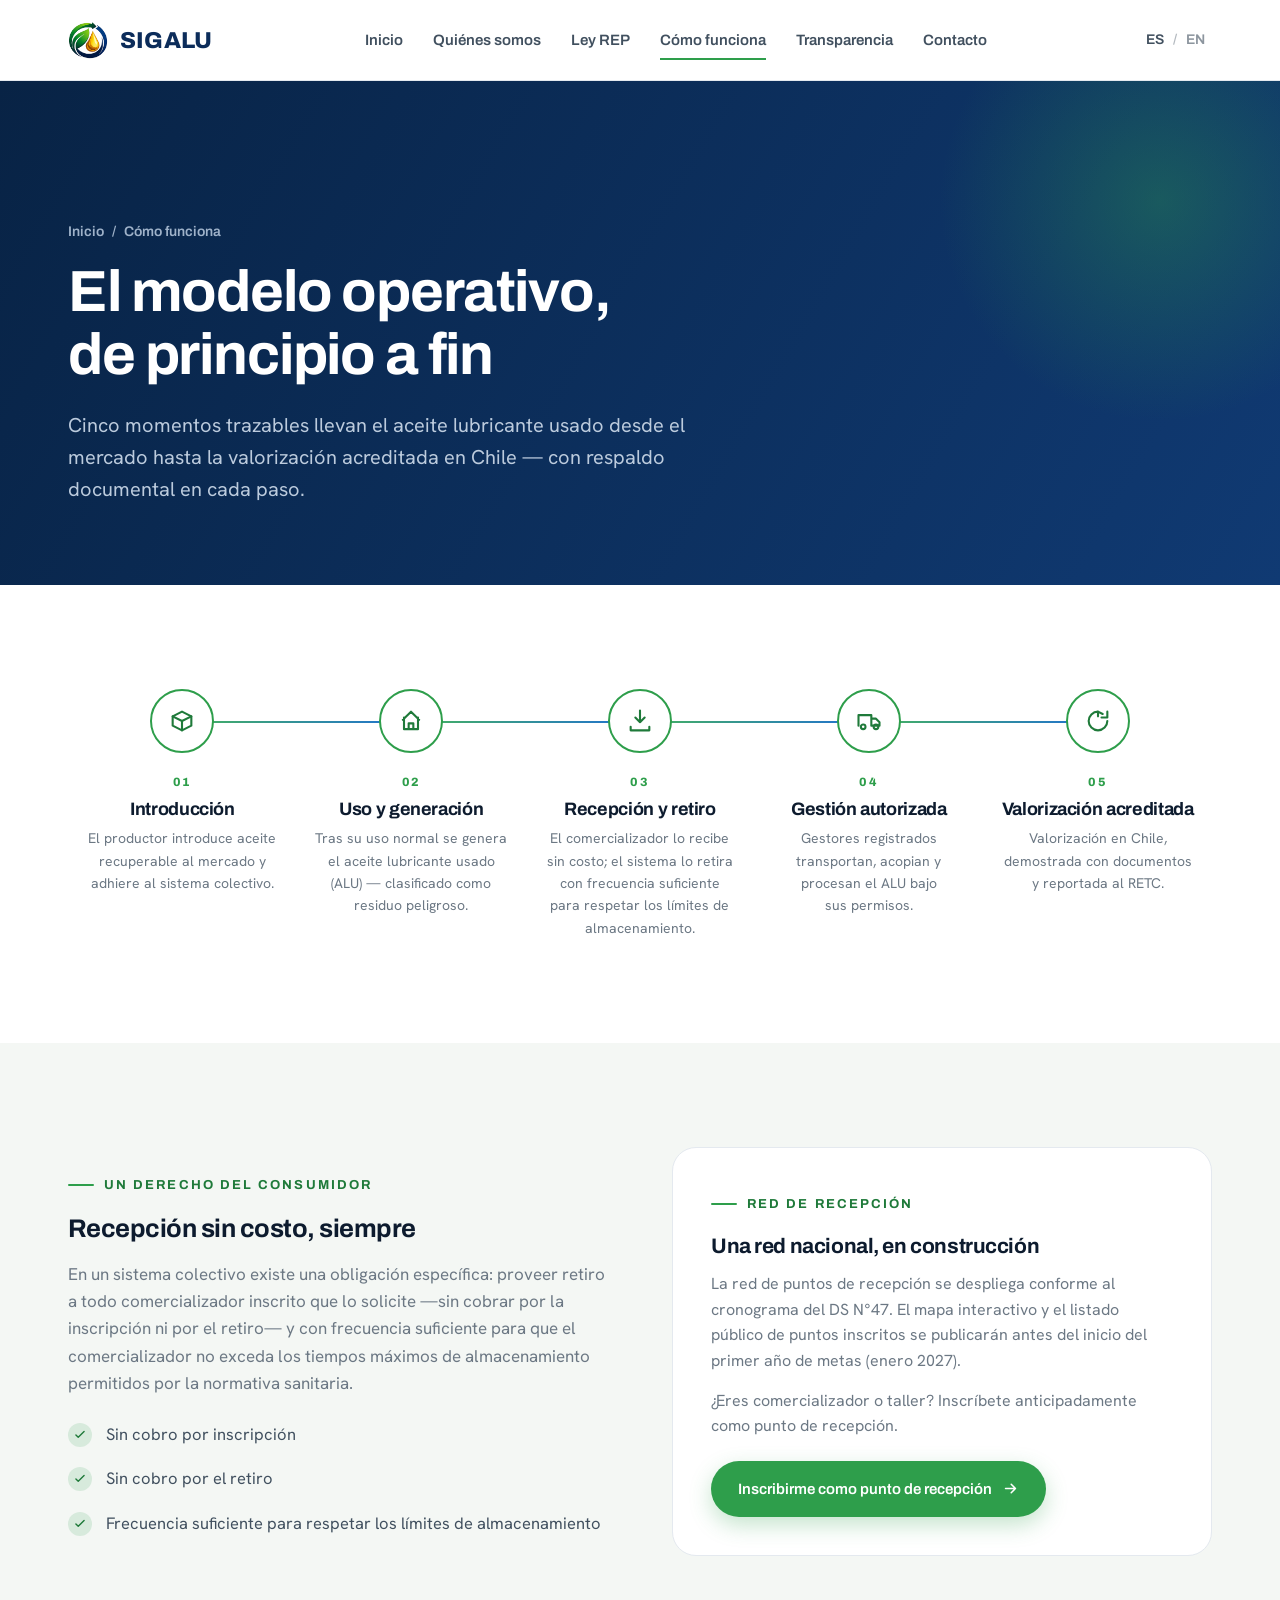
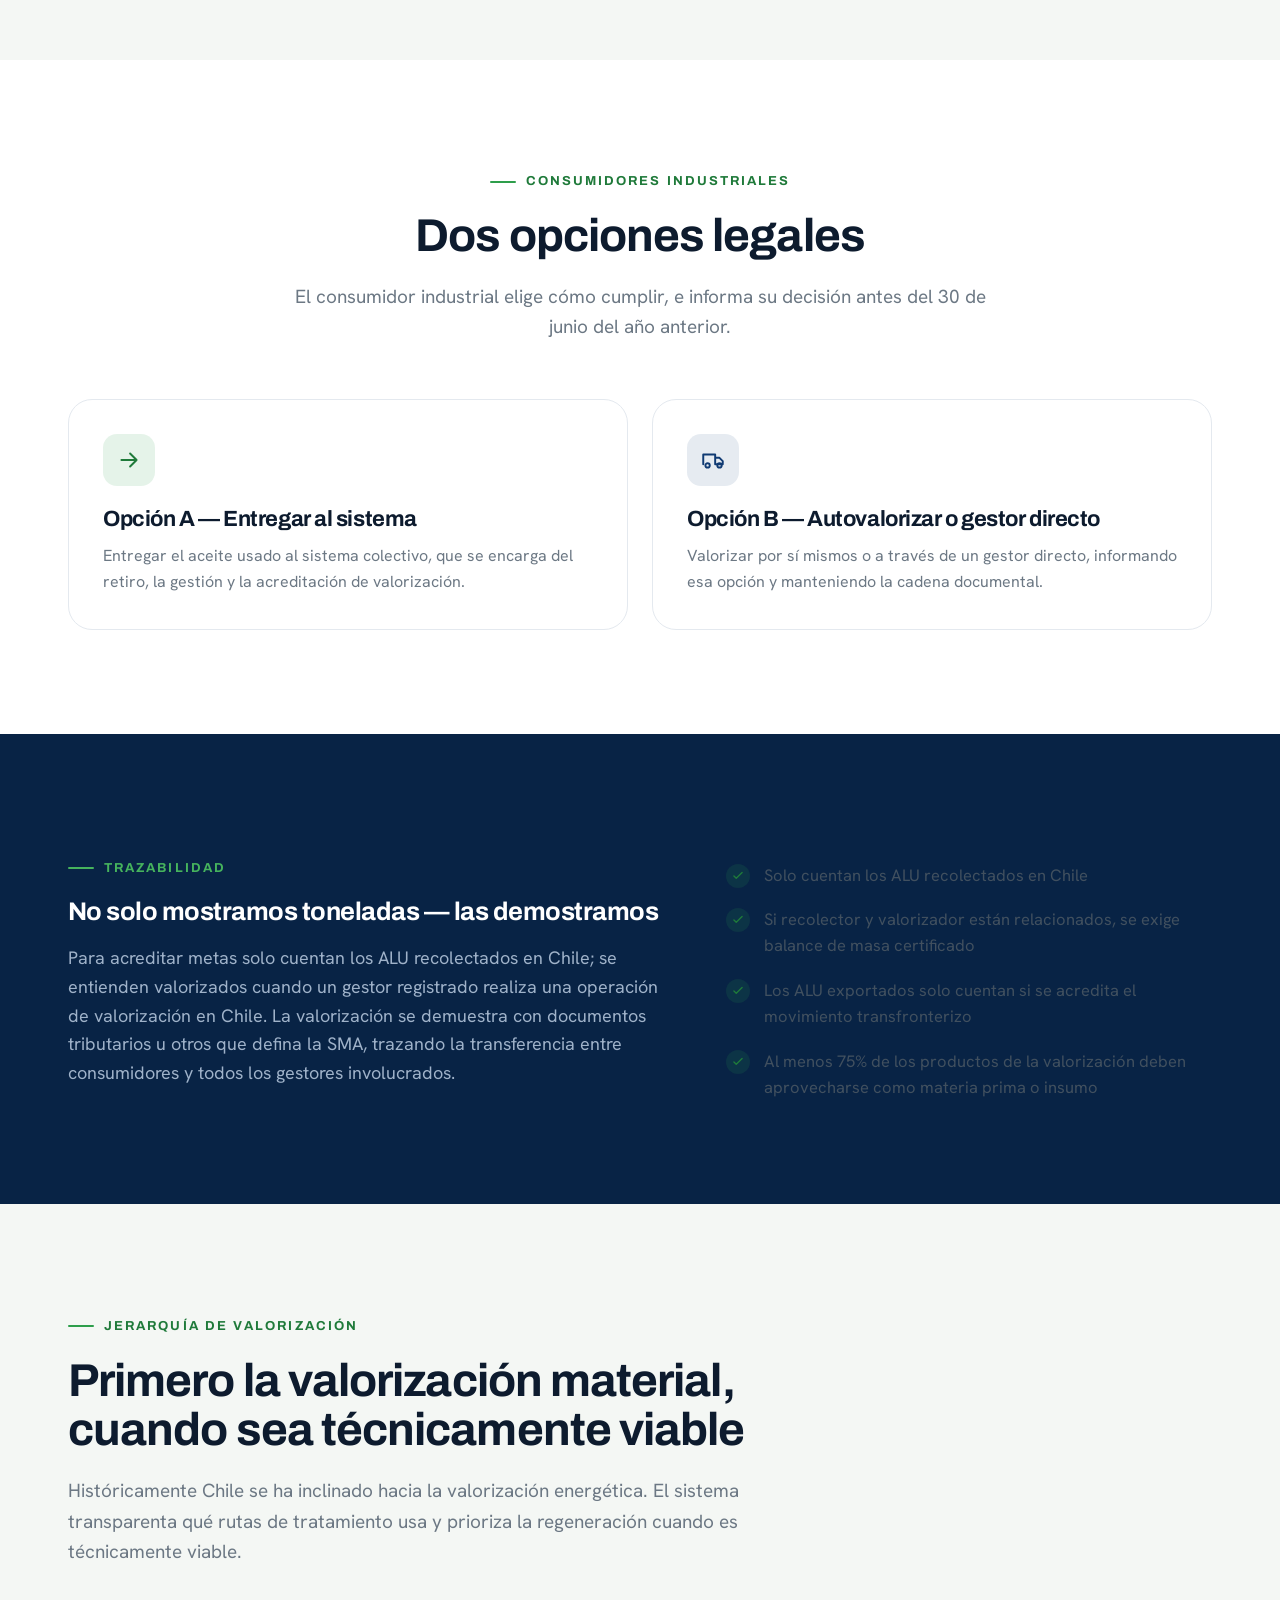
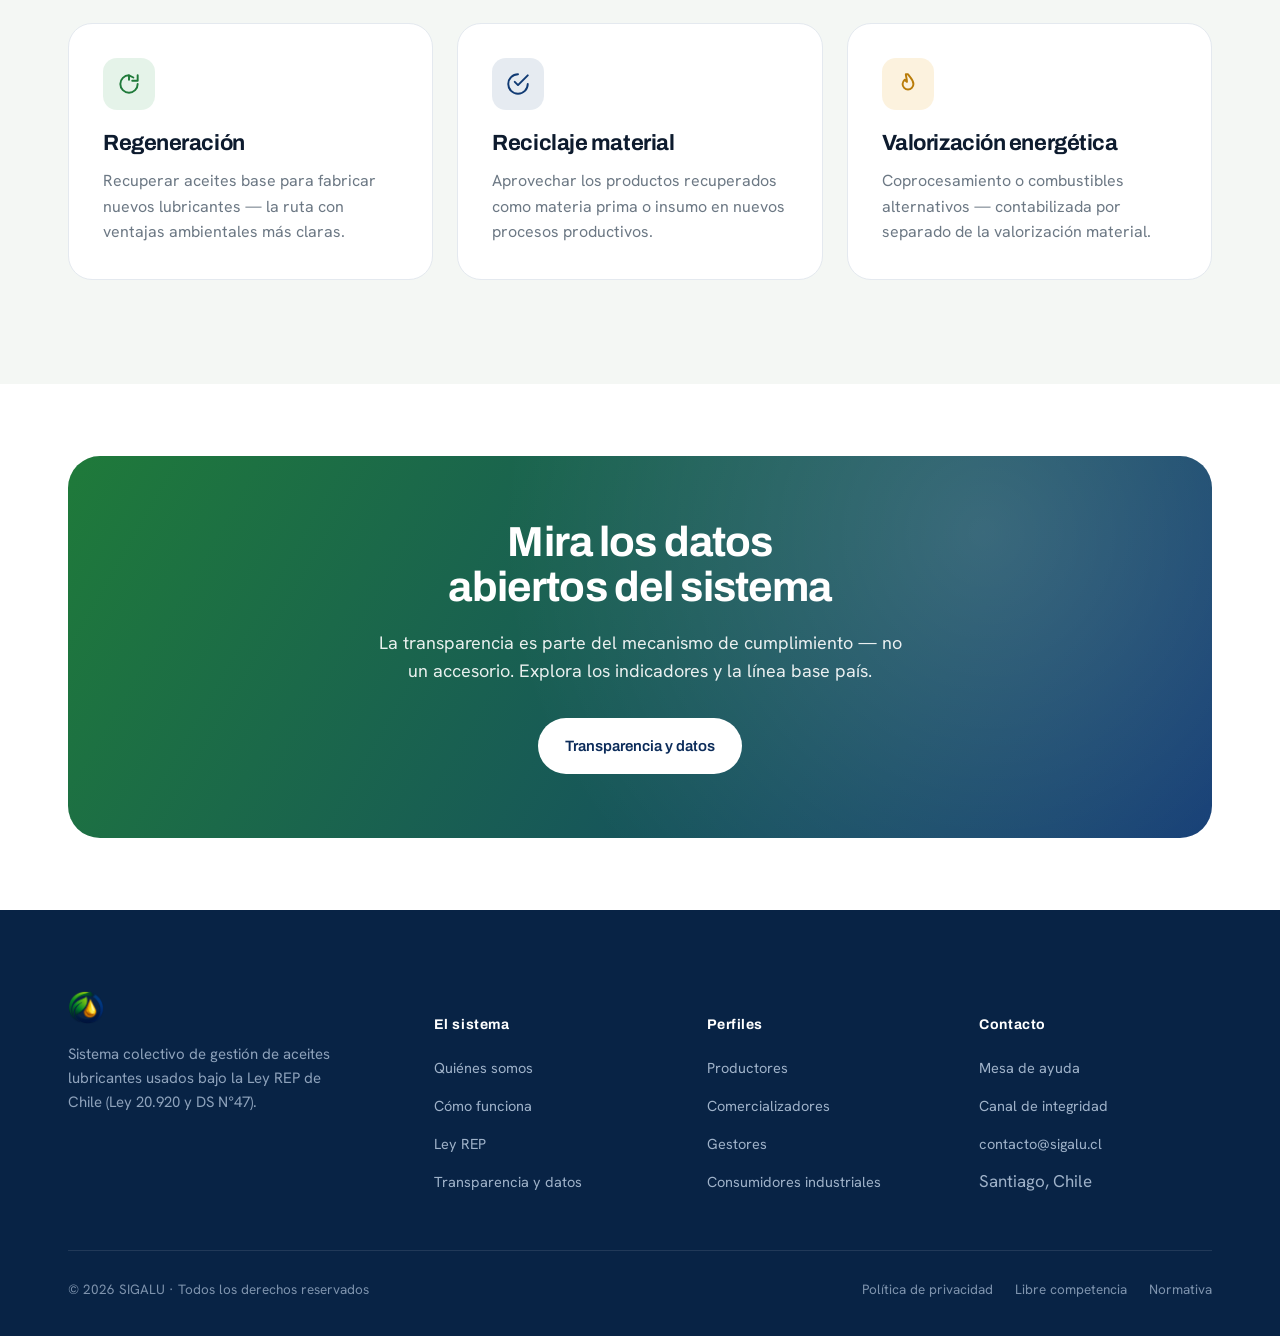
<file: como-funciona.html>
<!doctype html>
<html lang="es">
<head>
<meta charset="utf-8" />
<meta name="viewport" content="width=device-width, initial-scale=1" />
<title>Cómo funciona el sistema — SIGALU</title>
<meta name="description" content="Modelo operativo y trazabilidad del sistema colectivo de gestión de aceites lubricantes usados de SIGALU." />
<link rel="icon" type="image/png" href="assets/logo-icon.png" />
<link rel="stylesheet" href="styles.css" />
</head>
<body>

<header class="site-header static-solid">
  <div class="container bar">
    <a class="brand" href="index.html" aria-label="SIGALU inicio"><img class="mark" src="assets/logo-icon.png" alt="" /><span class="word">SIGALU</span></a>
    <nav class="nav">
      <a href="index.html" data-en="Home">Inicio</a>
      <a href="quienes-somos.html" data-en="About us">Quiénes somos</a>
      <a href="ley-rep.html" data-en="REP Law">Ley REP</a>
      <a href="como-funciona.html" class="active" data-en="How it works">Cómo funciona</a>
      <a href="transparencia.html" data-en="Transparency">Transparencia</a>
      <a href="contacto.html" data-en="Contact">Contacto</a>
    </nav>
    <div class="header-right">
      <div class="lang" role="group" aria-label="Idioma"><button data-lang="es" class="active">ES</button><span class="sep">/</span><button data-lang="en">EN</button></div>
      <button class="menu-toggle" aria-label="Menú"><span></span><span></span><span></span></button>
    </div>
  </div>
</header>
<nav class="mobile-nav">
  <a href="index.html" data-en="Home">Inicio</a>
  <a href="quienes-somos.html" data-en="About us">Quiénes somos</a>
  <a href="ley-rep.html" data-en="REP Law">Ley REP</a>
  <a href="como-funciona.html" data-en="How it works">Cómo funciona</a>
  <a href="transparencia.html" data-en="Transparency">Transparencia</a>
  <a href="contacto.html" data-en="Contact">Contacto</a>
</nav>

<section class="page-hero">
  <div class="container">
    <div class="crumbs"><a href="index.html" data-en="Home">Inicio</a><span>/</span><span data-en="How it works">Cómo funciona</span></div>
    <h1 data-en="The operating model, end to end">El modelo operativo, de principio a fin</h1>
    <p data-en="Five traceable moments take used lubricant oil from the market to accredited valorisation in Chile — backed by documentation at every step.">Cinco momentos trazables llevan el aceite lubricante usado desde el mercado hasta la valorización acreditada en Chile — con respaldo documental en cada paso.</p>
  </div>
</section>

<!-- Flujo detallado -->
<section class="section">
  <div class="container">
    <div class="flow reveal">
      <div class="flow-step">
        <div class="node"><svg viewBox="0 0 24 24" fill="none" stroke="currentColor" stroke-width="1.8"><path d="M4 8l8-4 8 4v8l-8 4-8-4V8z" stroke-linejoin="round"/><path d="M4 8l8 4 8-4M12 12v8" stroke-linecap="round" stroke-linejoin="round"/></svg></div>
        <div class="ftxt"><div class="st-num">01</div><h4 data-en="Introduction">Introducción</h4><p data-en="The producer places recoverable lubricant oil on the national market and adheres to the collective system.">El productor introduce aceite recuperable al mercado y adhiere al sistema colectivo.</p></div>
      </div>
      <div class="flow-step">
        <div class="node"><svg viewBox="0 0 24 24" fill="none" stroke="currentColor" stroke-width="1.8"><path d="M5 11l7-7 7 7M6 9v10h12V9M10 19v-5h4v5" stroke-linecap="round" stroke-linejoin="round"/></svg></div>
        <div class="ftxt"><div class="st-num">02</div><h4 data-en="Use & generation">Uso y generación</h4><p data-en="After normal use, the used lubricant oil (ALU) is generated — classified as hazardous waste.">Tras su uso normal se genera el aceite lubricante usado (ALU) — clasificado como residuo peligroso.</p></div>
      </div>
      <div class="flow-step">
        <div class="node"><svg viewBox="0 0 24 24" fill="none" stroke="currentColor" stroke-width="1.8"><path d="M12 3v10m0 0l-4-4m4 4l4-4M4 17v3h16v-3" stroke-linecap="round" stroke-linejoin="round"/></svg></div>
        <div class="ftxt"><div class="st-num">03</div><h4 data-en="Reception & pickup">Recepción y retiro</h4><p data-en="The distributor receives it at no cost; the system collects it with enough frequency to respect storage limits.">El comercializador lo recibe sin costo; el sistema lo retira con frecuencia suficiente para respetar los límites de almacenamiento.</p></div>
      </div>
      <div class="flow-step">
        <div class="node"><svg viewBox="0 0 24 24" fill="none" stroke="currentColor" stroke-width="1.8"><path d="M3 16V7h11v9M14 10h4l3 3v3h-7M7 19a2 2 0 100-4 2 2 0 000 4zM18 19a2 2 0 100-4 2 2 0 000 4z" stroke-linecap="round" stroke-linejoin="round"/></svg></div>
        <div class="ftxt"><div class="st-num">04</div><h4 data-en="Authorised management">Gestión autorizada</h4><p data-en="Registered managers transport, store and process the ALU under their permits.">Gestores registrados transportan, acopian y procesan el ALU bajo sus permisos.</p></div>
      </div>
      <div class="flow-step">
        <div class="node"><svg viewBox="0 0 24 24" fill="none" stroke="currentColor" stroke-width="1.8"><path d="M12 4a8 8 0 108 8M12 4v4M12 4l4 2M20 4v5h-5" stroke-linecap="round" stroke-linejoin="round"/></svg></div>
        <div class="ftxt"><div class="st-num">05</div><h4 data-en="Accredited valorisation">Valorización acreditada</h4><p data-en="Valorisation in Chile, demonstrated with documentation and reported to the RETC.">Valorización en Chile, demostrada con documentos y reportada al RETC.</p></div>
      </div>
    </div>
  </div>
</section>

<!-- Recepción sin costo -->
<section class="section section--soft">
  <div class="container">
    <div class="split">
      <div class="reveal">
        <span class="eyebrow" data-en="A consumer right">Un derecho del consumidor</span>
        <h2 data-en="Reception at no cost, always">Recepción sin costo, siempre</h2>
        <p style="margin-top:18px;font-size:17px;color:var(--muted)" data-en="In a collective system there is a specific obligation: to provide pickup to every registered distributor that requests it — without charging for registration or for collection — and with enough frequency so the distributor never exceeds the maximum storage times allowed by health rules.">En un sistema colectivo existe una obligación específica: proveer retiro a todo comercializador inscrito que lo solicite —sin cobrar por la inscripción ni por el retiro— y con frecuencia suficiente para que el comercializador no exceda los tiempos máximos de almacenamiento permitidos por la normativa sanitaria.</p>
        <ul class="feat-list">
          <li><span class="tick"><svg viewBox="0 0 24 24" fill="none" stroke="currentColor" stroke-width="2.4"><path d="M5 12l4 4 10-10" stroke-linecap="round" stroke-linejoin="round"/></svg></span><span data-en="No charge for registration">Sin cobro por inscripción</span></li>
          <li><span class="tick"><svg viewBox="0 0 24 24" fill="none" stroke="currentColor" stroke-width="2.4"><path d="M5 12l4 4 10-10" stroke-linecap="round" stroke-linejoin="round"/></svg></span><span data-en="No charge for pickup">Sin cobro por el retiro</span></li>
          <li><span class="tick"><svg viewBox="0 0 24 24" fill="none" stroke="currentColor" stroke-width="2.4"><path d="M5 12l4 4 10-10" stroke-linecap="round" stroke-linejoin="round"/></svg></span><span data-en="Sufficient frequency to respect storage limits">Frecuencia suficiente para respetar los límites de almacenamiento</span></li>
        </ul>
      </div>
      <div class="reveal d1">
        <div class="card" style="padding:38px">
          <span class="eyebrow" data-en="Reception network">Red de recepción</span>
          <h3 style="font-size:21px" data-en="A national network, under construction">Una red nacional, en construcción</h3>
          <p style="margin-top:14px;font-size:16px;color:var(--muted)" data-en="The reception point network is being deployed in line with the DS N°47 timeline. The interactive map and the public list of registered points will be published before the first year of targets begins (January 2027).">La red de puntos de recepción se despliega conforme al cronograma del DS N°47. El mapa interactivo y el listado público de puntos inscritos se publicarán antes del inicio del primer año de metas (enero 2027).</p>
          <p style="margin-top:14px;font-size:16px;color:var(--muted)" data-en="Are you a distributor or workshop? Register early as a reception point.">¿Eres comercializador o taller? Inscríbete anticipadamente como punto de recepción.</p>
          <a class="btn btn--primary" style="margin-top:22px" href="contacto.html"><span data-en="Register as a reception point">Inscribirme como punto de recepción</span>
            <svg viewBox="0 0 24 24" fill="none" stroke="currentColor" stroke-width="2.2"><path d="M5 12h14M13 6l6 6-6 6" stroke-linecap="round" stroke-linejoin="round"/></svg></a>
        </div>
      </div>
    </div>
  </div>
</section>

<!-- Consumidor industrial: árbol de decisión -->
<section class="section">
  <div class="container">
    <div class="section-head center reveal">
      <span class="eyebrow" data-en="Industrial consumers">Consumidores industriales</span>
      <h2 data-en="Two legal options">Dos opciones legales</h2>
      <p data-en="Industrial consumers choose how to comply, and must report their decision before 30 June of the prior year.">El consumidor industrial elige cómo cumplir, e informa su decisión antes del 30 de junio del año anterior.</p>
    </div>
    <div class="grid g-2">
      <div class="card reveal"><span class="chip chip--green"><svg viewBox="0 0 24 24" fill="none" stroke="currentColor" stroke-width="1.8"><path d="M5 12h14M13 6l6 6-6 6" stroke-linecap="round" stroke-linejoin="round"/></svg></span><h3 data-en="Option A — Hand over to the system">Opción A — Entregar al sistema</h3><p data-en="Deliver the used oil to the collective system, which handles pickup, management and accreditation of valorisation.">Entregar el aceite usado al sistema colectivo, que se encarga del retiro, la gestión y la acreditación de valorización.</p></div>
      <div class="card reveal d1"><span class="chip chip--navy"><svg viewBox="0 0 24 24" fill="none" stroke="currentColor" stroke-width="1.8"><path d="M3 16V7h11v9M14 10h4l3 3v3h-7M7 19a2 2 0 100-4 2 2 0 000 4zM18 19a2 2 0 100-4 2 2 0 000 4z" stroke-linecap="round" stroke-linejoin="round"/></svg></span><h3 data-en="Option B — Self-valorise or direct manager">Opción B — Autovalorizar o gestor directo</h3><p data-en="Valorise by themselves or through a direct manager, reporting that option and keeping the documentary chain.">Valorizar por sí mismos o a través de un gestor directo, informando esa opción y manteniendo la cadena documental.</p></div>
    </div>
  </div>
</section>

<!-- Trazabilidad -->
<section class="section section--dark">
  <div class="container">
    <div class="split split--wide">
      <div class="reveal">
        <span class="eyebrow" data-en="Traceability">Trazabilidad</span>
        <h2 data-en="We don't just show tonnes — we prove them">No solo mostramos toneladas — las demostramos</h2>
        <p style="margin-top:18px;color:#9fb2c9;font-size:18px" data-en="To count towards targets, only ALU collected in Chile qualify; they count as valorised when a registered manager performs a valorisation operation in Chile. Valorisation is demonstrated with tax or other documents defined by the SMA, tracing transfers between consumers and all managers involved.">Para acreditar metas solo cuentan los ALU recolectados en Chile; se entienden valorizados cuando un gestor registrado realiza una operación de valorización en Chile. La valorización se demuestra con documentos tributarios u otros que defina la SMA, trazando la transferencia entre consumidores y todos los gestores involucrados.</p>
      </div>
      <div class="reveal d1">
        <ul class="feat-list">
          <li><span class="tick"><svg viewBox="0 0 24 24" fill="none" stroke="currentColor" stroke-width="2.4"><path d="M5 12l4 4 10-10" stroke-linecap="round" stroke-linejoin="round"/></svg></span><span data-en="Only ALU collected in Chile count towards targets">Solo cuentan los ALU recolectados en Chile</span></li>
          <li><span class="tick"><svg viewBox="0 0 24 24" fill="none" stroke="currentColor" stroke-width="2.4"><path d="M5 12l4 4 10-10" stroke-linecap="round" stroke-linejoin="round"/></svg></span><span data-en="If collector and valoriser are related, a certified mass balance is required">Si recolector y valorizador están relacionados, se exige balance de masa certificado</span></li>
          <li><span class="tick"><svg viewBox="0 0 24 24" fill="none" stroke="currentColor" stroke-width="2.4"><path d="M5 12l4 4 10-10" stroke-linecap="round" stroke-linejoin="round"/></svg></span><span data-en="Exported ALU only count if transboundary movement rules are met">Los ALU exportados solo cuentan si se acredita el movimiento transfronterizo</span></li>
          <li><span class="tick"><svg viewBox="0 0 24 24" fill="none" stroke="currentColor" stroke-width="2.4"><path d="M5 12l4 4 10-10" stroke-linecap="round" stroke-linejoin="round"/></svg></span><span data-en="At least 75% of products from valorisation must be used as raw material or input">Al menos 75% de los productos de la valorización deben aprovecharse como materia prima o insumo</span></li>
        </ul>
      </div>
    </div>
  </div>
</section>

<!-- Tipos de valorización -->
<section class="section section--soft">
  <div class="container">
    <div class="section-head reveal">
      <span class="eyebrow" data-en="Valorisation hierarchy">Jerarquía de valorización</span>
      <h2 data-en="Material valorisation first, where technically viable">Primero la valorización material, cuando sea técnicamente viable</h2>
      <p data-en="Historically Chile has leaned towards energy valorisation. The system transparently reports which treatment routes it uses and prioritises regeneration where it is technically feasible.">Históricamente Chile se ha inclinado hacia la valorización energética. El sistema transparenta qué rutas de tratamiento usa y prioriza la regeneración cuando es técnicamente viable.</p>
    </div>
    <div class="grid g-3">
      <div class="card reveal"><span class="chip chip--green"><svg viewBox="0 0 24 24" fill="none" stroke="currentColor" stroke-width="1.8"><path d="M12 4a8 8 0 108 8M12 4v4M12 4l4 2M20 4v5h-5" stroke-linecap="round" stroke-linejoin="round"/></svg></span><h3 data-en="Regeneration">Regeneración</h3><p data-en="Recover base oils to make new lubricants — the route with the clearest environmental advantages.">Recuperar aceites base para fabricar nuevos lubricantes — la ruta con ventajas ambientales más claras.</p></div>
      <div class="card reveal d1"><span class="chip chip--navy"><svg viewBox="0 0 24 24" fill="none" stroke="currentColor" stroke-width="1.8"><path d="M21 12a9 9 0 11-9-9M21 4l-9 9-3-3" stroke-linecap="round" stroke-linejoin="round"/></svg></span><h3 data-en="Material recycling">Reciclaje material</h3><p data-en="Use the recovered products as raw material or input in new productive processes.">Aprovechar los productos recuperados como materia prima o insumo en nuevos procesos productivos.</p></div>
      <div class="card reveal d2"><span class="chip chip--gold"><svg viewBox="0 0 24 24" fill="none" stroke="currentColor" stroke-width="1.8"><path d="M12 3c2 3 5 5 5 9a5 5 0 11-10 0c0-2 1-3 2-4 .5 1 1 1.5 2 2 0-3-1-5-1-7z" stroke-linejoin="round"/></svg></span><h3 data-en="Energy valorisation">Valorización energética</h3><p data-en="Co-processing or alternative fuels — accounted for separately from material valorisation.">Coprocesamiento o combustibles alternativos — contabilizada por separado de la valorización material.</p></div>
    </div>
  </div>
</section>

<section class="section section--tight">
  <div class="container">
    <div class="cta-band reveal">
      <h2 data-en="See the system's open data">Mira los datos abiertos del sistema</h2>
      <p data-en="Transparency is part of the compliance mechanism — not an accessory. Explore the indicators and the country baseline.">La transparencia es parte del mecanismo de cumplimiento — no un accesorio. Explora los indicadores y la línea base país.</p>
      <div class="btn-row"><a class="btn btn--white" href="transparencia.html" data-en="Transparency & data">Transparencia y datos</a></div>
    </div>
  </div>
</section>

<footer class="footer">
  <div class="container">
    <div class="footer-top">
      <div class="f-brand"><img src="assets/logo-icon.png" alt="SIGALU" /><p data-en="Collective system for the management of used lubricant oils under Chile's REP Law (Law 20.920 and DS N°47).">Sistema colectivo de gestión de aceites lubricantes usados bajo la Ley REP de Chile (Ley 20.920 y DS N°47).</p></div>
      <div><h5 data-en="The system">El sistema</h5><ul><li><a href="quienes-somos.html" data-en="About us">Quiénes somos</a></li><li><a href="como-funciona.html" data-en="How it works">Cómo funciona</a></li><li><a href="ley-rep.html" data-en="REP Law">Ley REP</a></li><li><a href="transparencia.html" data-en="Transparency & data">Transparencia y datos</a></li></ul></div>
      <div><h5 data-en="Profiles">Perfiles</h5><ul><li><a href="contacto.html" data-en="Producers">Productores</a></li><li><a href="contacto.html" data-en="Distributors">Comercializadores</a></li><li><a href="contacto.html" data-en="Managers">Gestores</a></li><li><a href="contacto.html" data-en="Industrial consumers">Consumidores industriales</a></li></ul></div>
      <div><h5 data-en="Contact">Contacto</h5><ul><li><a href="contacto.html" data-en="Help desk">Mesa de ayuda</a></li><li><a href="contacto.html" data-en="Integrity channel">Canal de integridad</a></li><li><a href="mailto:contacto@sigalu.cl">contacto@sigalu.cl</a></li><li><span data-en="Santiago, Chile">Santiago, Chile</span></li></ul></div>
    </div>
    <div class="footer-bottom">
      <span>© 2026 SIGALU · <span data-en="All rights reserved">Todos los derechos reservados</span></span>
      <div class="links"><a href="privacidad.html" data-en="Privacy policy">Política de privacidad</a><a href="libre-competencia.html" data-en="Free competition">Libre competencia</a><a href="ley-rep.html" data-en="Regulations">Normativa</a></div>
    </div>
  </div>
</footer>

<script src="site.js"></script>
</body>
</html>
</file>
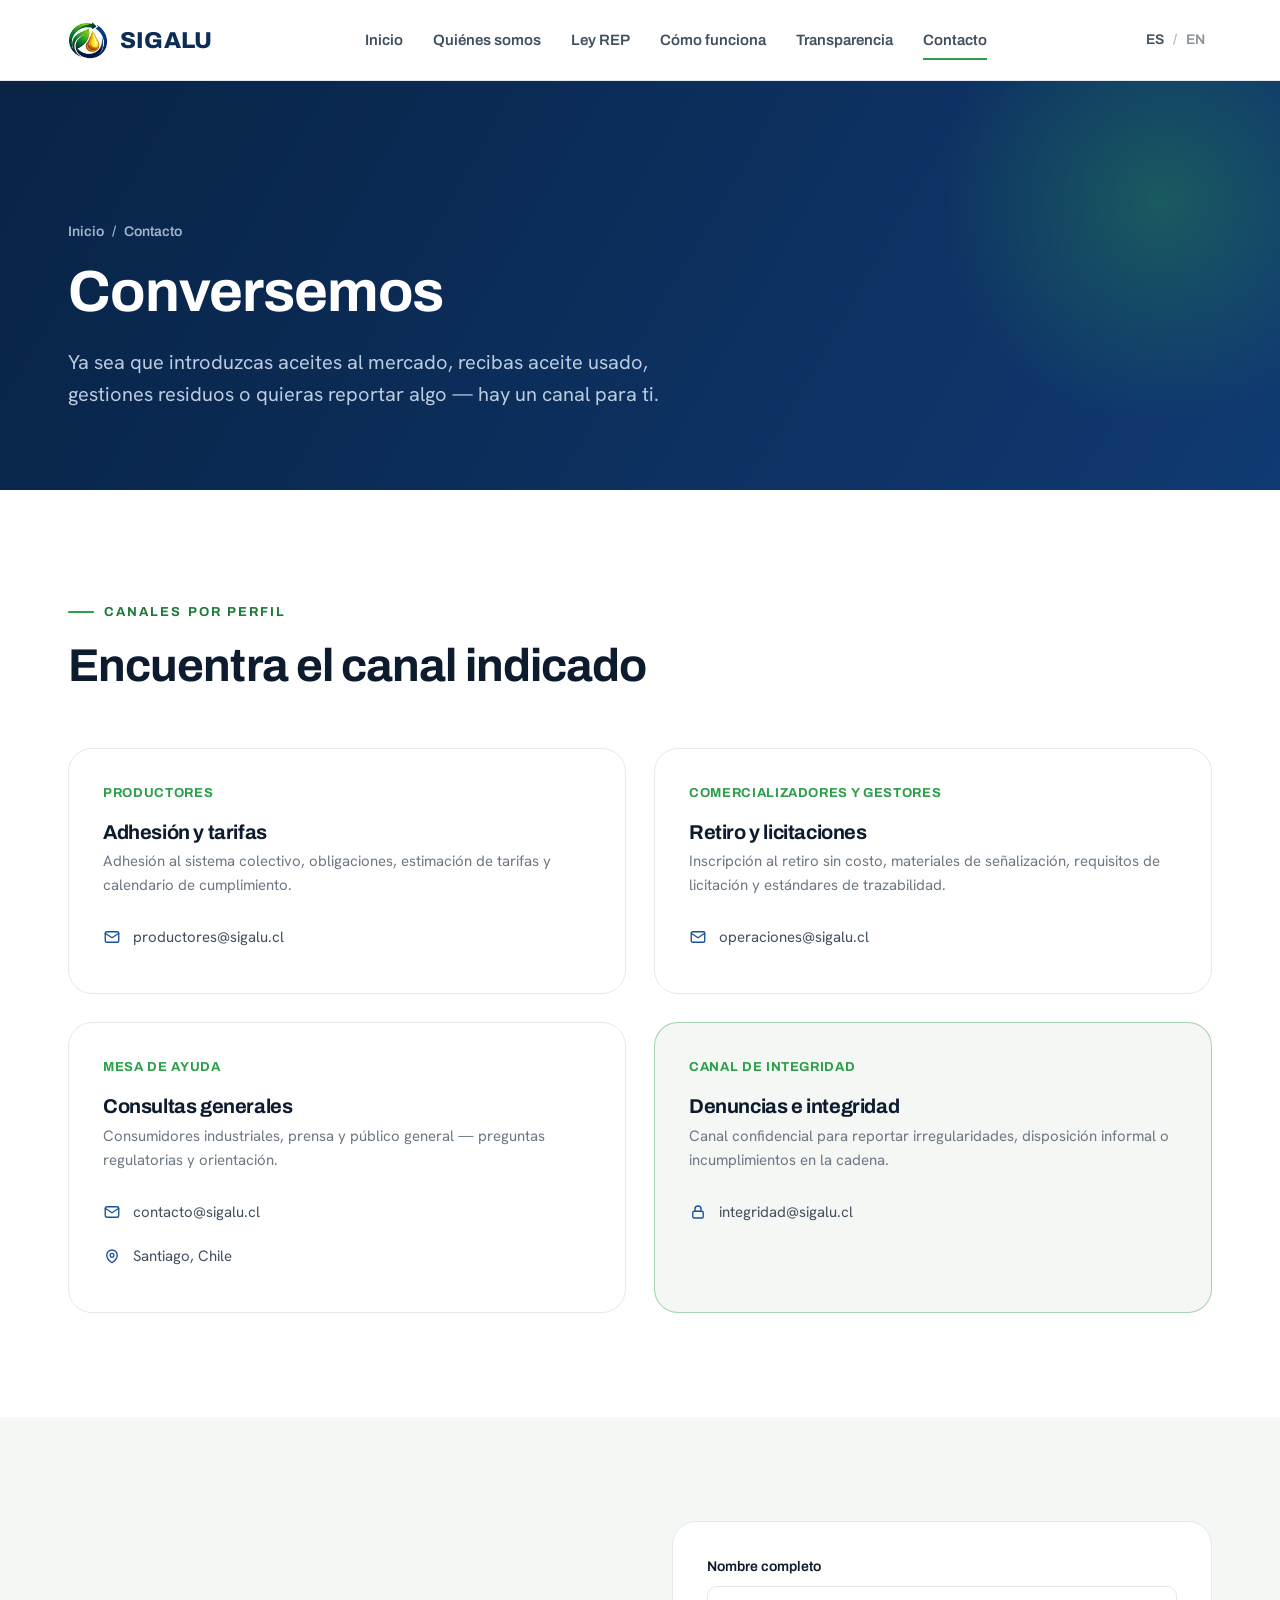
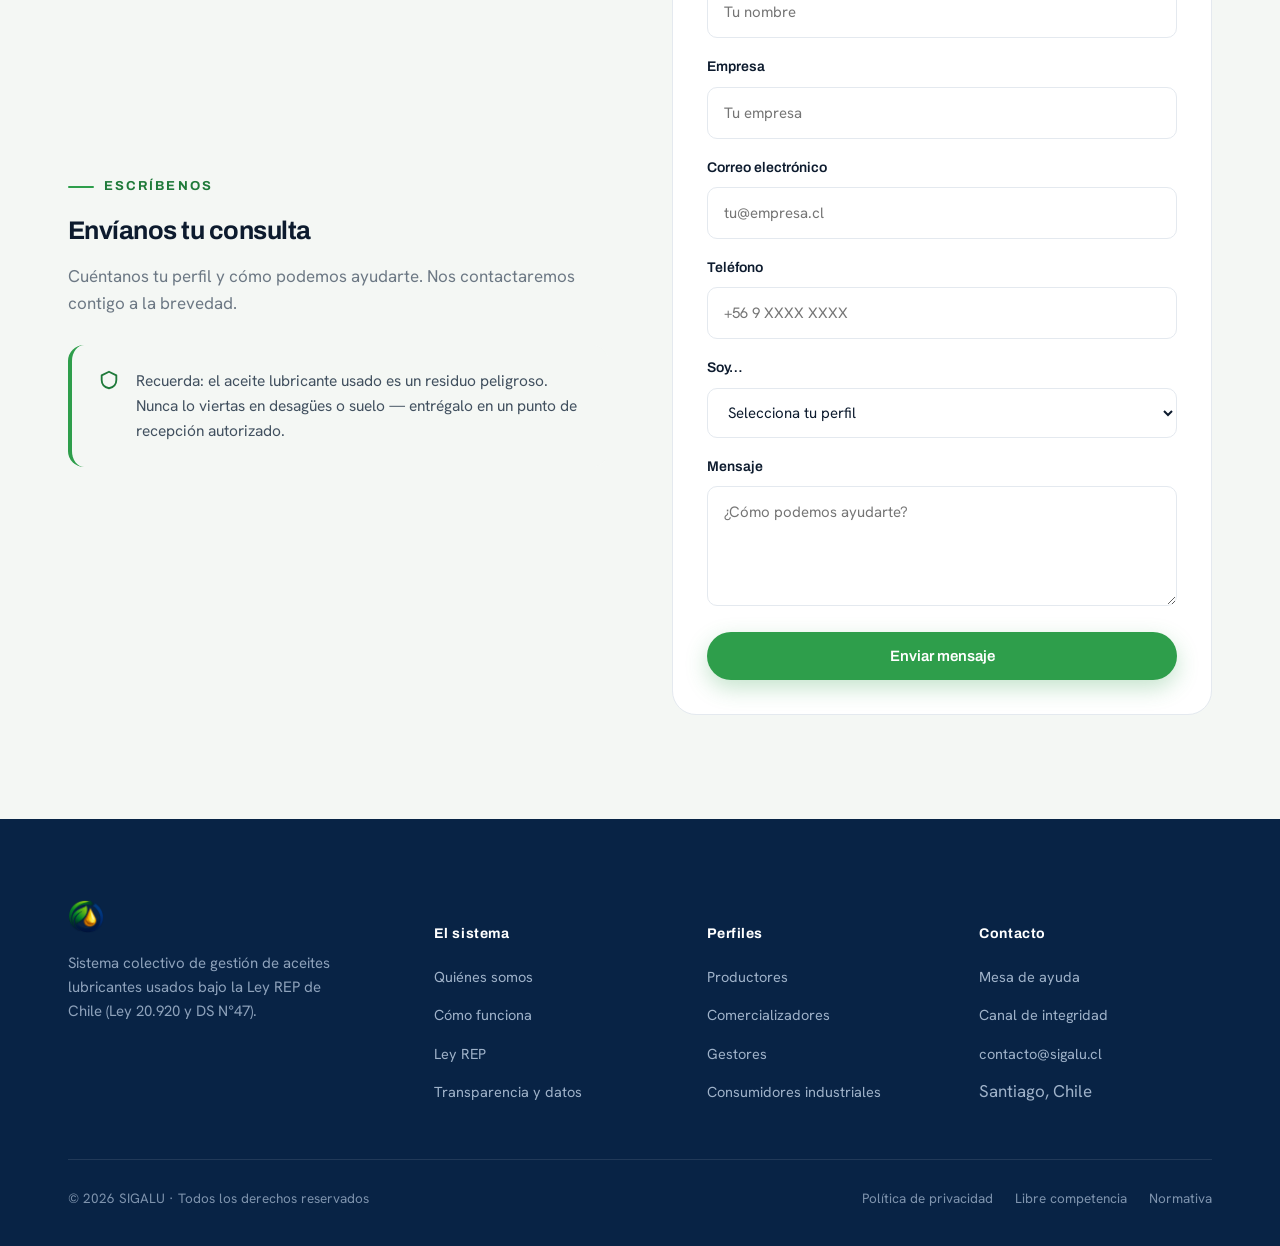
<file: contacto.html>
<!doctype html>
<html lang="es">
<head>
<meta charset="utf-8" />
<meta name="viewport" content="width=device-width, initial-scale=1" />
<title>Contacto — SIGALU</title>
<meta name="description" content="Canales de contacto por perfil, mesa de ayuda y canal de integridad de SIGALU." />
<link rel="icon" type="image/png" href="assets/logo-icon.png" />
<link rel="stylesheet" href="styles.css" />
<script src="https://www.google.com/recaptcha/api.js" async defer></script>
</head>
<body>

<header class="site-header static-solid">
  <div class="container bar">
    <a class="brand" href="index.html" aria-label="SIGALU inicio"><img class="mark" src="assets/logo-icon.png" alt="" /><span class="word">SIGALU</span></a>
    <nav class="nav">
      <a href="index.html" data-en="Home">Inicio</a>
      <a href="quienes-somos.html" data-en="About us">Quiénes somos</a>
      <a href="ley-rep.html" data-en="REP Law">Ley REP</a>
      <a href="como-funciona.html" data-en="How it works">Cómo funciona</a>
      <a href="transparencia.html" data-en="Transparency">Transparencia</a>
      <a href="contacto.html" class="active" data-en="Contact">Contacto</a>
    </nav>
    <div class="header-right">
      <div class="lang" role="group" aria-label="Idioma"><button data-lang="es" class="active">ES</button><span class="sep">/</span><button data-lang="en">EN</button></div>
      <button class="menu-toggle" aria-label="Menú"><span></span><span></span><span></span></button>
    </div>
  </div>
</header>
<nav class="mobile-nav">
  <a href="index.html" data-en="Home">Inicio</a>
  <a href="quienes-somos.html" data-en="About us">Quiénes somos</a>
  <a href="ley-rep.html" data-en="REP Law">Ley REP</a>
  <a href="como-funciona.html" data-en="How it works">Cómo funciona</a>
  <a href="transparencia.html" data-en="Transparency">Transparencia</a>
  <a href="contacto.html" data-en="Contact">Contacto</a>
</nav>

<section class="page-hero">
  <div class="container">
    <div class="crumbs"><a href="index.html" data-en="Home">Inicio</a><span>/</span><span data-en="Contact">Contacto</span></div>
    <h1 data-en="Let's talk">Conversemos</h1>
    <p data-en="Whether you place oils on the market, receive used oil, manage waste or want to report something — there is a channel for you.">Ya sea que introduzcas aceites al mercado, recibas aceite usado, gestiones residuos o quieras reportar algo — hay un canal para ti.</p>
  </div>
</section>

<!-- Canales por perfil -->
<section class="section">
  <div class="container">
    <div class="section-head reveal">
      <span class="eyebrow" data-en="Channels by profile">Canales por perfil</span>
      <h2 data-en="Find the right channel">Encuentra el canal indicado</h2>
    </div>
    <div class="contact-grid">
      <div class="contact-card reveal">
        <span class="who" data-en="Producers">Productores</span>
        <h3 data-en="Adhesion & fees">Adhesión y tarifas</h3>
        <p style="color:var(--muted);font-size:15px;margin-bottom:18px" data-en="Adhesion to the collective system, obligations, fee estimates and compliance calendar.">Adhesión al sistema colectivo, obligaciones, estimación de tarifas y calendario de cumplimiento.</p>
        <div class="row"><svg viewBox="0 0 24 24" fill="none" stroke="currentColor" stroke-width="1.8"><rect x="3" y="5" width="18" height="14" rx="2"/><path d="M3 7l9 6 9-6" stroke-linecap="round"/></svg><a href="mailto:productores@sigalu.cl">productores@sigalu.cl</a></div>
      </div>
      <div class="contact-card reveal d1">
        <span class="who" data-en="Distributors & managers">Comercializadores y gestores</span>
        <h3 data-en="Pickup & tenders">Retiro y licitaciones</h3>
        <p style="color:var(--muted);font-size:15px;margin-bottom:18px" data-en="Registration for free pickup, signage materials, tender requirements and traceability standards.">Inscripción al retiro sin costo, materiales de señalización, requisitos de licitación y estándares de trazabilidad.</p>
        <div class="row"><svg viewBox="0 0 24 24" fill="none" stroke="currentColor" stroke-width="1.8"><rect x="3" y="5" width="18" height="14" rx="2"/><path d="M3 7l9 6 9-6" stroke-linecap="round"/></svg><a href="mailto:operaciones@sigalu.cl">operaciones@sigalu.cl</a></div>
      </div>
      <div class="contact-card reveal d2">
        <span class="who" data-en="Help desk">Mesa de ayuda</span>
        <h3 data-en="General enquiries">Consultas generales</h3>
        <p style="color:var(--muted);font-size:15px;margin-bottom:18px" data-en="Industrial consumers, press and the general public — regulatory questions and guidance.">Consumidores industriales, prensa y público general — preguntas regulatorias y orientación.</p>
        <div class="row"><svg viewBox="0 0 24 24" fill="none" stroke="currentColor" stroke-width="1.8"><rect x="3" y="5" width="18" height="14" rx="2"/><path d="M3 7l9 6 9-6" stroke-linecap="round"/></svg><a href="mailto:contacto@sigalu.cl">contacto@sigalu.cl</a></div>
        <div class="row"><svg viewBox="0 0 24 24" fill="none" stroke="currentColor" stroke-width="1.8"><path d="M12 21s-7-4.5-7-10a7 7 0 0114 0c0 5.5-7 10-7 10z" stroke-linejoin="round"/><circle cx="12" cy="11" r="2.5"/></svg><span data-en="Santiago, Chile">Santiago, Chile</span></div>
      </div>
      <div class="contact-card reveal d3" style="border-color:rgba(46,158,75,.4);background:var(--soft)">
        <span class="who" data-en="Integrity channel">Canal de integridad</span>
        <h3 data-en="Reports & complaints">Denuncias e integridad</h3>
        <p style="color:var(--muted);font-size:15px;margin-bottom:18px" data-en="Confidential channel to report irregularities, informal disposal or non-compliance in the chain.">Canal confidencial para reportar irregularidades, disposición informal o incumplimientos en la cadena.</p>
        <div class="row"><svg viewBox="0 0 24 24" fill="none" stroke="currentColor" stroke-width="1.8"><rect x="5" y="11" width="14" height="9" rx="2"/><path d="M8 11V8a4 4 0 018 0v3" stroke-linecap="round"/></svg><a href="mailto:integridad@sigalu.cl">integridad@sigalu.cl</a></div>
      </div>
    </div>
  </div>
</section>

<!-- Formulario -->
<section class="section section--soft">
  <div class="container">
    <div class="split">
      <div class="reveal">
        <span class="eyebrow" data-en="Write to us">Escríbenos</span>
        <h2 data-en="Send us your enquiry">Envíanos tu consulta</h2>
        <p style="margin-top:18px;font-size:17px;color:var(--muted)" data-en="Tell us your profile and how we can help. We will get back to you as soon as possible.">Cuéntanos tu perfil y cómo podemos ayudarte. Nos contactaremos contigo a la brevedad.</p>
        <div class="note green" style="margin-top:28px">
          <span class="ico"><svg viewBox="0 0 24 24" fill="none" stroke="currentColor" stroke-width="2" width="22" height="22"><path d="M12 3l8 4v5c0 5-3.5 8-8 9-4.5-1-8-4-8-9V7l8-4z" stroke-linejoin="round"/></svg></span>
          <p data-en="Remember: used lubricant oil is hazardous waste. Never pour it down drains or soil — hand it over at an authorised reception point.">Recuerda: el aceite lubricante usado es un residuo peligroso. Nunca lo viertas en desagües o suelo — entrégalo en un punto de recepción autorizado.</p>
        </div>
      </div>
      <div class="reveal d1">
        <div class="contact-card">
          <form id="crm-form">
            <div class="form-field">
              <label data-en="Full name">Nombre completo</label>
              <input id="f-nombre" type="text" name="nombre" required data-en-ph="Your name" placeholder="Tu nombre" />
            </div>
            <div class="form-field">
              <label data-en="Company">Empresa</label>
              <input id="f-empresa" type="text" name="empresa" data-en-ph="Your company" placeholder="Tu empresa" />
            </div>
            <div class="form-field">
              <label data-en="Email">Correo electrónico</label>
              <input id="f-email" type="email" name="email" required data-en-ph="you@company.cl" placeholder="tu@empresa.cl" />
            </div>
            <div class="form-field">
              <label data-en="Phone">Teléfono</label>
              <input id="f-telefono" type="tel" name="telefono" data-en-ph="+56 9 XXXX XXXX" placeholder="+56 9 XXXX XXXX" />
            </div>
            <div class="form-field">
              <label data-en="I am a…">Soy…</label>
              <select id="f-perfil" name="perfil" required>
                <option value="" data-en="Select your profile">Selecciona tu perfil</option>
                <option value="Productor" data-en="Producer">Productor</option>
                <option value="Comercializador" data-en="Distributor">Comercializador</option>
                <option value="Gestor autorizado" data-en="Authorised manager">Gestor autorizado</option>
                <option value="Consumidor industrial" data-en="Industrial consumer">Consumidor industrial</option>
                <option value="Prensa / público general" data-en="Press / general public">Prensa / público general</option>
              </select>
            </div>
            <div class="form-field">
              <label data-en="Message">Mensaje</label>
              <textarea id="f-mensaje" name="mensaje" required data-en-ph="How can we help you?" placeholder="¿Cómo podemos ayudarte?"></textarea>
            </div>

            <!-- Estado: enviando -->
            <div id="form-sending" style="display:none;text-align:center;padding:10px 0;color:var(--navy-700);font-family:var(--font-display);font-weight:600;font-size:15px;">
              <svg style="width:20px;height:20px;vertical-align:middle;margin-right:8px;animation:spin 1s linear infinite" viewBox="0 0 24 24" fill="none" stroke="currentColor" stroke-width="2.2"><path d="M12 2v4M12 18v4M4.93 4.93l2.83 2.83M16.24 16.24l2.83 2.83M2 12h4M18 12h4M4.93 19.07l2.83-2.83M16.24 7.76l2.83-2.83" stroke-linecap="round"/></svg>
              <span data-en="Sending…">Enviando…</span>
            </div>
            <!-- Estado: éxito -->
            <div id="form-ok" style="display:none;background:var(--soft);border:1px solid var(--green-600);border-radius:var(--r);padding:20px 24px;text-align:center;">
              <svg style="width:36px;height:36px;color:var(--green-600);margin-bottom:10px" viewBox="0 0 24 24" fill="none" stroke="currentColor" stroke-width="2"><path d="M9 12l2 2 4-4" stroke-linecap="round" stroke-linejoin="round"/><circle cx="12" cy="12" r="9"/></svg>
              <p style="font-family:var(--font-display);font-weight:700;color:var(--ink);font-size:17px;margin-bottom:4px" data-en="Message sent!">¡Mensaje enviado!</p>
              <p style="font-size:14px;color:var(--muted)" data-en="We've received your enquiry and will contact you as soon as possible.">Recibimos tu consulta y nos contactaremos contigo a la brevedad.</p>
              <p style="margin-top:10px;font-size:13px;color:var(--muted)" data-en="Case number:">Número de caso: <strong id="case-number" style="font-family:var(--font-display);color:var(--navy-700);letter-spacing:.04em"></strong></p>
            </div>
            <!-- Estado: error -->
            <div id="form-err" style="display:none;background:rgba(220,38,38,.06);border:1px solid rgba(220,38,38,.3);border-radius:var(--r);padding:16px 20px;text-align:center;font-size:14px;color:#b91c1c;font-family:var(--font-display);font-weight:600;">
              <span data-en="Error sending. Please email us at ">Error al enviar. Por favor escríbenos a </span><a href="mailto:contacto@sigalu.cl" style="color:inherit">contacto@sigalu.cl</a>
            </div>

            <div class="g-recaptcha" data-sitekey="6LeGwQwtAAAAAOgyyAFKQ8p_UsXPias47h332Lgc" style="margin-bottom:16px"></div>
            <p id="captcha-err" style="display:none;color:#b91c1c;font-size:13px;margin-bottom:10px;font-family:var(--font-display);font-weight:600">Por favor completa el captcha antes de enviar.</p>

            <button id="f-submit" type="submit" class="btn btn--primary" style="width:100%" data-en="Send message">Enviar mensaje</button>
          </form>

          <style>
            @keyframes spin { to { transform: rotate(360deg); } }
          </style>

          <script>
          (function () {
            var API = 'https://sigalu-api-c4awcvg2hacqeubm.eastus2-01.azurewebsites.net/api/contacto';

            var form       = document.getElementById('crm-form');
            var sending    = document.getElementById('form-sending');
            var okBox      = document.getElementById('form-ok');
            var errBox     = document.getElementById('form-err');
            var captchaErr = document.getElementById('captcha-err');
            var submit     = document.getElementById('f-submit');

            form.addEventListener('submit', function (e) {
              e.preventDefault();

              // Verificar captcha completado
              var captchaToken = grecaptcha.getResponse();
              if (!captchaToken) {
                captchaErr.style.display = 'block';
                return;
              }
              captchaErr.style.display = 'none';

              sending.style.display = 'block';
              okBox.style.display   = 'none';
              errBox.style.display  = 'none';
              submit.style.display  = 'none';

              var payload = {
                nombre:         document.getElementById('f-nombre').value.trim(),
                empresa:        document.getElementById('f-empresa').value.trim(),
                email:          document.getElementById('f-email').value.trim(),
                telefono:       document.getElementById('f-telefono').value.trim(),
                perfil:         document.getElementById('f-perfil').value,
                mensaje:        document.getElementById('f-mensaje').value.trim(),
                captchaToken:   captchaToken,
              };

              fetch(API, {
                method:  'POST',
                headers: { 'Content-Type': 'application/json' },
                body:    JSON.stringify(payload),
              })
              .then(function (r) { return r.json(); })
              .then(function (data) {
                sending.style.display = 'none';
                if (data.ok) {
                  document.getElementById('case-number').textContent = data.case || '';
                  okBox.style.display = 'block';
                  form.reset();
                  grecaptcha.reset();
                } else {
                  errBox.style.display  = 'block';
                  submit.style.display  = 'block';
                  grecaptcha.reset();
                }
              })
              .catch(function () {
                sending.style.display = 'none';
                errBox.style.display  = 'block';
                submit.style.display  = 'block';
                grecaptcha.reset();
              });
            });
          })();
          </script>
        </div>
      </div>
    </div>
  </div>
</section>

<footer class="footer">
  <div class="container">
    <div class="footer-top">
      <div class="f-brand"><img src="assets/logo-icon.png" alt="SIGALU" /><p data-en="Collective system for the management of used lubricant oils under Chile's REP Law (Law 20.920 and DS N°47).">Sistema colectivo de gestión de aceites lubricantes usados bajo la Ley REP de Chile (Ley 20.920 y DS N°47).</p></div>
      <div><h5 data-en="The system">El sistema</h5><ul><li><a href="quienes-somos.html" data-en="About us">Quiénes somos</a></li><li><a href="como-funciona.html" data-en="How it works">Cómo funciona</a></li><li><a href="ley-rep.html" data-en="REP Law">Ley REP</a></li><li><a href="transparencia.html" data-en="Transparency & data">Transparencia y datos</a></li></ul></div>
      <div><h5 data-en="Profiles">Perfiles</h5><ul><li><a href="contacto.html" data-en="Producers">Productores</a></li><li><a href="contacto.html" data-en="Distributors">Comercializadores</a></li><li><a href="contacto.html" data-en="Managers">Gestores</a></li><li><a href="contacto.html" data-en="Industrial consumers">Consumidores industriales</a></li></ul></div>
      <div><h5 data-en="Contact">Contacto</h5><ul><li><a href="contacto.html" data-en="Help desk">Mesa de ayuda</a></li><li><a href="contacto.html" data-en="Integrity channel">Canal de integridad</a></li><li><a href="mailto:contacto@sigalu.cl">contacto@sigalu.cl</a></li><li><span data-en="Santiago, Chile">Santiago, Chile</span></li></ul></div>
    </div>
    <div class="footer-bottom">
      <span>© 2026 SIGALU · <span data-en="All rights reserved">Todos los derechos reservados</span></span>
      <div class="links"><a href="privacidad.html" data-en="Privacy policy">Política de privacidad</a><a href="libre-competencia.html" data-en="Free competition">Libre competencia</a><a href="ley-rep.html" data-en="Regulations">Normativa</a></div>
    </div>
  </div>
</footer>

<script src="site.js"></script>
</body>
</html>
</file>
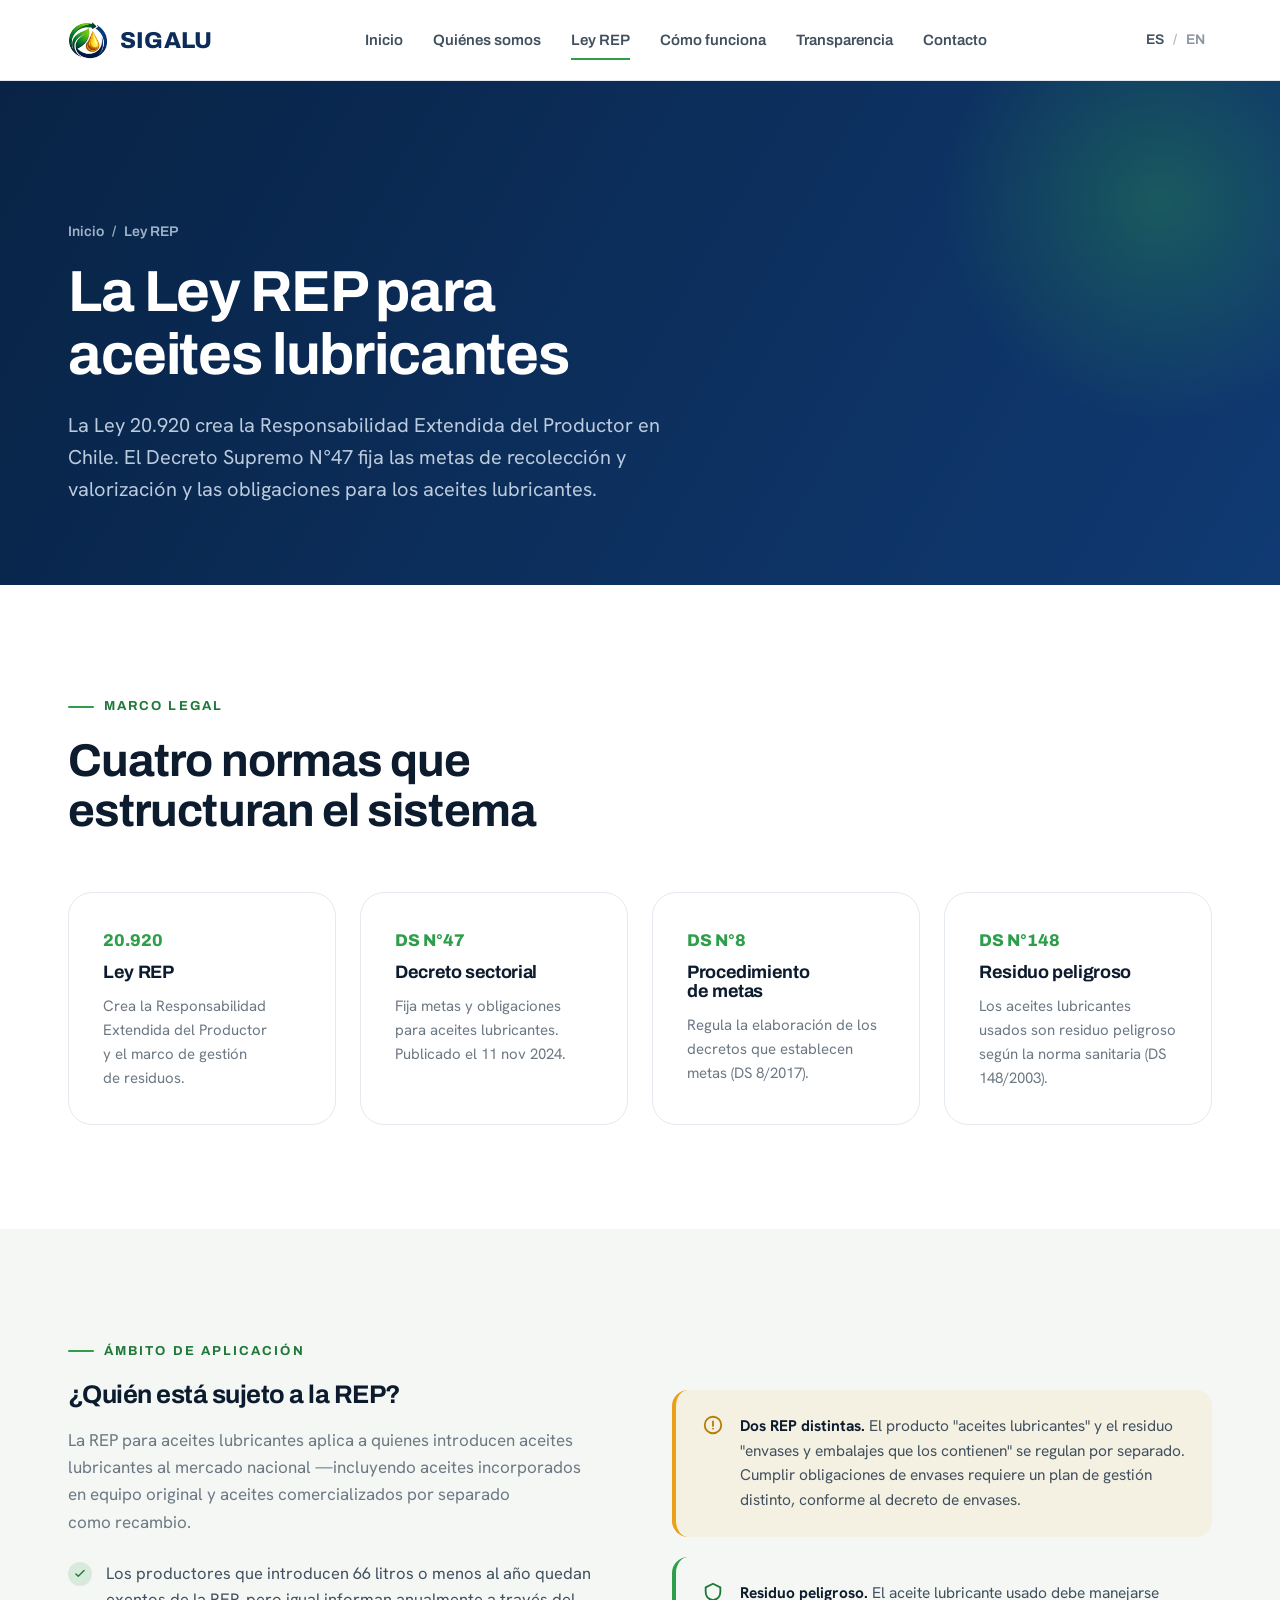
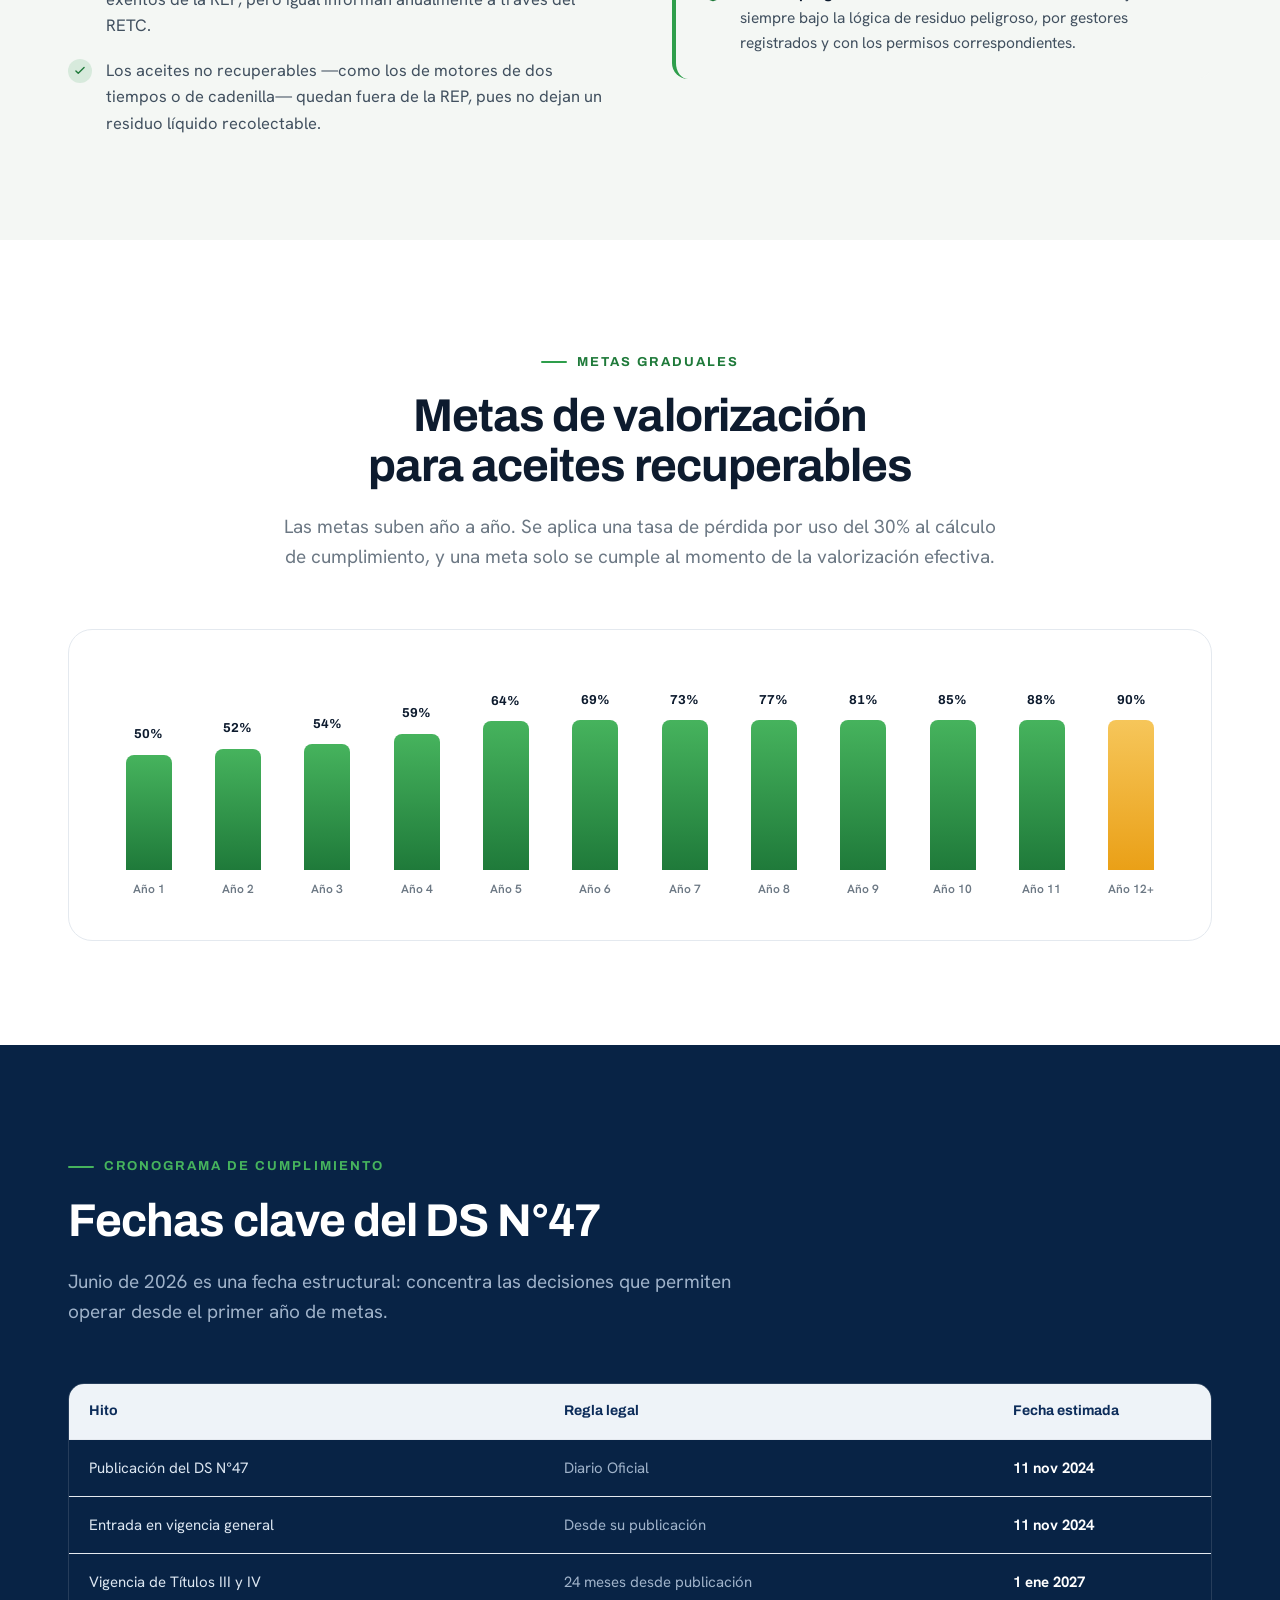
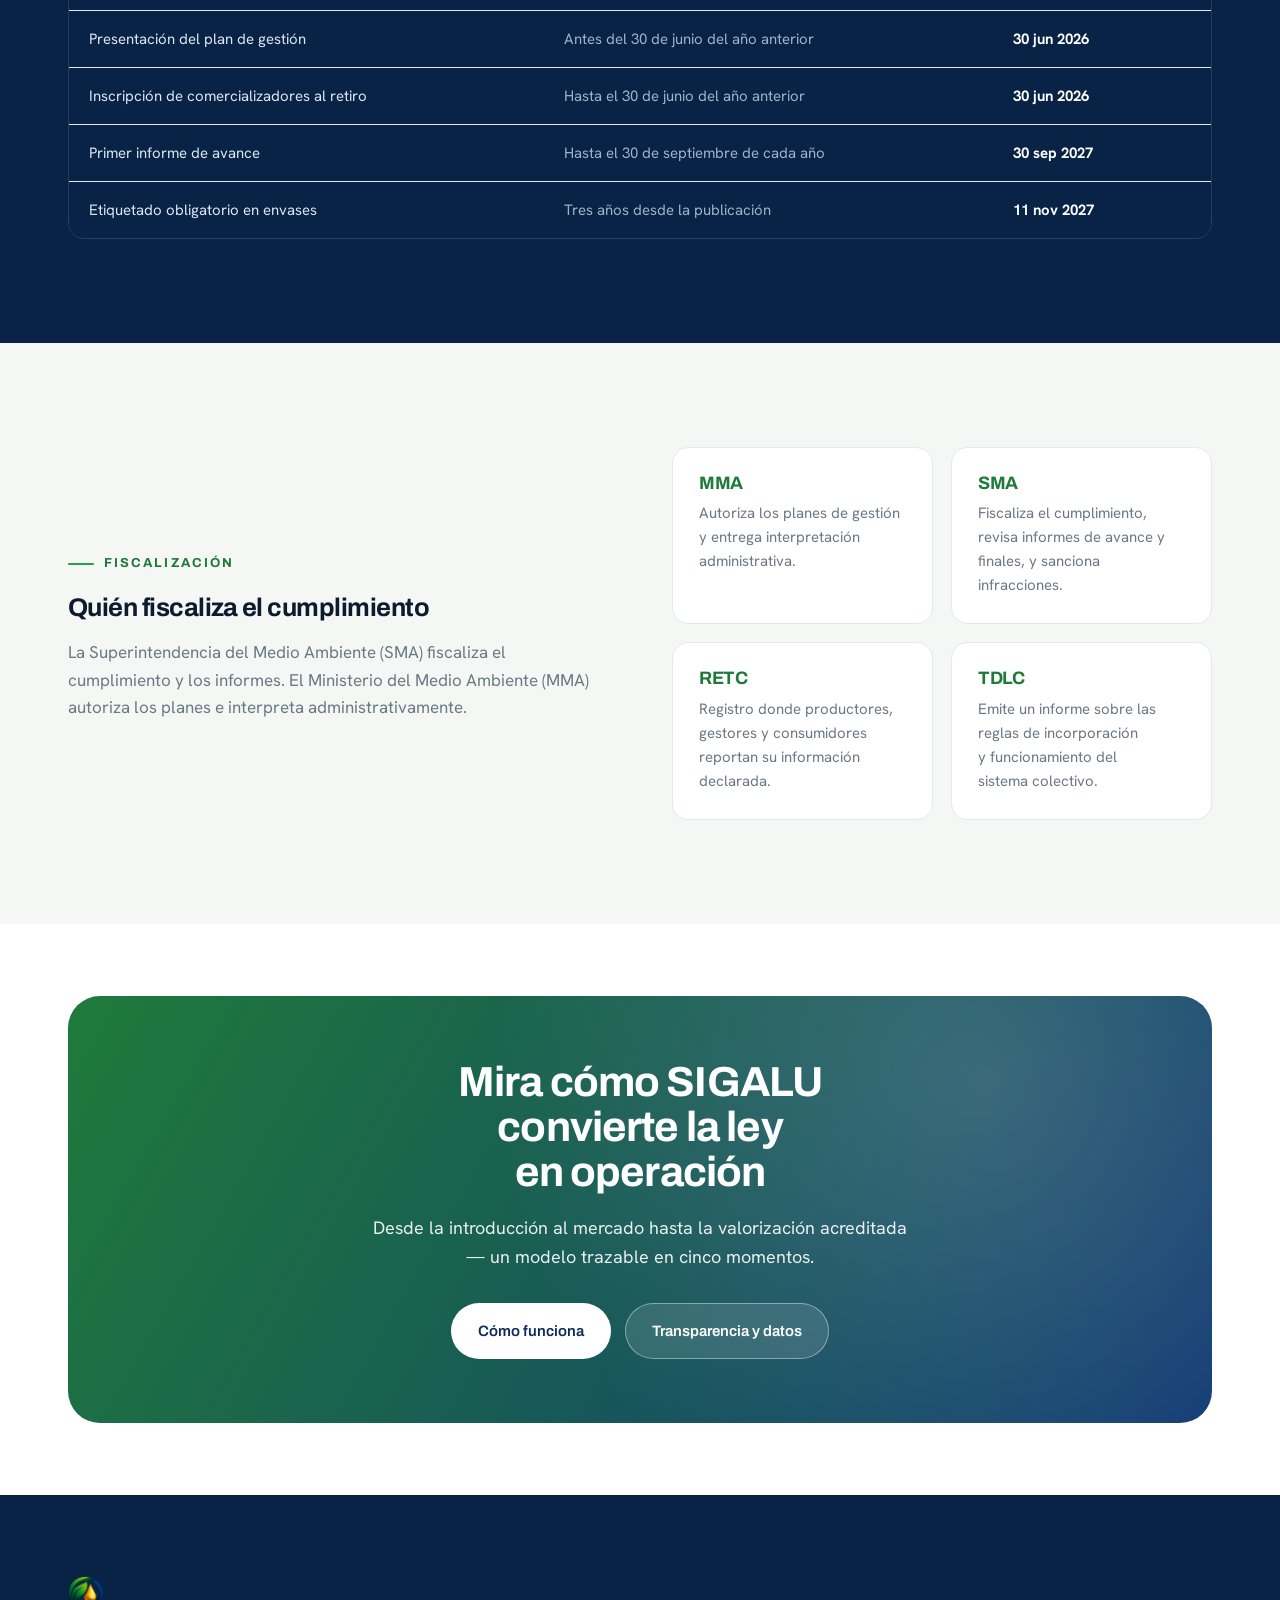
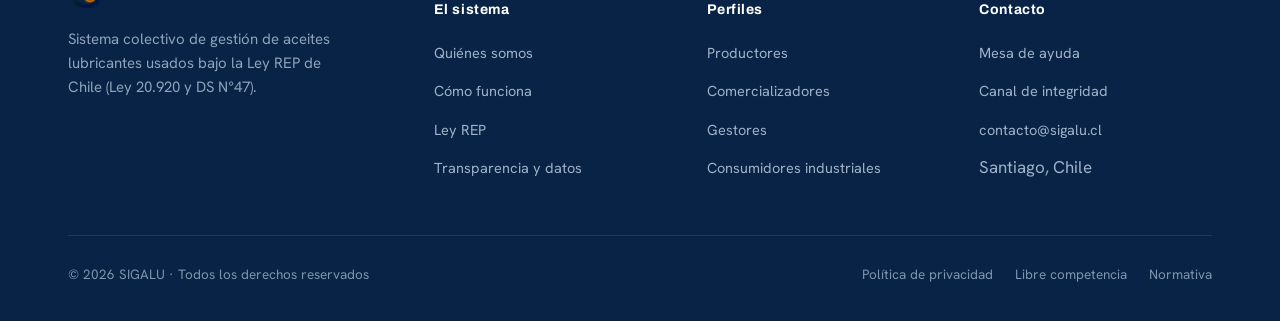
<file: ley-rep.html>
<!doctype html>
<html lang="es">
<head>
<meta charset="utf-8" />
<meta name="viewport" content="width=device-width, initial-scale=1" />
<title>Ley REP para aceites lubricantes — SIGALU</title>
<meta name="description" content="Explicación de la Ley 20.920 y el Decreto Supremo N°47 que establece metas y obligaciones para los aceites lubricantes en Chile." />
<link rel="icon" type="image/png" href="assets/logo-icon.png" />
<link rel="stylesheet" href="styles.css" />
</head>
<body>

<header class="site-header static-solid">
  <div class="container bar">
    <a class="brand" href="index.html" aria-label="SIGALU inicio"><img class="mark" src="assets/logo-icon.png" alt="" /><span class="word">SIGALU</span></a>
    <nav class="nav">
      <a href="index.html" data-en="Home">Inicio</a>
      <a href="quienes-somos.html" data-en="About us">Quiénes somos</a>
      <a href="ley-rep.html" class="active" data-en="REP Law">Ley REP</a>
      <a href="como-funciona.html" data-en="How it works">Cómo funciona</a>
      <a href="transparencia.html" data-en="Transparency">Transparencia</a>
      <a href="contacto.html" data-en="Contact">Contacto</a>
    </nav>
    <div class="header-right">
      <div class="lang" role="group" aria-label="Idioma"><button data-lang="es" class="active">ES</button><span class="sep">/</span><button data-lang="en">EN</button></div>
      <button class="menu-toggle" aria-label="Menú"><span></span><span></span><span></span></button>
    </div>
  </div>
</header>
<nav class="mobile-nav">
  <a href="index.html" data-en="Home">Inicio</a>
  <a href="quienes-somos.html" data-en="About us">Quiénes somos</a>
  <a href="ley-rep.html" data-en="REP Law">Ley REP</a>
  <a href="como-funciona.html" data-en="How it works">Cómo funciona</a>
  <a href="transparencia.html" data-en="Transparency">Transparencia</a>
  <a href="contacto.html" data-en="Contact">Contacto</a>
</nav>

<section class="page-hero">
  <div class="container">
    <div class="crumbs"><a href="index.html" data-en="Home">Inicio</a><span>/</span><span data-en="REP Law">Ley REP</span></div>
    <h1 data-en="The REP Law for lubricant oils">La Ley REP para aceites lubricantes</h1>
    <p data-en="Law 20.920 creates Extended Producer Responsibility in Chile. Supreme Decree N°47 sets the collection and valorisation targets and obligations for lubricant oils.">La Ley 20.920 crea la Responsabilidad Extendida del Productor en Chile. El Decreto Supremo N°47 fija las metas de recolección y valorización y las obligaciones para los aceites lubricantes.</p>
  </div>
</section>

<!-- Marco legal -->
<section class="section">
  <div class="container">
    <div class="section-head reveal">
      <span class="eyebrow" data-en="Legal framework">Marco legal</span>
      <h2 data-en="Four norms that structure the system">Cuatro normas que estructuran el sistema</h2>
    </div>
    <div class="grid g-4">
      <div class="card reveal"><span class="pc-num" style="color:var(--green-600);font-family:var(--font-display);font-weight:800">20.920</span><h3 style="font-size:18px;margin-top:8px" data-en="REP Law">Ley REP</h3><p style="font-size:15px" data-en="Creates Extended Producer Responsibility and the framework for waste management.">Crea la Responsabilidad Extendida del Productor y el marco de gestión de residuos.</p></div>
      <div class="card reveal d1"><span class="pc-num" style="color:var(--green-600);font-family:var(--font-display);font-weight:800">DS N°47</span><h3 style="font-size:18px;margin-top:8px" data-en="Sectoral decree">Decreto sectorial</h3><p style="font-size:15px" data-en="Sets targets and obligations for lubricant oils. Published 11 Nov 2024.">Fija metas y obligaciones para aceites lubricantes. Publicado el 11 nov 2024.</p></div>
      <div class="card reveal d2"><span class="pc-num" style="color:var(--green-600);font-family:var(--font-display);font-weight:800">DS N°8</span><h3 style="font-size:18px;margin-top:8px" data-en="Targets procedure">Procedimiento de metas</h3><p style="font-size:15px" data-en="Regulates how decrees that establish targets are drawn up (DS 8/2017).">Regula la elaboración de los decretos que establecen metas (DS 8/2017).</p></div>
      <div class="card reveal d3"><span class="pc-num" style="color:var(--green-600);font-family:var(--font-display);font-weight:800">DS N°148</span><h3 style="font-size:18px;margin-top:8px" data-en="Hazardous waste">Residuo peligroso</h3><p style="font-size:15px" data-en="Used lubricant oils are hazardous waste under the health regulation (DS 148/2003).">Los aceites lubricantes usados son residuo peligroso según la norma sanitaria (DS 148/2003).</p></div>
    </div>
  </div>
</section>

<!-- Ámbito de aplicación -->
<section class="section section--soft">
  <div class="container">
    <div class="split">
      <div class="reveal">
        <span class="eyebrow" data-en="Scope">Ámbito de aplicación</span>
        <h2 data-en="Who is subject to REP?">¿Quién está sujeto a la REP?</h2>
        <p style="margin-top:18px;font-size:17px;color:var(--muted)" data-en="The REP for lubricant oils applies to those who place lubricant oils on the national market — including oils incorporated in original equipment and oils sold separately as a replacement.">La REP para aceites lubricantes aplica a quienes introducen aceites lubricantes al mercado nacional —incluyendo aceites incorporados en equipo original y aceites comercializados por separado como recambio.</p>
        <ul class="feat-list">
          <li><span class="tick"><svg viewBox="0 0 24 24" fill="none" stroke="currentColor" stroke-width="2.4"><path d="M5 12l4 4 10-10" stroke-linecap="round" stroke-linejoin="round"/></svg></span><span data-en="Producers introducing 66 litres or less per year are exempt from REP, but still report annually through the RETC.">Los productores que introducen 66 litros o menos al año quedan exentos de la REP, pero igual informan anualmente a través del RETC.</span></li>
          <li><span class="tick"><svg viewBox="0 0 24 24" fill="none" stroke="currentColor" stroke-width="2.4"><path d="M5 12l4 4 10-10" stroke-linecap="round" stroke-linejoin="round"/></svg></span><span data-en="Non-recoverable oils — such as two-stroke engine or chain oils — are outside REP, as they leave no collectible liquid residue.">Los aceites no recuperables —como los de motores de dos tiempos o de cadenilla— quedan fuera de la REP, pues no dejan un residuo líquido recolectable.</span></li>
        </ul>
      </div>
      <div class="reveal d1">
        <div class="note gold">
          <span class="ico"><svg viewBox="0 0 24 24" fill="none" stroke="currentColor" stroke-width="2" width="22" height="22"><circle cx="12" cy="12" r="9"/><path d="M12 8v5M12 16v0" stroke-linecap="round"/></svg></span>
          <p data-en="<strong>Two separate REPs.</strong> The product 'lubricant oils' and the waste 'packaging that contains them' are regulated separately. Meeting packaging obligations requires a distinct management plan under the packaging decree.">
            <strong>Dos REP distintas.</strong> El producto "aceites lubricantes" y el residuo "envases y embalajes que los contienen" se regulan por separado. Cumplir obligaciones de envases requiere un plan de gestión distinto, conforme al decreto de envases.</p>
        </div>
        <div class="note green" style="margin-top:20px">
          <span class="ico"><svg viewBox="0 0 24 24" fill="none" stroke="currentColor" stroke-width="2" width="22" height="22"><path d="M12 3l8 4v5c0 5-3.5 8-8 9-4.5-1-8-4-8-9V7l8-4z" stroke-linejoin="round"/></svg></span>
          <p data-en="<strong>Hazardous waste.</strong> Used lubricant oil must always be handled under hazardous-waste rules, by registered managers with the corresponding permits.">
            <strong>Residuo peligroso.</strong> El aceite lubricante usado debe manejarse siempre bajo la lógica de residuo peligroso, por gestores registrados y con los permisos correspondientes.</p>
        </div>
      </div>
    </div>
  </div>
</section>

<!-- Metas graduales -->
<section class="section">
  <div class="container">
    <div class="section-head center reveal">
      <span class="eyebrow" data-en="Gradual targets">Metas graduales</span>
      <h2 data-en="Valorisation targets for recoverable oils">Metas de valorización para aceites recuperables</h2>
      <p data-en="Targets rise year by year. A 30% loss rate from use is applied to the compliance calculation, and a target is only met at the moment of effective valorisation.">Las metas suben año a año. Se aplica una tasa de pérdida por uso del 30% al cálculo de cumplimiento, y una meta solo se cumple al momento de la valorización efectiva.</p>
    </div>
    <div class="card reveal d1" style="padding:40px">
      <div class="goals">
        <div class="goal-col"><span class="v">50%</span><div class="bar" data-h="55"></div><span class="yr" data-en="Yr 1">Año 1</span></div>
        <div class="goal-col"><span class="v">52%</span><div class="bar" data-h="58"></div><span class="yr" data-en="Yr 2">Año 2</span></div>
        <div class="goal-col"><span class="v">54%</span><div class="bar" data-h="60"></div><span class="yr" data-en="Yr 3">Año 3</span></div>
        <div class="goal-col"><span class="v">59%</span><div class="bar" data-h="65"></div><span class="yr" data-en="Yr 4">Año 4</span></div>
        <div class="goal-col"><span class="v">64%</span><div class="bar" data-h="71"></div><span class="yr" data-en="Yr 5">Año 5</span></div>
        <div class="goal-col"><span class="v">69%</span><div class="bar" data-h="77"></div><span class="yr" data-en="Yr 6">Año 6</span></div>
        <div class="goal-col"><span class="v">73%</span><div class="bar" data-h="81"></div><span class="yr" data-en="Yr 7">Año 7</span></div>
        <div class="goal-col"><span class="v">77%</span><div class="bar" data-h="86"></div><span class="yr" data-en="Yr 8">Año 8</span></div>
        <div class="goal-col"><span class="v">81%</span><div class="bar" data-h="90"></div><span class="yr" data-en="Yr 9">Año 9</span></div>
        <div class="goal-col"><span class="v">85%</span><div class="bar" data-h="94"></div><span class="yr" data-en="Yr 10">Año 10</span></div>
        <div class="goal-col"><span class="v">88%</span><div class="bar" data-h="98"></div><span class="yr" data-en="Yr 11">Año 11</span></div>
        <div class="goal-col"><span class="v">90%</span><div class="bar" data-h="100" style="background:linear-gradient(180deg,var(--gold-soft),var(--gold))"></div><span class="yr" data-en="Yr 12+">Año 12+</span></div>
      </div>
    </div>
  </div>
</section>

<!-- Cronograma -->
<section class="section section--dark">
  <div class="container">
    <div class="section-head reveal">
      <span class="eyebrow" data-en="Compliance timeline">Cronograma de cumplimiento</span>
      <h2 data-en="Key dates of DS N°47">Fechas clave del DS N°47</h2>
      <p data-en="June 2026 is a structural date: it concentrates the decisions that allow the system to operate from the first year of targets.">Junio de 2026 es una fecha estructural: concentra las decisiones que permiten operar desde el primer año de metas.</p>
    </div>
    <div class="table-wrap reveal d1" style="border-color:rgba(255,255,255,.12)">
      <table class="data">
        <thead><tr><th data-en="Milestone">Hito</th><th data-en="Legal rule">Regla legal</th><th data-en="Estimated date">Fecha estimada</th></tr></thead>
        <tbody style="background:var(--navy-900)">
          <tr><td style="color:#dce6f1" data-en="Publication of DS N°47">Publicación del DS N°47</td><td style="color:#9fb2c9" data-en="Official Gazette">Diario Oficial</td><td style="color:#fff;font-weight:700">11 nov 2024</td></tr>
          <tr><td style="color:#dce6f1" data-en="General entry into force">Entrada en vigencia general</td><td style="color:#9fb2c9" data-en="From publication">Desde su publicación</td><td style="color:#fff;font-weight:700">11 nov 2024</td></tr>
          <tr><td style="color:#dce6f1" data-en="Titles III & IV in force">Vigencia de Títulos III y IV</td><td style="color:#9fb2c9" data-en="24 months from publication">24 meses desde publicación</td><td style="color:#fff;font-weight:700">1 ene 2027</td></tr>
          <tr><td style="color:#dce6f1" data-en="Management plan submission">Presentación del plan de gestión</td><td style="color:#9fb2c9" data-en="Before 30 June of prior year">Antes del 30 de junio del año anterior</td><td style="color:#fff;font-weight:700">30 jun 2026</td></tr>
          <tr><td style="color:#dce6f1" data-en="Distributor registration for pickup">Inscripción de comercializadores al retiro</td><td style="color:#9fb2c9" data-en="Until 30 June of prior year">Hasta el 30 de junio del año anterior</td><td style="color:#fff;font-weight:700">30 jun 2026</td></tr>
          <tr><td style="color:#dce6f1" data-en="First progress report">Primer informe de avance</td><td style="color:#9fb2c9" data-en="Until 30 September each year">Hasta el 30 de septiembre de cada año</td><td style="color:#fff;font-weight:700">30 sep 2027</td></tr>
          <tr><td style="color:#dce6f1" data-en="Mandatory labelling on packaging">Etiquetado obligatorio en envases</td><td style="color:#9fb2c9" data-en="Within three years of publication">Tres años desde la publicación</td><td style="color:#fff;font-weight:700">11 nov 2027</td></tr>
        </tbody>
      </table>
    </div>
  </div>
</section>

<!-- Fiscalización -->
<section class="section section--soft">
  <div class="container">
    <div class="split">
      <div class="reveal">
        <span class="eyebrow" data-en="Oversight">Fiscalización</span>
        <h2 data-en="Who supervises compliance">Quién fiscaliza el cumplimiento</h2>
        <p style="margin-top:18px;font-size:17px;color:var(--muted)" data-en="The Environmental Superintendence (SMA) supervises compliance and reports. The Ministry of the Environment (MMA) authorises plans and interprets the rules administratively.">La Superintendencia del Medio Ambiente (SMA) fiscaliza el cumplimiento y los informes. El Ministerio del Medio Ambiente (MMA) autoriza los planes e interpreta administrativamente.</p>
      </div>
      <div class="reveal d1">
        <div class="grid g-2" style="gap:18px">
          <div class="def"><h4 data-en="MMA">MMA</h4><p data-en="Authorises management plans and provides administrative interpretation.">Autoriza los planes de gestión y entrega interpretación administrativa.</p></div>
          <div class="def"><h4 data-en="SMA">SMA</h4><p data-en="Supervises compliance, reviews progress and final reports, and sanctions infringements.">Fiscaliza el cumplimiento, revisa informes de avance y finales, y sanciona infracciones.</p></div>
          <div class="def"><h4 data-en="RETC">RETC</h4><p data-en="Registry where producers, managers and consumers report their declared information.">Registro donde productores, gestores y consumidores reportan su información declarada.</p></div>
          <div class="def"><h4 data-en="TDLC">TDLC</h4><p data-en="Issues a report on the collective system's rules of incorporation and operation.">Emite un informe sobre las reglas de incorporación y funcionamiento del sistema colectivo.</p></div>
        </div>
      </div>
    </div>
  </div>
</section>

<section class="section section--tight">
  <div class="container">
    <div class="cta-band reveal">
      <h2 data-en="See how SIGALU turns the law into operation">Mira cómo SIGALU convierte la ley en operación</h2>
      <p data-en="From market introduction to accredited valorisation — a traceable model in five moments.">Desde la introducción al mercado hasta la valorización acreditada — un modelo trazable en cinco momentos.</p>
      <div class="btn-row"><a class="btn btn--white" href="como-funciona.html" data-en="How it works">Cómo funciona</a><a class="btn btn--light" href="transparencia.html" data-en="Transparency & data">Transparencia y datos</a></div>
    </div>
  </div>
</section>

<footer class="footer">
  <div class="container">
    <div class="footer-top">
      <div class="f-brand"><img src="assets/logo-icon.png" alt="SIGALU" /><p data-en="Collective system for the management of used lubricant oils under Chile's REP Law (Law 20.920 and DS N°47).">Sistema colectivo de gestión de aceites lubricantes usados bajo la Ley REP de Chile (Ley 20.920 y DS N°47).</p></div>
      <div><h5 data-en="The system">El sistema</h5><ul><li><a href="quienes-somos.html" data-en="About us">Quiénes somos</a></li><li><a href="como-funciona.html" data-en="How it works">Cómo funciona</a></li><li><a href="ley-rep.html" data-en="REP Law">Ley REP</a></li><li><a href="transparencia.html" data-en="Transparency & data">Transparencia y datos</a></li></ul></div>
      <div><h5 data-en="Profiles">Perfiles</h5><ul><li><a href="contacto.html" data-en="Producers">Productores</a></li><li><a href="contacto.html" data-en="Distributors">Comercializadores</a></li><li><a href="contacto.html" data-en="Managers">Gestores</a></li><li><a href="contacto.html" data-en="Industrial consumers">Consumidores industriales</a></li></ul></div>
      <div><h5 data-en="Contact">Contacto</h5><ul><li><a href="contacto.html" data-en="Help desk">Mesa de ayuda</a></li><li><a href="contacto.html" data-en="Integrity channel">Canal de integridad</a></li><li><a href="mailto:contacto@sigalu.cl">contacto@sigalu.cl</a></li><li><span data-en="Santiago, Chile">Santiago, Chile</span></li></ul></div>
    </div>
    <div class="footer-bottom">
      <span>© 2026 SIGALU · <span data-en="All rights reserved">Todos los derechos reservados</span></span>
      <div class="links"><a href="privacidad.html" data-en="Privacy policy">Política de privacidad</a><a href="libre-competencia.html" data-en="Free competition">Libre competencia</a><a href="ley-rep.html" data-en="Regulations">Normativa</a></div>
    </div>
  </div>
</footer>

<script src="site.js"></script>
</body>
</html>
</file>
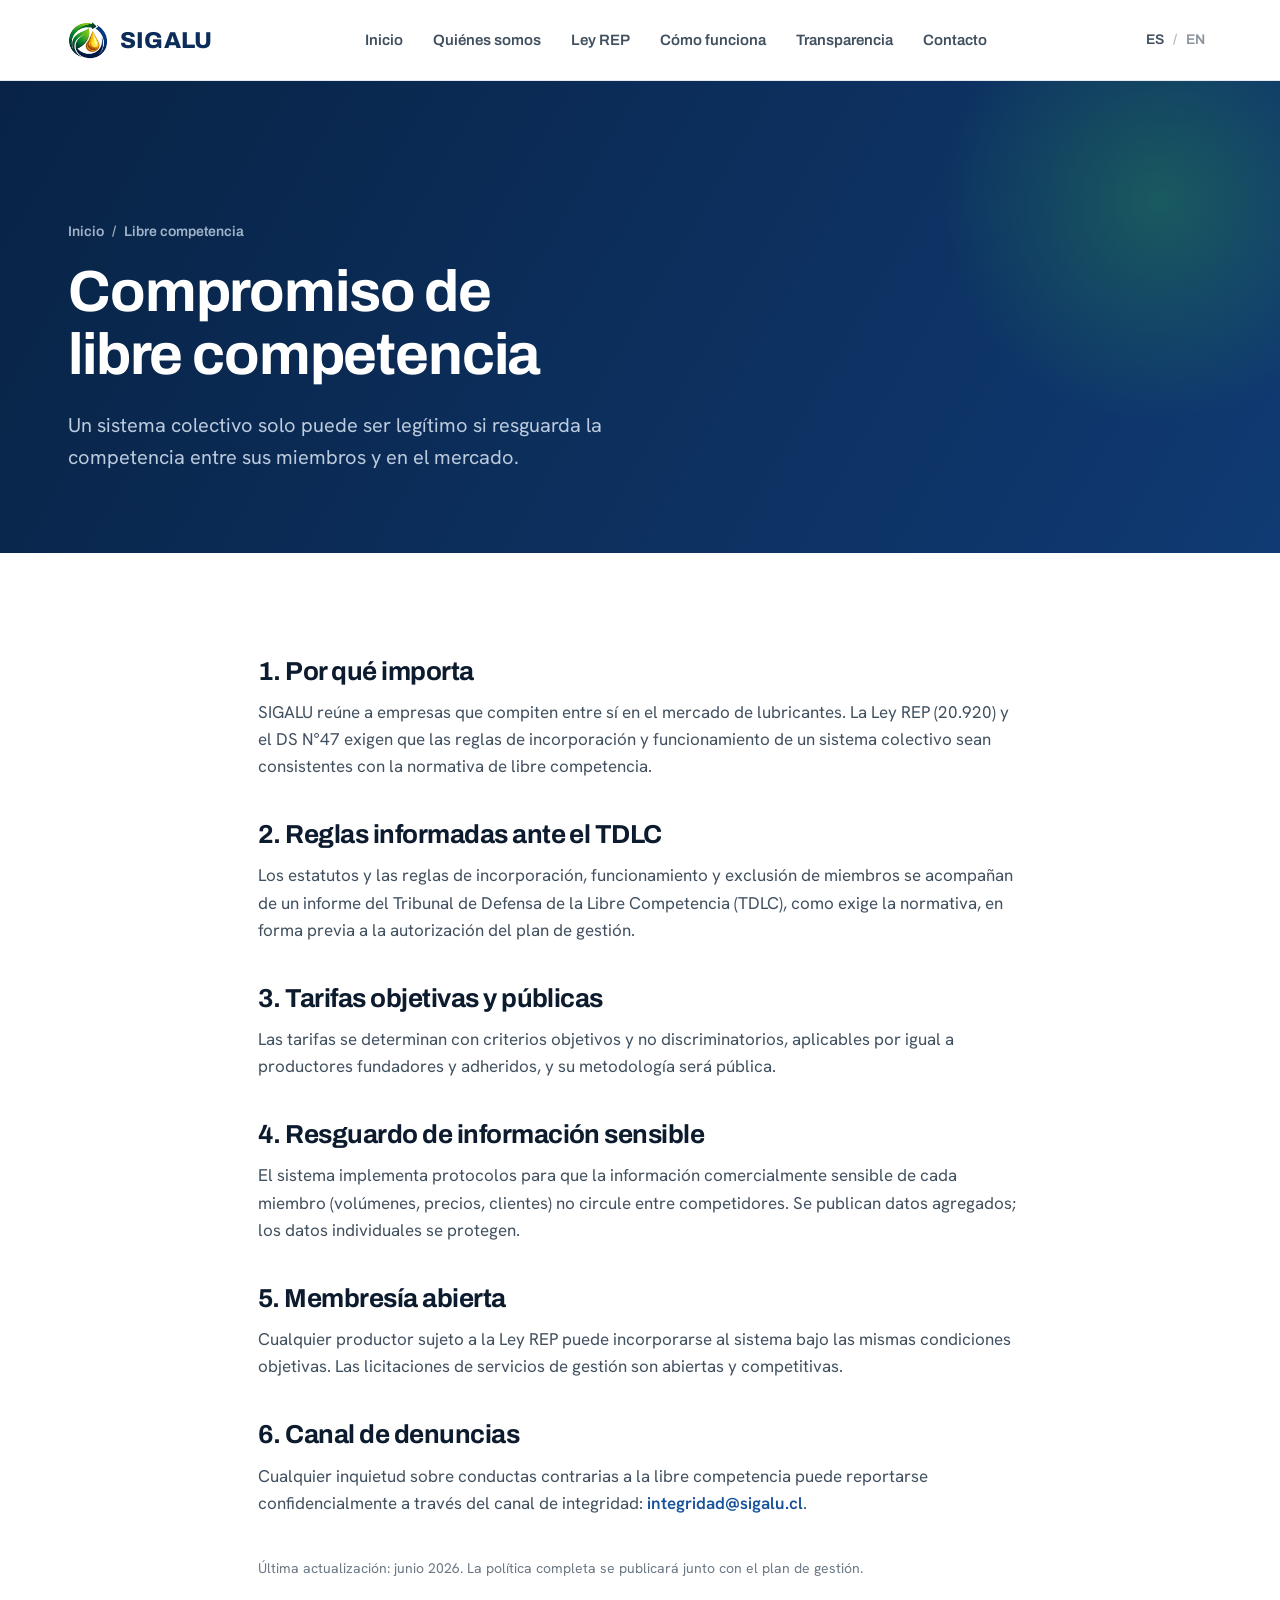
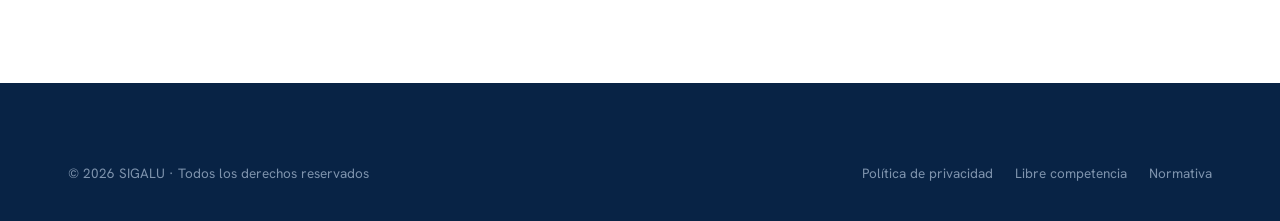
<file: libre-competencia.html>
<!doctype html>
<html lang="es">
<head>
<meta charset="utf-8" />
<meta name="viewport" content="width=device-width, initial-scale=1" />
<title>Libre competencia — SIGALU</title>
<meta name="description" content="Compromiso de SIGALU con la libre competencia: tarifas con criterios objetivos, resguardo de información sensible y reglas validadas ante el TDLC." />
<link rel="icon" type="image/png" href="assets/logo-icon.png" />
<link rel="stylesheet" href="styles.css" />
</head>
<body>

<header class="site-header static-solid">
  <div class="container bar">
    <a class="brand" href="index.html" aria-label="SIGALU inicio"><img class="mark" src="assets/logo-icon.png" alt="" /><span class="word">SIGALU</span></a>
    <nav class="nav">
      <a href="index.html" data-en="Home">Inicio</a>
      <a href="quienes-somos.html" data-en="About us">Quiénes somos</a>
      <a href="ley-rep.html" data-en="REP Law">Ley REP</a>
      <a href="como-funciona.html" data-en="How it works">Cómo funciona</a>
      <a href="transparencia.html" data-en="Transparency">Transparencia</a>
      <a href="contacto.html" data-en="Contact">Contacto</a>
    </nav>
    <div class="header-right">
      <div class="lang" role="group" aria-label="Idioma"><button data-lang="es" class="active">ES</button><span class="sep">/</span><button data-lang="en">EN</button></div>
      <button class="menu-toggle" aria-label="Menú"><span></span><span></span><span></span></button>
    </div>
  </div>
</header>
<nav class="mobile-nav">
  <a href="index.html" data-en="Home">Inicio</a>
  <a href="quienes-somos.html" data-en="About us">Quiénes somos</a>
  <a href="ley-rep.html" data-en="REP Law">Ley REP</a>
  <a href="como-funciona.html" data-en="How it works">Cómo funciona</a>
  <a href="transparencia.html" data-en="Transparency">Transparencia</a>
  <a href="contacto.html" data-en="Contact">Contacto</a>
</nav>

<section class="page-hero">
  <div class="container">
    <div class="crumbs"><a href="index.html" data-en="Home">Inicio</a><span>/</span><span data-en="Free competition">Libre competencia</span></div>
    <h1 data-en="Free competition commitment">Compromiso de libre competencia</h1>
    <p data-en="A collective system can only be legitimate if it safeguards competition among its members and in the market.">Un sistema colectivo solo puede ser legítimo si resguarda la competencia entre sus miembros y en el mercado.</p>
  </div>
</section>

<section class="section">
  <div class="container" style="max-width:820px">
    <div class="reveal">
      <h2 style="font-size:26px" data-en="1. Why this matters">1. Por qué importa</h2>
      <p style="margin-top:14px;color:var(--slate)" data-en="SIGALU brings together companies that compete with each other in the lubricants market. The REP Law (20.920) and DS N°47 require that the rules of incorporation and operation of a collective system be consistent with free-competition regulations.">SIGALU reúne a empresas que compiten entre sí en el mercado de lubricantes. La Ley REP (20.920) y el DS N°47 exigen que las reglas de incorporación y funcionamiento de un sistema colectivo sean consistentes con la normativa de libre competencia.</p>

      <h2 style="font-size:26px;margin-top:40px" data-en="2. Rules reviewed by the TDLC">2. Reglas informadas ante el TDLC</h2>
      <p style="margin-top:14px;color:var(--slate)" data-en="The bylaws and the rules for incorporation, operation and exclusion of members are accompanied by a report from the Competition Court (TDLC), as required by the regulation, prior to authorisation of the management plan.">Los estatutos y las reglas de incorporación, funcionamiento y exclusión de miembros se acompañan de un informe del Tribunal de Defensa de la Libre Competencia (TDLC), como exige la normativa, en forma previa a la autorización del plan de gestión.</p>

      <h2 style="font-size:26px;margin-top:40px" data-en="3. Objective and public fees">3. Tarifas objetivas y públicas</h2>
      <p style="margin-top:14px;color:var(--slate)" data-en="Fees are set using objective, non-discriminatory criteria, applicable equally to founding and adhered producers, and their methodology will be public.">Las tarifas se determinan con criterios objetivos y no discriminatorios, aplicables por igual a productores fundadores y adheridos, y su metodología será pública.</p>

      <h2 style="font-size:26px;margin-top:40px" data-en="4. Safeguarding sensitive information">4. Resguardo de información sensible</h2>
      <p style="margin-top:14px;color:var(--slate)" data-en="The system implements protocols so that commercially sensitive information of each member (volumes, prices, customers) is not shared among competitors. Aggregated data is published; individual data is protected.">El sistema implementa protocolos para que la información comercialmente sensible de cada miembro (volúmenes, precios, clientes) no circule entre competidores. Se publican datos agregados; los datos individuales se protegen.</p>

      <h2 style="font-size:26px;margin-top:40px" data-en="5. Open membership">5. Membresía abierta</h2>
      <p style="margin-top:14px;color:var(--slate)" data-en="Any producer subject to the REP Law may join the system under the same objective conditions. Tenders for management services are open and competitive.">Cualquier productor sujeto a la Ley REP puede incorporarse al sistema bajo las mismas condiciones objetivas. Las licitaciones de servicios de gestión son abiertas y competitivas.</p>

      <h2 style="font-size:26px;margin-top:40px" data-en="6. Reporting channel">6. Canal de denuncias</h2>
      <p style="margin-top:14px;color:var(--slate)" data-en="Any concern regarding anti-competitive conduct can be reported confidentially through the integrity channel: ">Cualquier inquietud sobre conductas contrarias a la libre competencia puede reportarse confidencialmente a través del canal de integridad: <a href="mailto:integridad@sigalu.cl" style="color:var(--navy-600);font-weight:600">integridad@sigalu.cl</a>.</p>

      <p style="margin-top:40px;font-size:14px;color:var(--muted)" data-en="Last updated: June 2026. The full policy will be published together with the management plan.">Última actualización: junio 2026. La política completa se publicará junto con el plan de gestión.</p>
    </div>
  </div>
</section>

<footer class="footer">
  <div class="container">
    <div class="footer-bottom" style="border-top:none;padding-top:0">
      <span>© 2026 SIGALU · <span data-en="All rights reserved">Todos los derechos reservados</span></span>
      <div class="links"><a href="privacidad.html" data-en="Privacy policy">Política de privacidad</a><a href="libre-competencia.html" data-en="Free competition">Libre competencia</a><a href="ley-rep.html" data-en="Regulations">Normativa</a></div>
    </div>
  </div>
</footer>

<script src="site.js"></script>
</body>
</html>
</file>
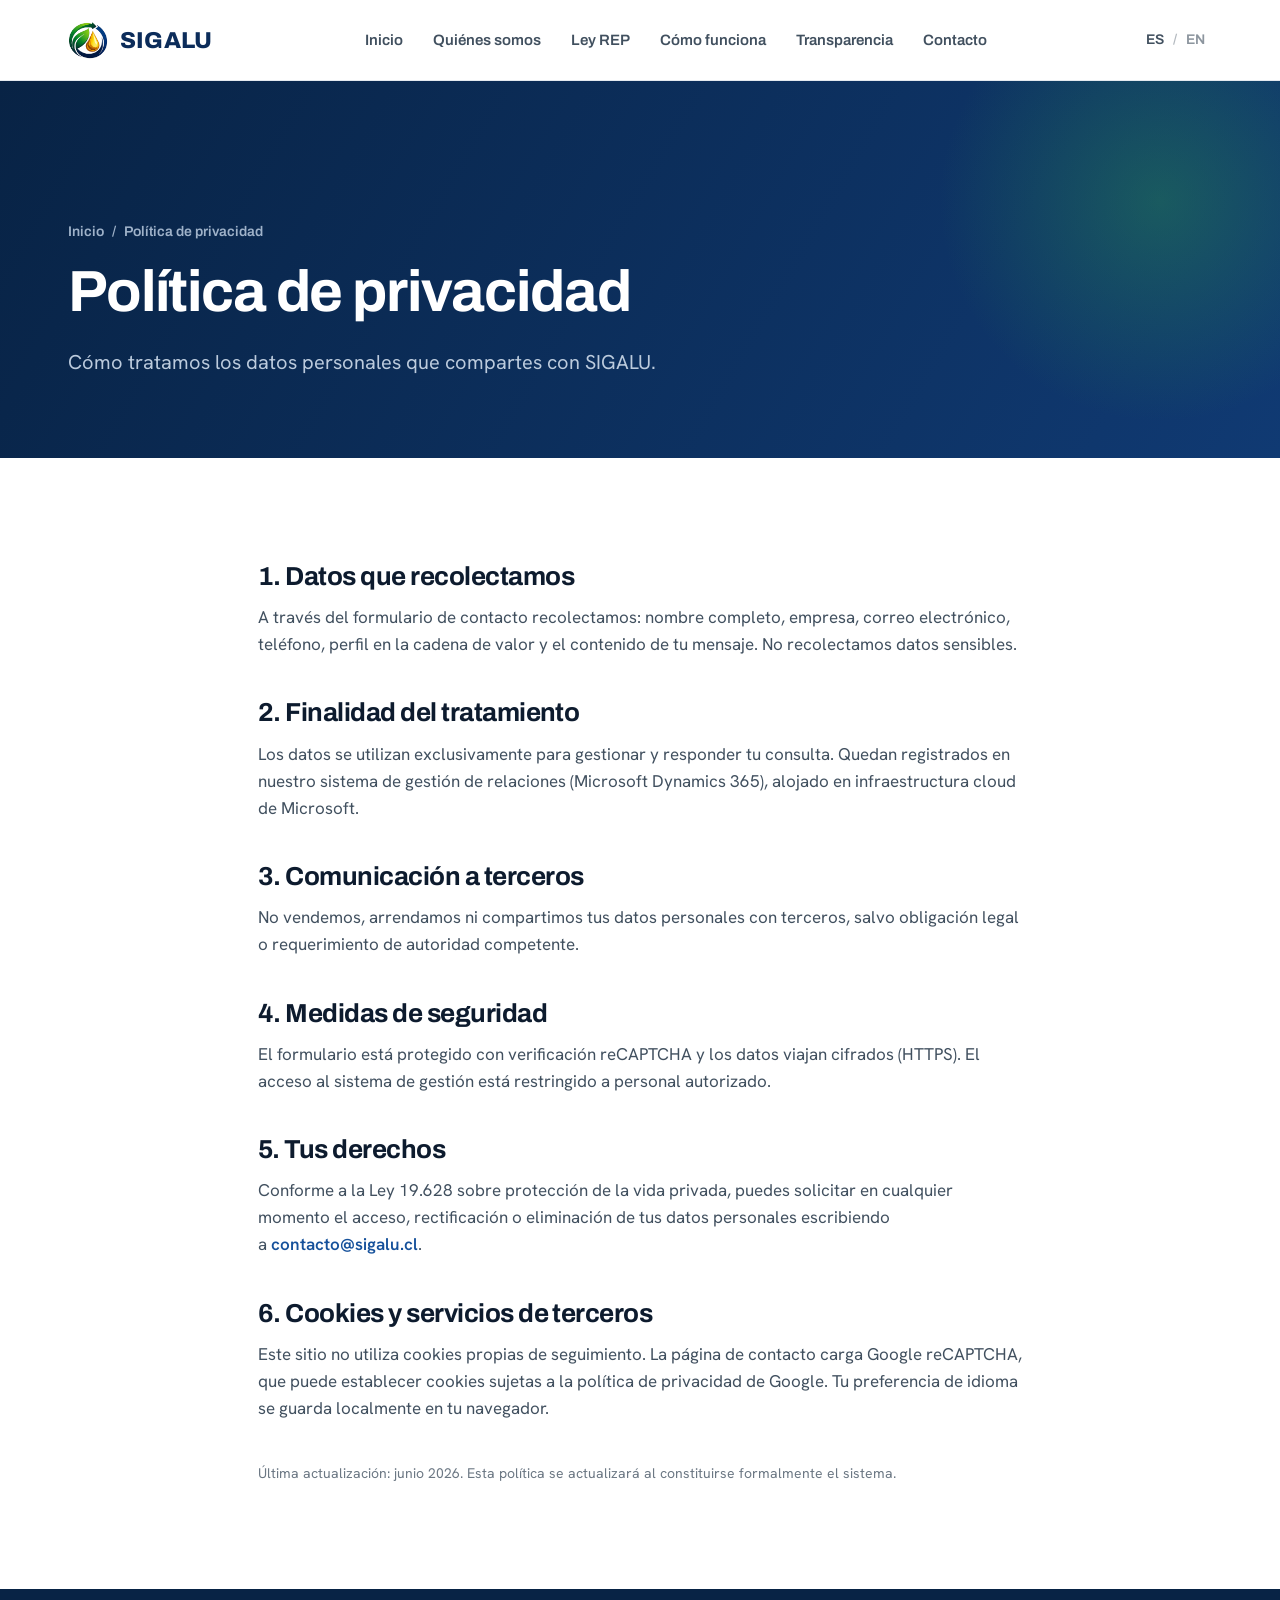
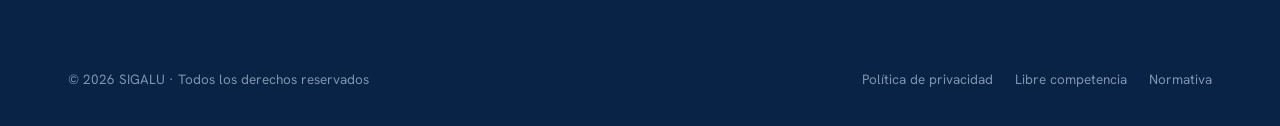
<file: privacidad.html>
<!doctype html>
<html lang="es">
<head>
<meta charset="utf-8" />
<meta name="viewport" content="width=device-width, initial-scale=1" />
<title>Política de privacidad — SIGALU</title>
<meta name="description" content="Política de privacidad de SIGALU: qué datos personales tratamos, con qué finalidad y cómo ejercer tus derechos." />
<link rel="icon" type="image/png" href="assets/logo-icon.png" />
<link rel="stylesheet" href="styles.css" />
</head>
<body>

<header class="site-header static-solid">
  <div class="container bar">
    <a class="brand" href="index.html" aria-label="SIGALU inicio"><img class="mark" src="assets/logo-icon.png" alt="" /><span class="word">SIGALU</span></a>
    <nav class="nav">
      <a href="index.html" data-en="Home">Inicio</a>
      <a href="quienes-somos.html" data-en="About us">Quiénes somos</a>
      <a href="ley-rep.html" data-en="REP Law">Ley REP</a>
      <a href="como-funciona.html" data-en="How it works">Cómo funciona</a>
      <a href="transparencia.html" data-en="Transparency">Transparencia</a>
      <a href="contacto.html" data-en="Contact">Contacto</a>
    </nav>
    <div class="header-right">
      <div class="lang" role="group" aria-label="Idioma"><button data-lang="es" class="active">ES</button><span class="sep">/</span><button data-lang="en">EN</button></div>
      <button class="menu-toggle" aria-label="Menú"><span></span><span></span><span></span></button>
    </div>
  </div>
</header>
<nav class="mobile-nav">
  <a href="index.html" data-en="Home">Inicio</a>
  <a href="quienes-somos.html" data-en="About us">Quiénes somos</a>
  <a href="ley-rep.html" data-en="REP Law">Ley REP</a>
  <a href="como-funciona.html" data-en="How it works">Cómo funciona</a>
  <a href="transparencia.html" data-en="Transparency">Transparencia</a>
  <a href="contacto.html" data-en="Contact">Contacto</a>
</nav>

<section class="page-hero">
  <div class="container">
    <div class="crumbs"><a href="index.html" data-en="Home">Inicio</a><span>/</span><span data-en="Privacy policy">Política de privacidad</span></div>
    <h1 data-en="Privacy policy">Política de privacidad</h1>
    <p data-en="How we treat the personal data you share with SIGALU.">Cómo tratamos los datos personales que compartes con SIGALU.</p>
  </div>
</section>

<section class="section">
  <div class="container" style="max-width:820px">
    <div class="reveal">
      <h2 style="font-size:26px" data-en="1. Data we collect">1. Datos que recolectamos</h2>
      <p style="margin-top:14px;color:var(--slate)" data-en="Through the contact form we collect: full name, company, email address, phone number, profile in the value chain and the content of your message. We do not collect sensitive data.">A través del formulario de contacto recolectamos: nombre completo, empresa, correo electrónico, teléfono, perfil en la cadena de valor y el contenido de tu mensaje. No recolectamos datos sensibles.</p>

      <h2 style="font-size:26px;margin-top:40px" data-en="2. Purpose of processing">2. Finalidad del tratamiento</h2>
      <p style="margin-top:14px;color:var(--slate)" data-en="The data is used exclusively to manage and answer your enquiry. It is recorded in our customer relationship management system (Microsoft Dynamics 365), hosted on Microsoft cloud infrastructure.">Los datos se utilizan exclusivamente para gestionar y responder tu consulta. Quedan registrados en nuestro sistema de gestión de relaciones (Microsoft Dynamics 365), alojado en infraestructura cloud de Microsoft.</p>

      <h2 style="font-size:26px;margin-top:40px" data-en="3. Sharing with third parties">3. Comunicación a terceros</h2>
      <p style="margin-top:14px;color:var(--slate)" data-en="We do not sell, rent or share your personal data with third parties, except where required by law or by a competent authority.">No vendemos, arrendamos ni compartimos tus datos personales con terceros, salvo obligación legal o requerimiento de autoridad competente.</p>

      <h2 style="font-size:26px;margin-top:40px" data-en="4. Security measures">4. Medidas de seguridad</h2>
      <p style="margin-top:14px;color:var(--slate)" data-en="The form is protected with reCAPTCHA verification and the data travels encrypted (HTTPS). Access to the management system is restricted to authorised personnel.">El formulario está protegido con verificación reCAPTCHA y los datos viajan cifrados (HTTPS). El acceso al sistema de gestión está restringido a personal autorizado.</p>

      <h2 style="font-size:26px;margin-top:40px" data-en="5. Your rights">5. Tus derechos</h2>
      <p style="margin-top:14px;color:var(--slate)" data-en="In accordance with Chilean Law 19.628 on the protection of private life, you may request access, rectification or deletion of your personal data at any time by writing to ">Conforme a la Ley 19.628 sobre protección de la vida privada, puedes solicitar en cualquier momento el acceso, rectificación o eliminación de tus datos personales escribiendo a <a href="mailto:contacto@sigalu.cl" style="color:var(--navy-600);font-weight:600">contacto@sigalu.cl</a>.</p>

      <h2 style="font-size:26px;margin-top:40px" data-en="6. Cookies and third-party services">6. Cookies y servicios de terceros</h2>
      <p style="margin-top:14px;color:var(--slate)" data-en="This site does not use its own tracking cookies. The contact page loads Google reCAPTCHA, which may set cookies subject to Google's privacy policy. Your language preference is stored locally in your browser.">Este sitio no utiliza cookies propias de seguimiento. La página de contacto carga Google reCAPTCHA, que puede establecer cookies sujetas a la política de privacidad de Google. Tu preferencia de idioma se guarda localmente en tu navegador.</p>

      <p style="margin-top:40px;font-size:14px;color:var(--muted)" data-en="Last updated: June 2026. This policy will be updated when the system is formally constituted.">Última actualización: junio 2026. Esta política se actualizará al constituirse formalmente el sistema.</p>
    </div>
  </div>
</section>

<footer class="footer">
  <div class="container">
    <div class="footer-bottom" style="border-top:none;padding-top:0">
      <span>© 2026 SIGALU · <span data-en="All rights reserved">Todos los derechos reservados</span></span>
      <div class="links"><a href="privacidad.html" data-en="Privacy policy">Política de privacidad</a><a href="libre-competencia.html" data-en="Free competition">Libre competencia</a><a href="ley-rep.html" data-en="Regulations">Normativa</a></div>
    </div>
  </div>
</footer>

<script src="site.js"></script>
</body>
</html>
</file>
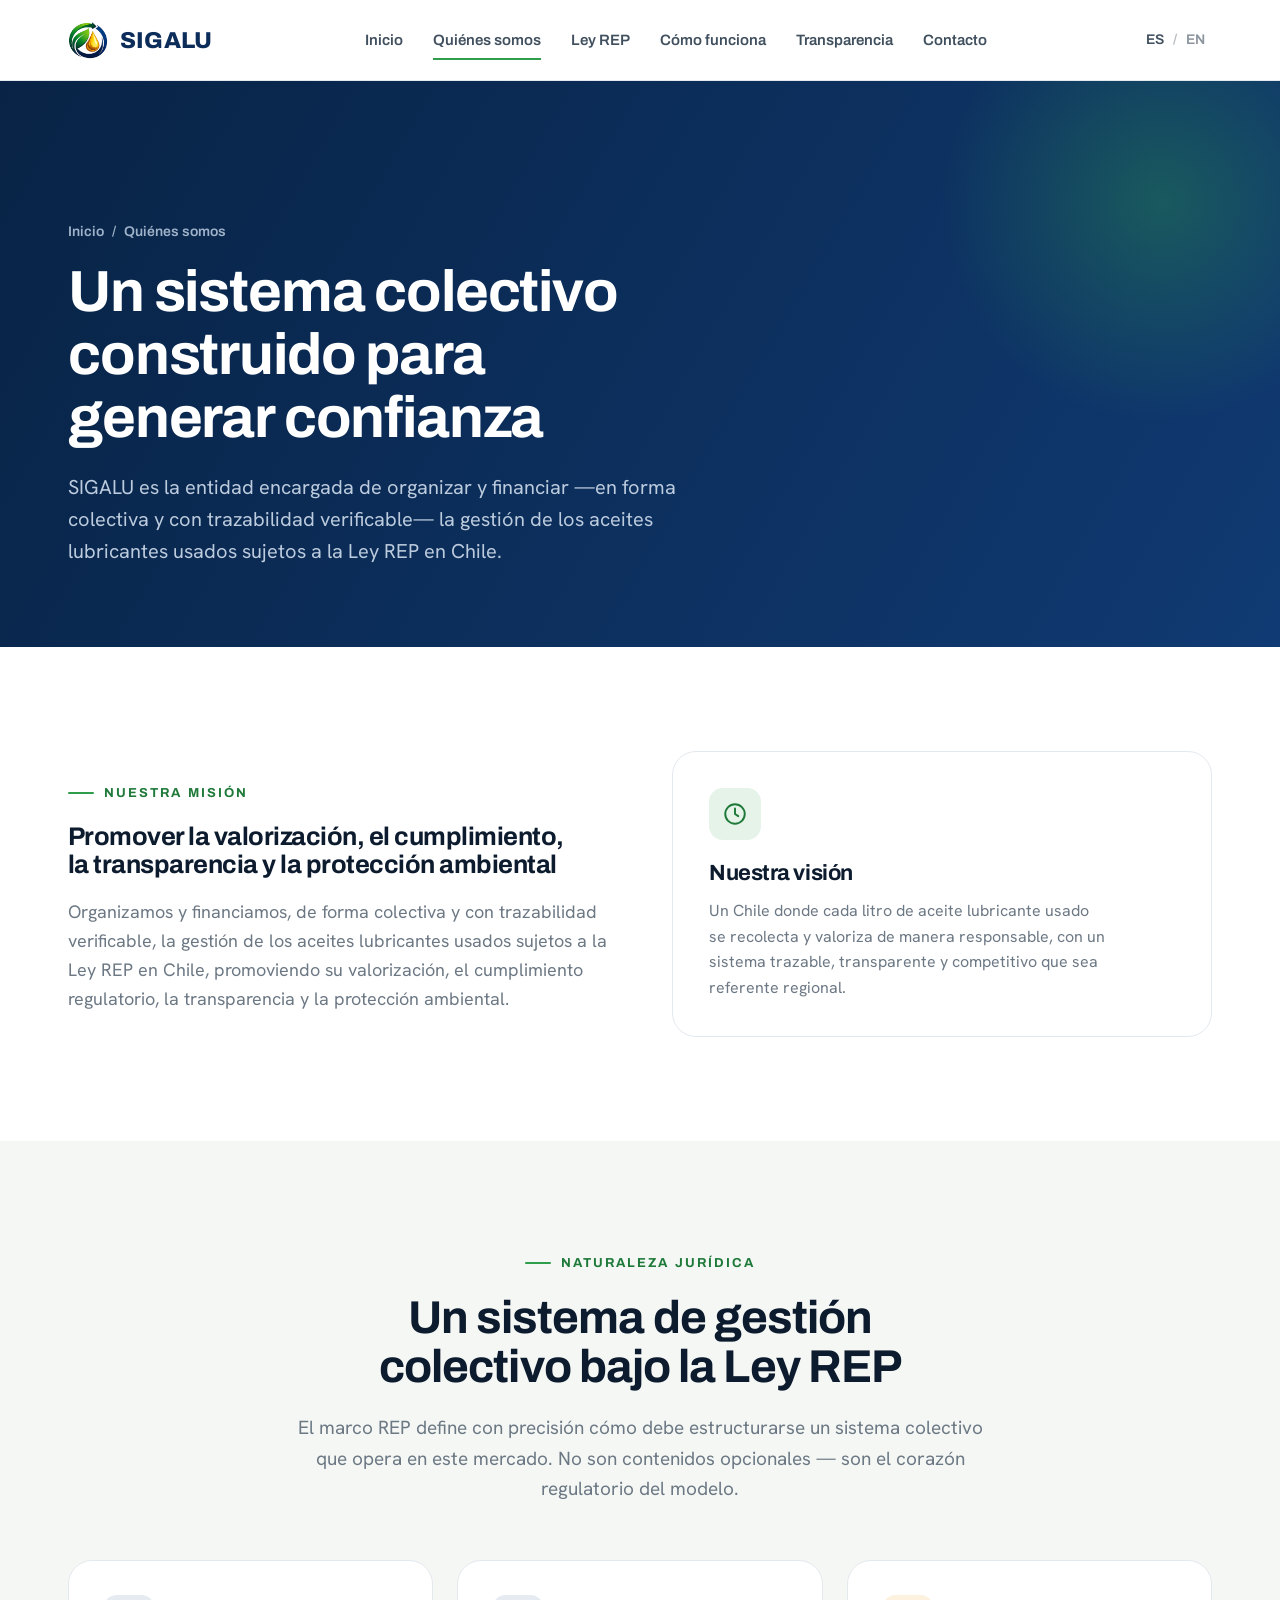
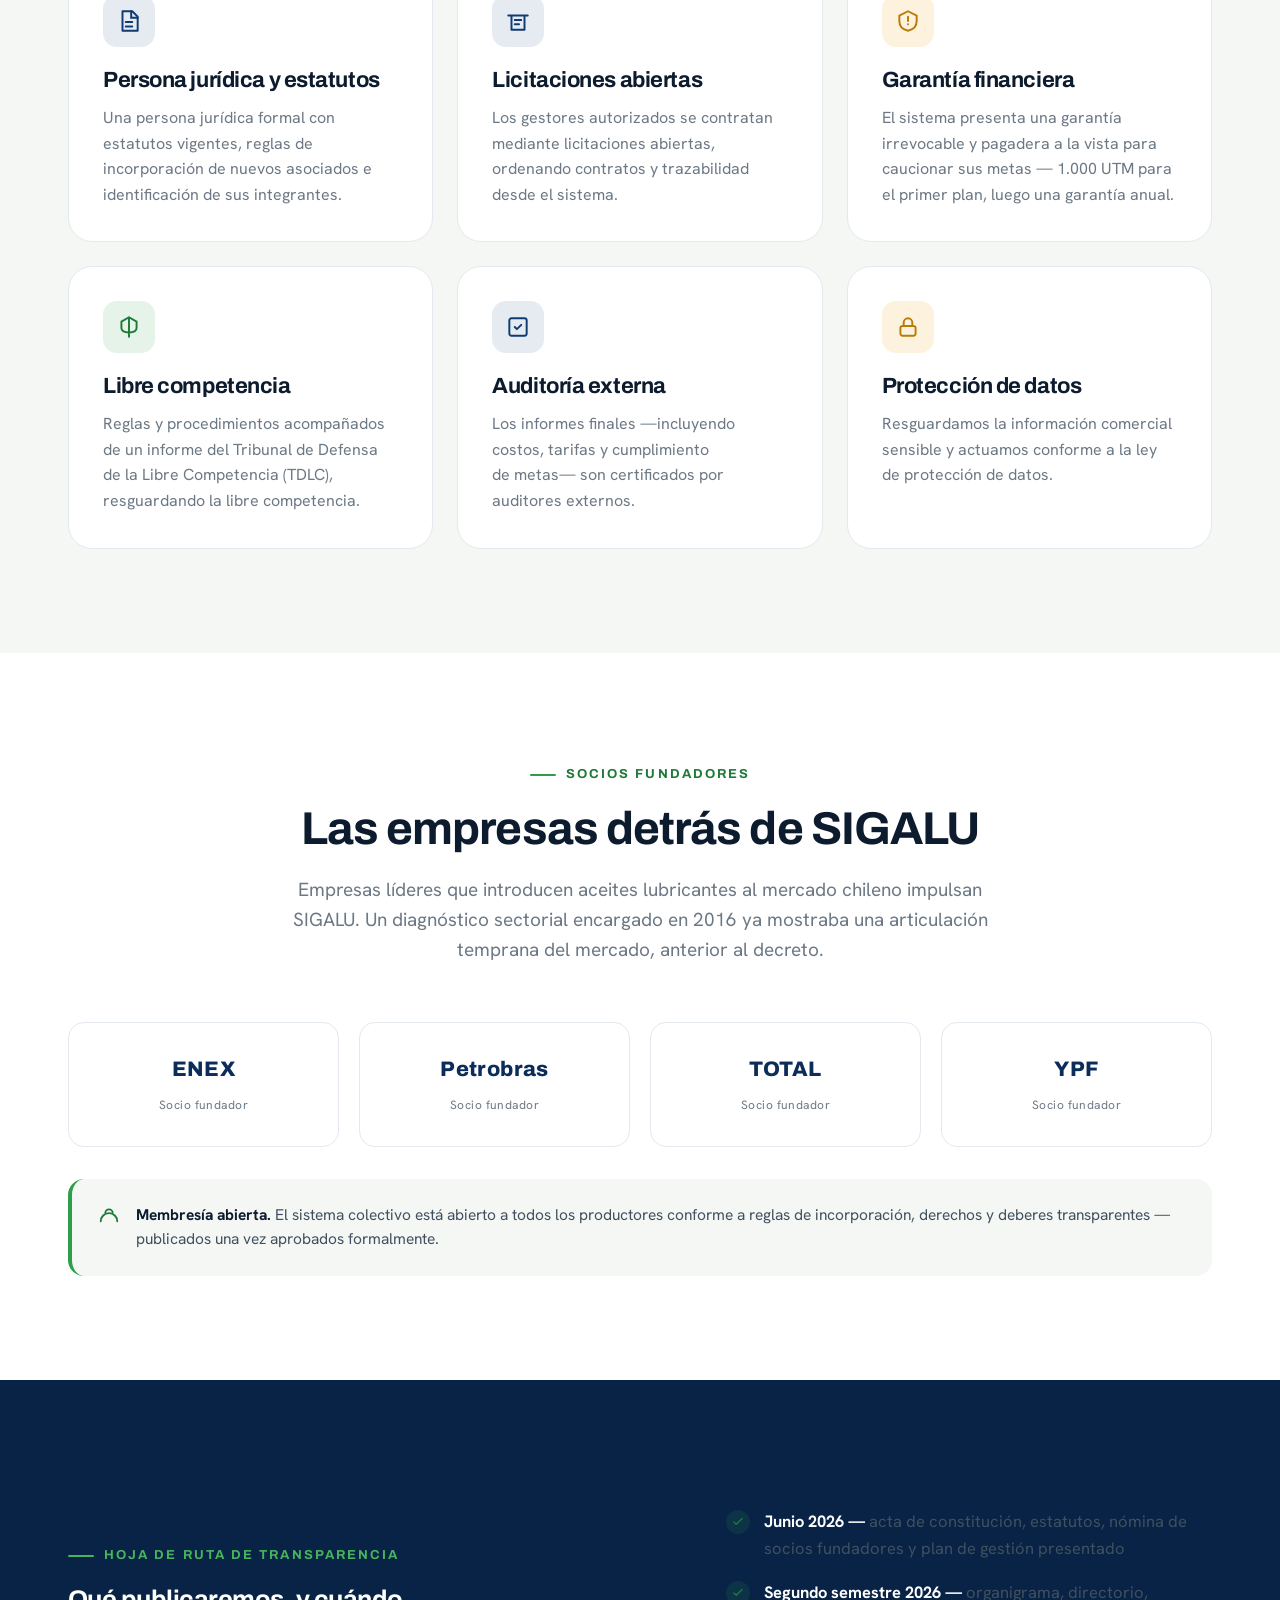
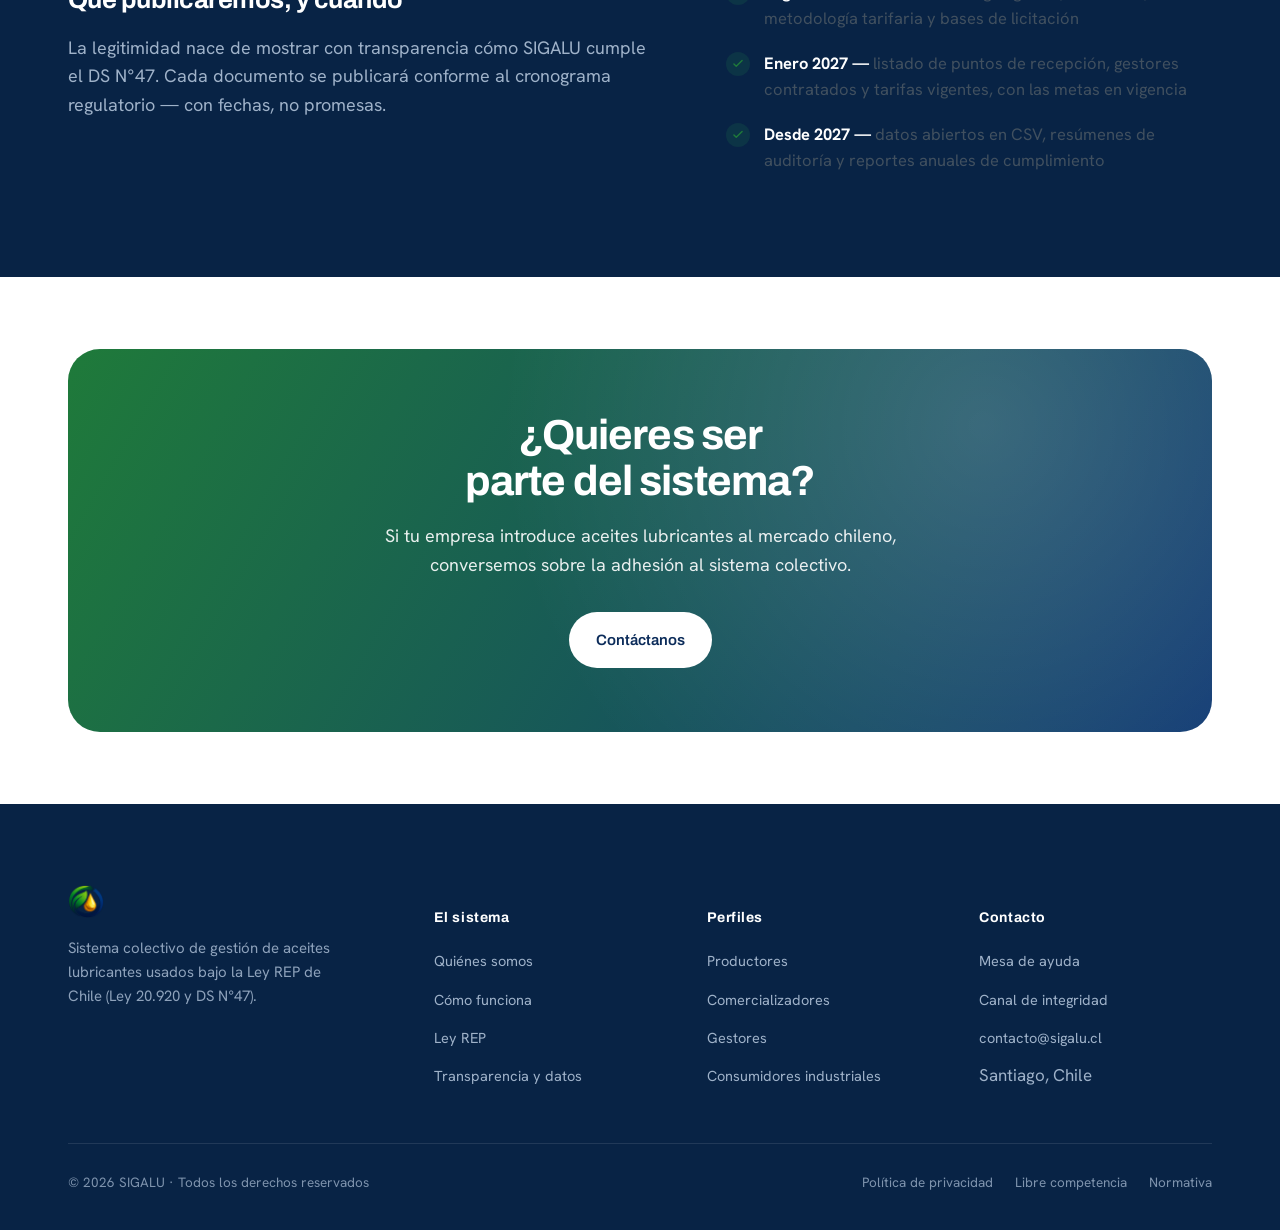
<file: quienes-somos.html>
<!doctype html>
<html lang="es">
<head>
<meta charset="utf-8" />
<meta name="viewport" content="width=device-width, initial-scale=1" />
<title>Quiénes somos — SIGALU</title>
<meta name="description" content="SIGALU es la entidad encargada de organizar y financiar, en forma colectiva y con trazabilidad verificable, la gestión de los aceites lubricantes usados sujetos a la Ley REP en Chile." />
<link rel="icon" type="image/png" href="assets/logo-icon.png" />
<link rel="stylesheet" href="styles.css" />
</head>
<body>

<header class="site-header static-solid" data-screen-label="Header">
  <div class="container bar">
    <a class="brand" href="index.html" aria-label="SIGALU inicio">
      <img class="mark" src="assets/logo-icon.png" alt="" />
      <span class="word">SIGALU</span>
    </a>
    <nav class="nav">
      <a href="index.html" data-en="Home">Inicio</a>
      <a href="quienes-somos.html" class="active" data-en="About us">Quiénes somos</a>
      <a href="ley-rep.html" data-en="REP Law">Ley REP</a>
      <a href="como-funciona.html" data-en="How it works">Cómo funciona</a>
      <a href="transparencia.html" data-en="Transparency">Transparencia</a>
      <a href="contacto.html" data-en="Contact">Contacto</a>
    </nav>
    <div class="header-right">
      <div class="lang" role="group" aria-label="Idioma">
        <button data-lang="es" class="active">ES</button><span class="sep">/</span><button data-lang="en">EN</button>
      </div>
      <button class="menu-toggle" aria-label="Menú"><span></span><span></span><span></span></button>
    </div>
  </div>
</header>
<nav class="mobile-nav">
  <a href="index.html" data-en="Home">Inicio</a>
  <a href="quienes-somos.html" data-en="About us">Quiénes somos</a>
  <a href="ley-rep.html" data-en="REP Law">Ley REP</a>
  <a href="como-funciona.html" data-en="How it works">Cómo funciona</a>
  <a href="transparencia.html" data-en="Transparency">Transparencia</a>
  <a href="contacto.html" data-en="Contact">Contacto</a>
</nav>

<section class="page-hero" data-screen-label="Page hero — Quiénes somos">
  <div class="container">
    <div class="crumbs"><a href="index.html" data-en="Home">Inicio</a><span>/</span><span data-en="About us">Quiénes somos</span></div>
    <h1 data-en="A collective system built for trust">Un sistema colectivo construido para generar confianza</h1>
    <p data-en="SIGALU is the entity responsible for organising and financing — collectively and with verifiable traceability — the management of used lubricant oils under Chile's REP Law.">SIGALU es la entidad encargada de organizar y financiar —en forma colectiva y con trazabilidad verificable— la gestión de los aceites lubricantes usados sujetos a la Ley REP en Chile.</p>
  </div>
</section>

<!-- Misión / visión -->
<section class="section">
  <div class="container">
    <div class="split">
      <div class="reveal">
        <span class="eyebrow" data-en="Our mission">Nuestra misión</span>
        <h2 data-en="Promote valorisation, compliance, transparency and environmental protection">Promover la valorización, el cumplimiento, la transparencia y la protección ambiental</h2>
        <p style="margin-top:20px;font-size:18px;color:var(--muted)" data-en="We organise and finance, collectively and with verifiable traceability, the management of used lubricant oils subject to the REP Law in Chile — promoting their valorisation, regulatory compliance, transparency and environmental protection.">Organizamos y financiamos, de forma colectiva y con trazabilidad verificable, la gestión de los aceites lubricantes usados sujetos a la Ley REP en Chile, promoviendo su valorización, el cumplimiento regulatorio, la transparencia y la protección ambiental.</p>
      </div>
      <div class="reveal d1">
        <div class="card" style="padding:36px">
          <span class="chip chip--green"><svg viewBox="0 0 24 24" fill="none" stroke="currentColor" stroke-width="1.8"><circle cx="12" cy="12" r="9"/><path d="M12 7v5l3 2" stroke-linecap="round" stroke-linejoin="round"/></svg></span>
          <h3 data-en="Our vision">Nuestra visión</h3>
          <p style="margin-top:10px" data-en="A Chile where every litre of used lubricant oil is collected and valorised responsibly, with a traceable, transparent and competitive system that becomes a regional benchmark.">Un Chile donde cada litro de aceite lubricante usado se recolecta y valoriza de manera responsable, con un sistema trazable, transparente y competitivo que sea referente regional.</p>
        </div>
      </div>
    </div>
  </div>
</section>

<!-- Naturaleza jurídica -->
<section class="section section--soft">
  <div class="container">
    <div class="section-head center reveal">
      <span class="eyebrow" data-en="Legal nature">Naturaleza jurídica</span>
      <h2 data-en="A collective management system under the REP Law">Un sistema de gestión colectivo bajo la Ley REP</h2>
      <p data-en="The REP framework defines precisely how a collective system that operates in this market must be structured. These are not optional contents — they are the regulatory core of the model.">El marco REP define con precisión cómo debe estructurarse un sistema colectivo que opera en este mercado. No son contenidos opcionales — son el corazón regulatorio del modelo.</p>
    </div>
    <div class="grid g-3">
      <div class="card reveal"><span class="chip chip--navy"><svg viewBox="0 0 24 24" fill="none" stroke="currentColor" stroke-width="1.8"><path d="M6 3h9l5 5v13H6z" stroke-linejoin="round"/><path d="M14 3v6h6M9 13h6M9 17h6" stroke-linecap="round"/></svg></span><h3 data-en="Legal entity & bylaws">Persona jurídica y estatutos</h3><p data-en="A formal legal entity with valid bylaws, rules for incorporating new members, and identification of its members.">Una persona jurídica formal con estatutos vigentes, reglas de incorporación de nuevos asociados e identificación de sus integrantes.</p></div>
      <div class="card reveal d1"><span class="chip chip--navy"><svg viewBox="0 0 24 24" fill="none" stroke="currentColor" stroke-width="1.8"><path d="M3 7h18M6 7v13h12V7M9 11h6M9 15h4" stroke-linecap="round" stroke-linejoin="round"/></svg></span><h3 data-en="Open tenders">Licitaciones abiertas</h3><p data-en="Authorised managers are hired through open tender processes, ordering contracts and traceability from the system.">Los gestores autorizados se contratan mediante licitaciones abiertas, ordenando contratos y trazabilidad desde el sistema.</p></div>
      <div class="card reveal d2"><span class="chip chip--gold"><svg viewBox="0 0 24 24" fill="none" stroke="currentColor" stroke-width="1.8"><path d="M12 3l8 4v5c0 5-3.5 8-8 9-4.5-1-8-4-8-9V7l8-4z" stroke-linejoin="round"/><path d="M12 8v4m0 3v0" stroke-linecap="round"/></svg></span><h3 data-en="Financial guarantee">Garantía financiera</h3><p data-en="The system posts an irrevocable, on-demand guarantee to back its targets — 1,000 UTM for the first plan, then an annual guarantee.">El sistema presenta una garantía irrevocable y pagadera a la vista para caucionar sus metas — 1.000 UTM para el primer plan, luego una garantía anual.</p></div>
      <div class="card reveal"><span class="chip chip--green"><svg viewBox="0 0 24 24" fill="none" stroke="currentColor" stroke-width="1.8"><path d="M12 3v18M5 7l7-4 7 4M5 7v6c0 3 3 4 7 4s7-1 7-4V7" stroke-linecap="round" stroke-linejoin="round"/></svg></span><h3 data-en="Free competition">Libre competencia</h3><p data-en="Rules and procedures accompanied by a report from the Competition Court (TDLC), safeguarding fair competition.">Reglas y procedimientos acompañados de un informe del Tribunal de Defensa de la Libre Competencia (TDLC), resguardando la libre competencia.</p></div>
      <div class="card reveal d1"><span class="chip chip--navy"><svg viewBox="0 0 24 24" fill="none" stroke="currentColor" stroke-width="1.8"><rect x="4" y="4" width="16" height="16" rx="2"/><path d="M9 12l2 2 4-4" stroke-linecap="round" stroke-linejoin="round"/></svg></span><h3 data-en="External audit">Auditoría externa</h3><p data-en="Final reports — including costs, fees and target compliance — are certified by external auditors.">Los informes finales —incluyendo costos, tarifas y cumplimiento de metas— son certificados por auditores externos.</p></div>
      <div class="card reveal d2"><span class="chip chip--gold"><svg viewBox="0 0 24 24" fill="none" stroke="currentColor" stroke-width="1.8"><rect x="5" y="11" width="14" height="9" rx="2"/><path d="M8 11V8a4 4 0 018 0v3" stroke-linecap="round"/></svg></span><h3 data-en="Data protection">Protección de datos</h3><p data-en="We safeguard sensitive commercial information and act in line with data-protection law.">Resguardamos la información comercial sensible y actuamos conforme a la ley de protección de datos.</p></div>
    </div>
  </div>
</section>

<!-- Socios fundadores -->
<section class="section">
  <div class="container">
    <div class="section-head center reveal">
      <span class="eyebrow" data-en="Founding members">Socios fundadores</span>
      <h2 data-en="The companies behind SIGALU">Las empresas detrás de SIGALU</h2>
      <p data-en="Leading companies that place lubricant oils on the Chilean market drive SIGALU. A sectoral diagnosis commissioned in 2016 already showed an early articulation of the market ahead of the decree.">Empresas líderes que introducen aceites lubricantes al mercado chileno impulsan SIGALU. Un diagnóstico sectorial encargado en 2016 ya mostraba una articulación temprana del mercado, anterior al decreto.</p>
    </div>
    <div class="socios reveal d1">
      <div class="socio"><span class="name">ENEX</span><span class="role" data-en="Founding member">Socio fundador</span></div>
      <div class="socio"><span class="name">Petrobras</span><span class="role" data-en="Founding member">Socio fundador</span></div>
      <div class="socio"><span class="name">TOTAL</span><span class="role" data-en="Founding member">Socio fundador</span></div>
      <div class="socio"><span class="name">YPF</span><span class="role" data-en="Founding member">Socio fundador</span></div>
    </div>
    <div class="note green reveal" style="margin-top:32px">
      <span class="ico"><svg viewBox="0 0 24 24" fill="none" stroke="currentColor" stroke-width="2" width="22" height="22"><path d="M16 11a4 4 0 10-8 0M3 20a7 7 0 0118 0" stroke-linecap="round" stroke-linejoin="round"/></svg></span>
      <p data-en="<strong>Open membership.</strong> The collective system is open to all producers under transparent rules of incorporation, rights and duties — published once formally approved.">
        <strong>Membresía abierta.</strong> El sistema colectivo está abierto a todos los productores conforme a reglas de incorporación, derechos y deberes transparentes — publicados una vez aprobados formalmente.</p>
    </div>
  </div>
</section>

<!-- Ficha corporativa / transparencia documental -->
<section class="section section--dark">
  <div class="container">
    <div class="split split--wide">
      <div class="reveal">
        <span class="eyebrow" data-en="Transparency roadmap">Hoja de ruta de transparencia</span>
        <h2 data-en="What we will publish, and when">Qué publicaremos, y cuándo</h2>
        <p style="margin-top:20px;color:#9fb2c9;font-size:18px" data-en="Legitimacy comes from showing transparently how SIGALU complies with DS N°47. Each document will be published according to the regulatory timeline — with dates, not promises.">La legitimidad nace de mostrar con transparencia cómo SIGALU cumple el DS N°47. Cada documento se publicará conforme al cronograma regulatorio — con fechas, no promesas.</p>
      </div>
      <div class="reveal d1">
        <ul class="feat-list">
          <li><span class="tick"><svg viewBox="0 0 24 24" fill="none" stroke="currentColor" stroke-width="2.4"><path d="M5 12l4 4 10-10" stroke-linecap="round" stroke-linejoin="round"/></svg></span><span><strong style="color:#fff" data-en="June 2026 — ">Junio 2026 — </strong><span data-en="incorporation deed, bylaws, list of founding members and submitted management plan">acta de constitución, estatutos, nómina de socios fundadores y plan de gestión presentado</span></span></li>
          <li><span class="tick"><svg viewBox="0 0 24 24" fill="none" stroke="currentColor" stroke-width="2.4"><path d="M5 12l4 4 10-10" stroke-linecap="round" stroke-linejoin="round"/></svg></span><span><strong style="color:#fff" data-en="Second half 2026 — ">Segundo semestre 2026 — </strong><span data-en="organisation chart, board, fee methodology and tender rules">organigrama, directorio, metodología tarifaria y bases de licitación</span></span></li>
          <li><span class="tick"><svg viewBox="0 0 24 24" fill="none" stroke="currentColor" stroke-width="2.4"><path d="M5 12l4 4 10-10" stroke-linecap="round" stroke-linejoin="round"/></svg></span><span><strong style="color:#fff" data-en="January 2027 — ">Enero 2027 — </strong><span data-en="reception point list, contracted managers and current fees, with targets in force">listado de puntos de recepción, gestores contratados y tarifas vigentes, con las metas en vigencia</span></span></li>
          <li><span class="tick"><svg viewBox="0 0 24 24" fill="none" stroke="currentColor" stroke-width="2.4"><path d="M5 12l4 4 10-10" stroke-linecap="round" stroke-linejoin="round"/></svg></span><span><strong style="color:#fff" data-en="From 2027 — ">Desde 2027 — </strong><span data-en="open data in CSV, audit summaries and annual compliance reports">datos abiertos en CSV, resúmenes de auditoría y reportes anuales de cumplimiento</span></span></li>
        </ul>
      </div>
    </div>
  </div>
</section>

<section class="section section--tight">
  <div class="container">
    <div class="cta-band reveal">
      <h2 data-en="Want to become part of the system?">¿Quieres ser parte del sistema?</h2>
      <p data-en="If your company places lubricant oils on the Chilean market, talk to us about adhesion to the collective system.">Si tu empresa introduce aceites lubricantes al mercado chileno, conversemos sobre la adhesión al sistema colectivo.</p>
      <div class="btn-row"><a class="btn btn--white" href="contacto.html" data-en="Contact us">Contáctanos</a></div>
    </div>
  </div>
</section>

<footer class="footer">
  <div class="container">
    <div class="footer-top">
      <div class="f-brand">
        <img src="assets/logo-icon.png" alt="SIGALU" />
        <p data-en="Collective system for the management of used lubricant oils under Chile's REP Law (Law 20.920 and DS N°47).">Sistema colectivo de gestión de aceites lubricantes usados bajo la Ley REP de Chile (Ley 20.920 y DS N°47).</p>
      </div>
      <div><h5 data-en="The system">El sistema</h5><ul><li><a href="quienes-somos.html" data-en="About us">Quiénes somos</a></li><li><a href="como-funciona.html" data-en="How it works">Cómo funciona</a></li><li><a href="ley-rep.html" data-en="REP Law">Ley REP</a></li><li><a href="transparencia.html" data-en="Transparency & data">Transparencia y datos</a></li></ul></div>
      <div><h5 data-en="Profiles">Perfiles</h5><ul><li><a href="contacto.html" data-en="Producers">Productores</a></li><li><a href="contacto.html" data-en="Distributors">Comercializadores</a></li><li><a href="contacto.html" data-en="Managers">Gestores</a></li><li><a href="contacto.html" data-en="Industrial consumers">Consumidores industriales</a></li></ul></div>
      <div><h5 data-en="Contact">Contacto</h5><ul><li><a href="contacto.html" data-en="Help desk">Mesa de ayuda</a></li><li><a href="contacto.html" data-en="Integrity channel">Canal de integridad</a></li><li><a href="mailto:contacto@sigalu.cl">contacto@sigalu.cl</a></li><li><span data-en="Santiago, Chile">Santiago, Chile</span></li></ul></div>
    </div>
    <div class="footer-bottom">
      <span>© 2026 SIGALU · <span data-en="All rights reserved">Todos los derechos reservados</span></span>
      <div class="links"><a href="privacidad.html" data-en="Privacy policy">Política de privacidad</a><a href="libre-competencia.html" data-en="Free competition">Libre competencia</a><a href="ley-rep.html" data-en="Regulations">Normativa</a></div>
    </div>
  </div>
</footer>

<script src="site.js"></script>
</body>
</html>
</file>
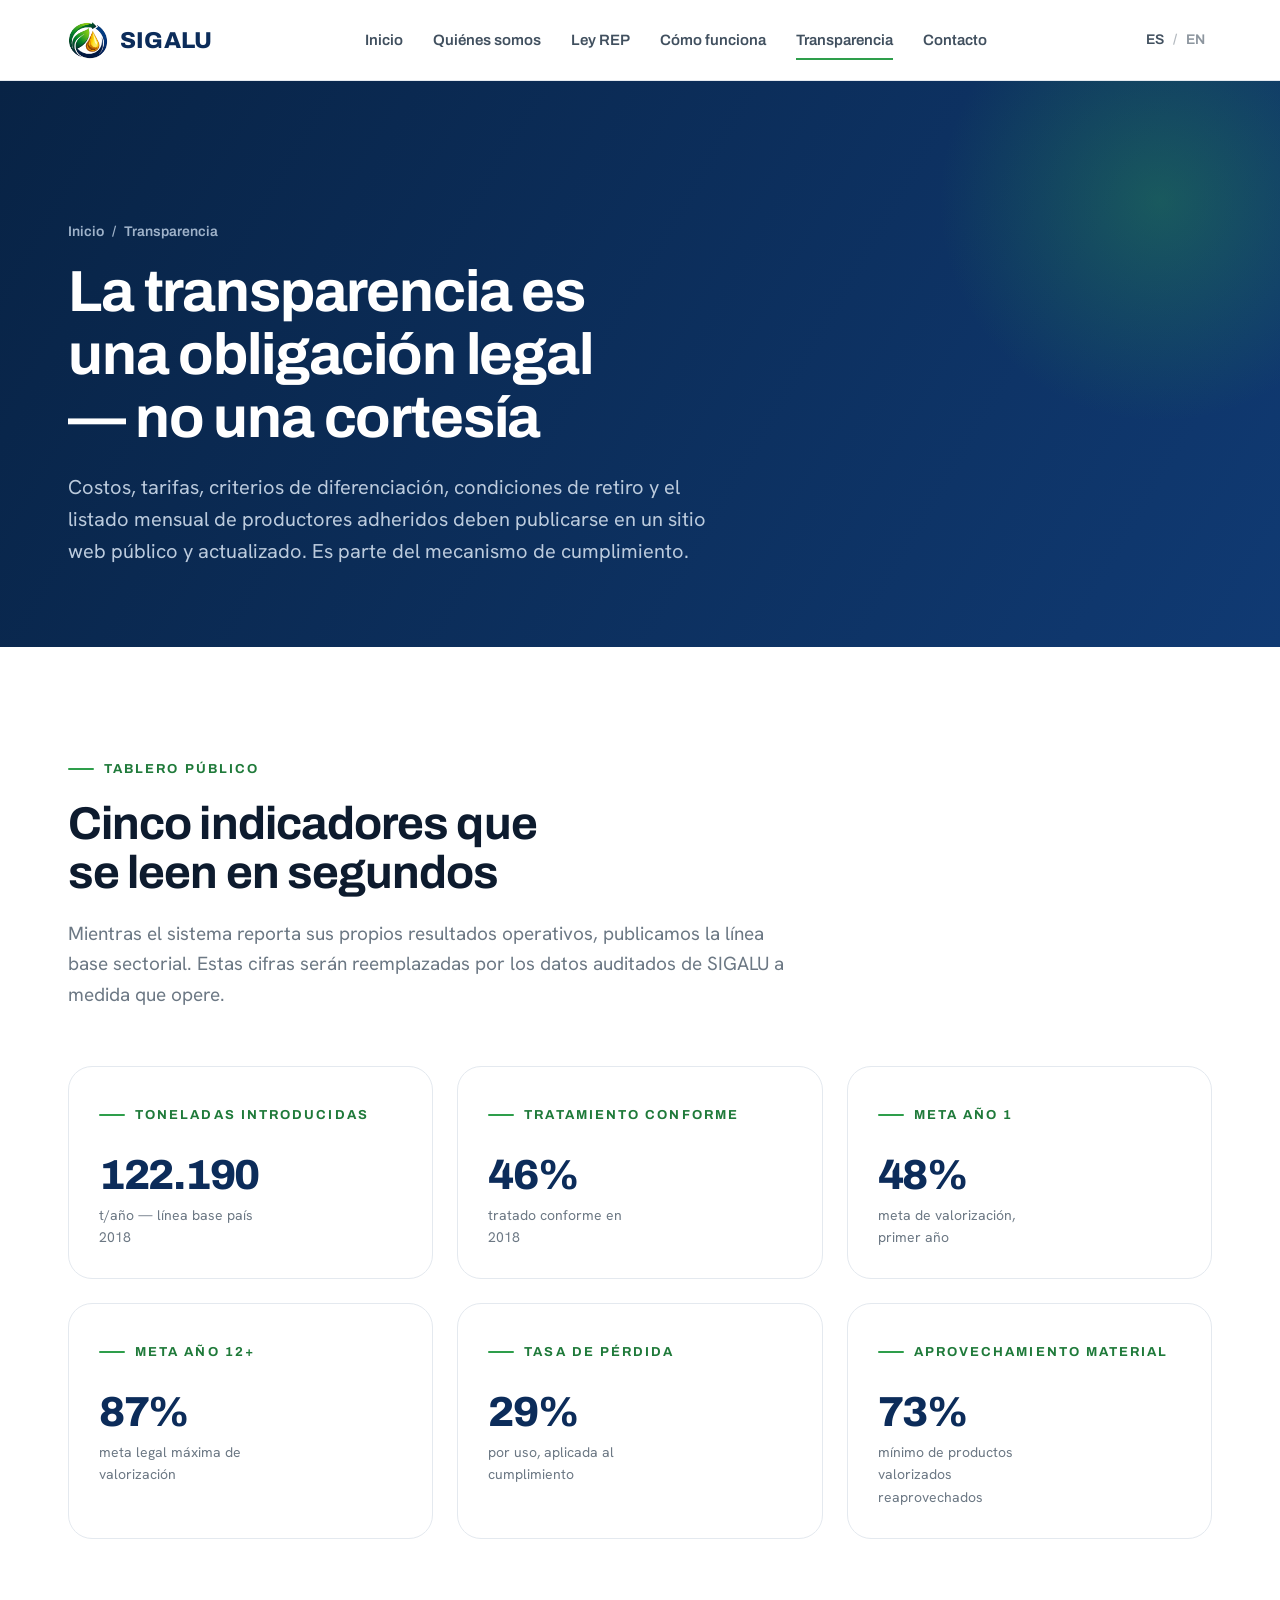
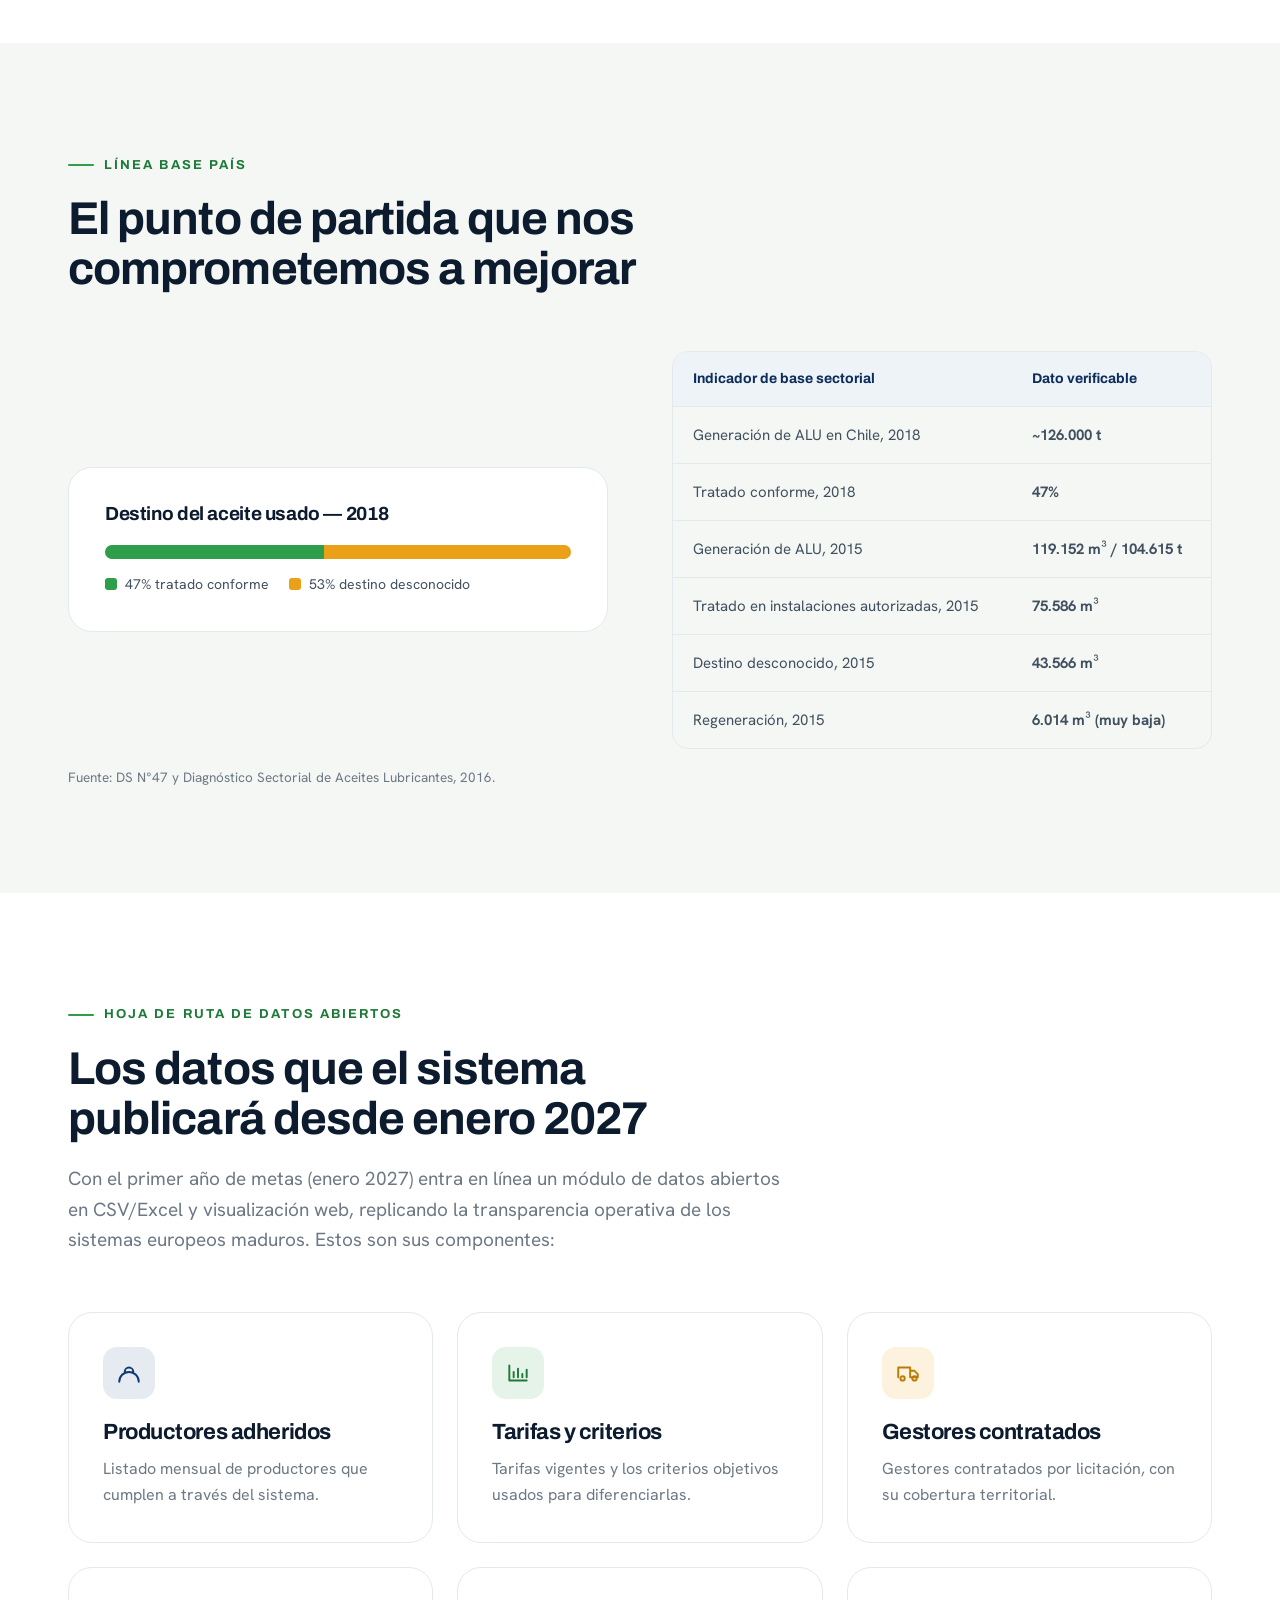
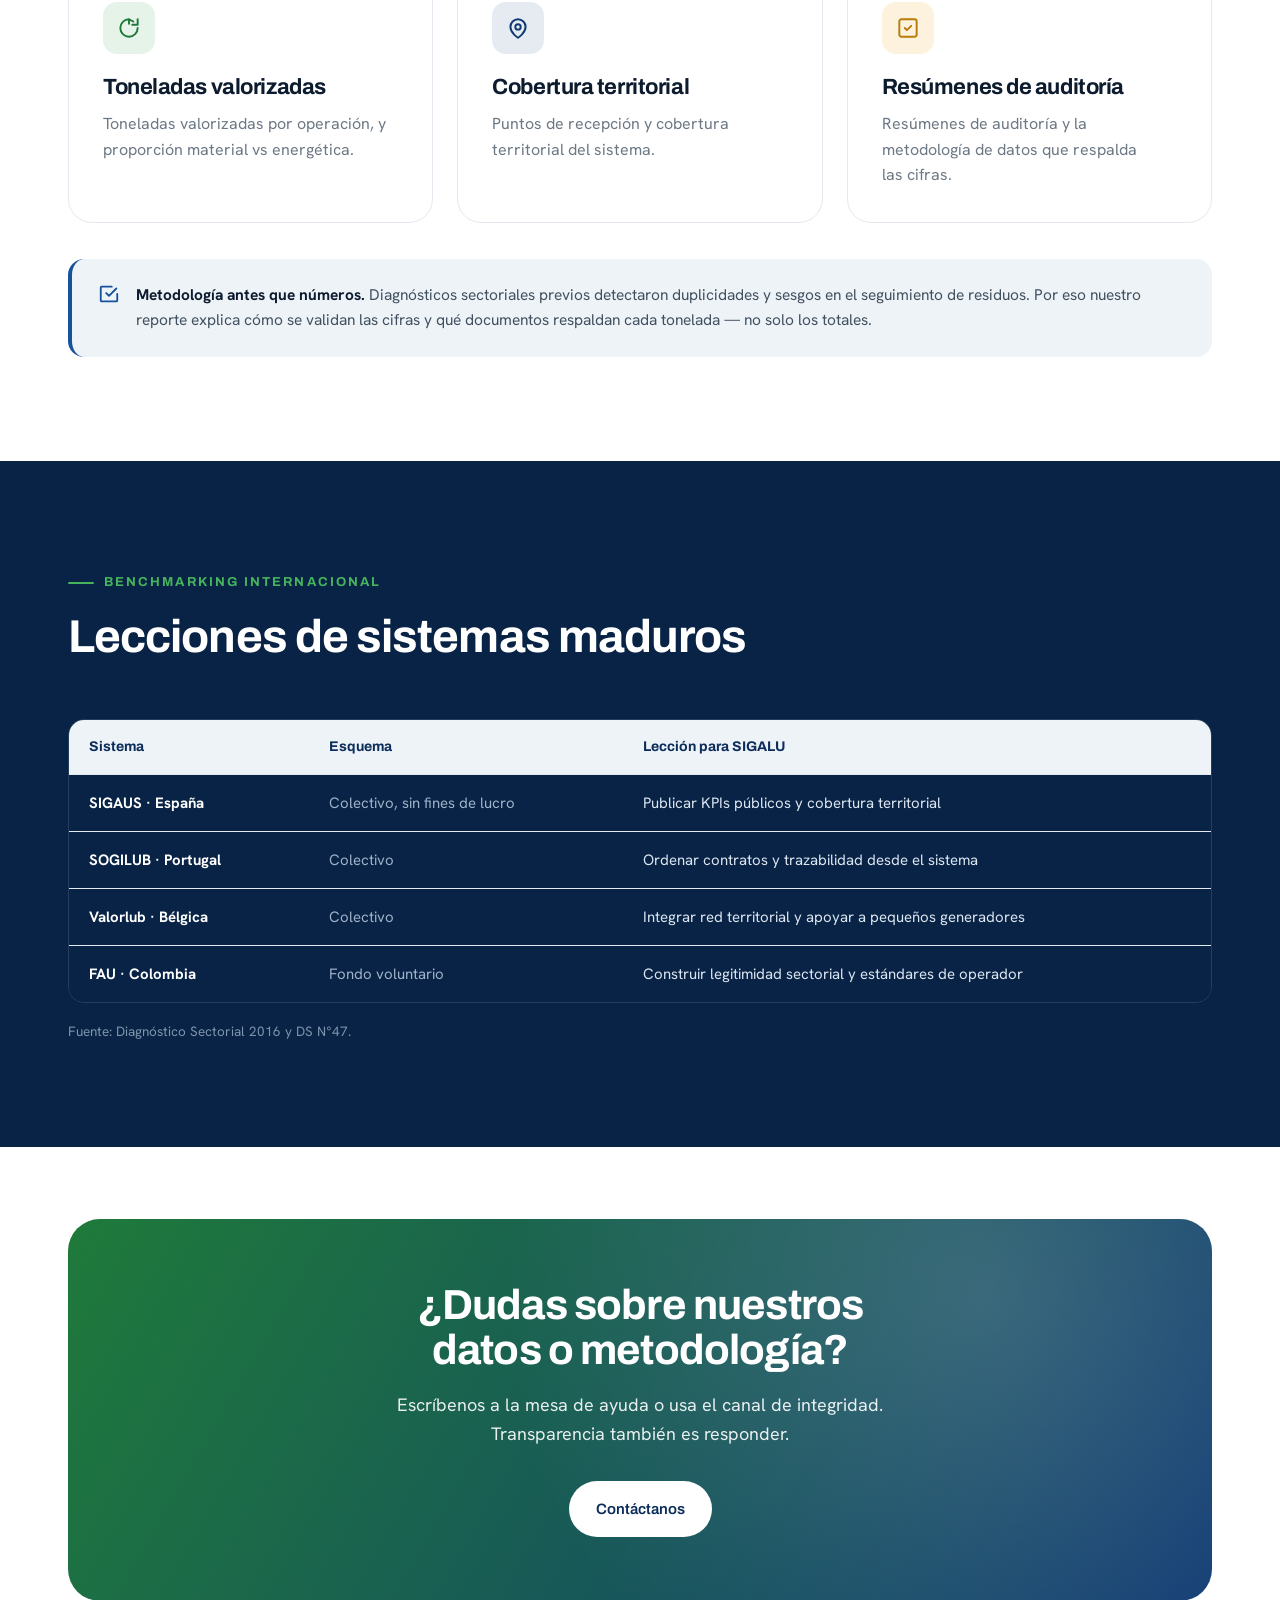
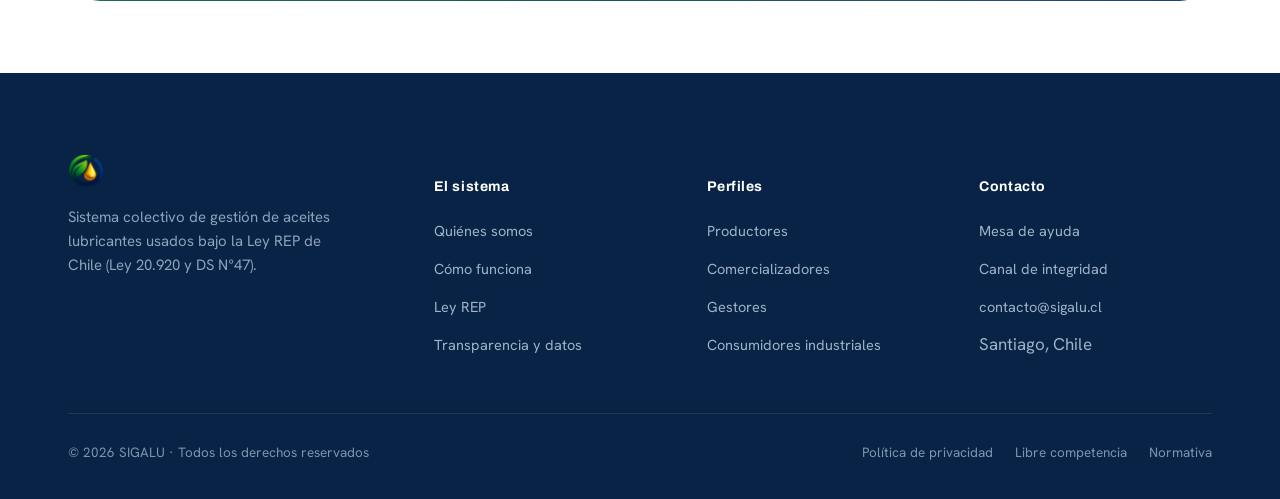
<file: transparencia.html>
<!doctype html>
<html lang="es">
<head>
<meta charset="utf-8" />
<meta name="viewport" content="width=device-width, initial-scale=1" />
<title>Transparencia y datos abiertos — SIGALU</title>
<meta name="description" content="Tablero público, línea base país y datos abiertos del sistema de gestión de aceites lubricantes usados de SIGALU." />
<link rel="icon" type="image/png" href="assets/logo-icon.png" />
<link rel="stylesheet" href="styles.css" />
</head>
<body>

<header class="site-header static-solid">
  <div class="container bar">
    <a class="brand" href="index.html" aria-label="SIGALU inicio"><img class="mark" src="assets/logo-icon.png" alt="" /><span class="word">SIGALU</span></a>
    <nav class="nav">
      <a href="index.html" data-en="Home">Inicio</a>
      <a href="quienes-somos.html" data-en="About us">Quiénes somos</a>
      <a href="ley-rep.html" data-en="REP Law">Ley REP</a>
      <a href="como-funciona.html" data-en="How it works">Cómo funciona</a>
      <a href="transparencia.html" class="active" data-en="Transparency">Transparencia</a>
      <a href="contacto.html" data-en="Contact">Contacto</a>
    </nav>
    <div class="header-right">
      <div class="lang" role="group" aria-label="Idioma"><button data-lang="es" class="active">ES</button><span class="sep">/</span><button data-lang="en">EN</button></div>
      <button class="menu-toggle" aria-label="Menú"><span></span><span></span><span></span></button>
    </div>
  </div>
</header>
<nav class="mobile-nav">
  <a href="index.html" data-en="Home">Inicio</a>
  <a href="quienes-somos.html" data-en="About us">Quiénes somos</a>
  <a href="ley-rep.html" data-en="REP Law">Ley REP</a>
  <a href="como-funciona.html" data-en="How it works">Cómo funciona</a>
  <a href="transparencia.html" data-en="Transparency">Transparencia</a>
  <a href="contacto.html" data-en="Contact">Contacto</a>
</nav>

<section class="page-hero">
  <div class="container">
    <div class="crumbs"><a href="index.html" data-en="Home">Inicio</a><span>/</span><span data-en="Transparency">Transparencia</span></div>
    <h1 data-en="Transparency is a legal obligation — not a courtesy">La transparencia es una obligación legal — no una cortesía</h1>
    <p data-en="Costs, fees, differentiation criteria, pickup conditions and the monthly list of adhered producers must be published on a public, up-to-date website. This is part of the compliance mechanism.">Costos, tarifas, criterios de diferenciación, condiciones de retiro y el listado mensual de productores adheridos deben publicarse en un sitio web público y actualizado. Es parte del mecanismo de cumplimiento.</p>
  </div>
</section>

<!-- Tablero -->
<section class="section">
  <div class="container">
    <div class="section-head reveal">
      <span class="eyebrow" data-en="Public dashboard">Tablero público</span>
      <h2 data-en="Five indicators you can read in seconds">Cinco indicadores que se leen en segundos</h2>
      <p data-en="While the system reports its own operational results, we publish the sectoral baseline. These figures will be replaced by SIGALU's audited data as it operates.">Mientras el sistema reporta sus propios resultados operativos, publicamos la línea base sectorial. Estas cifras serán reemplazadas por los datos auditados de SIGALU a medida que opere.</p>
    </div>
    <div class="grid g-3 reveal d1">
      <div class="card" style="padding:30px"><span class="eyebrow" data-en="Tonnes introduced">Toneladas introducidas</span><div class="stat-inline"><div class="si"><div class="n"><span data-count="126000" data-sep="1">0</span></div><div class="l" data-en="t/year — country baseline 2018">t/año — línea base país 2018</div></div></div></div>
      <div class="card" style="padding:30px"><span class="eyebrow" data-en="Compliant treatment">Tratamiento conforme</span><div class="stat-inline"><div class="si"><div class="n"><span data-count="47">0</span>%</div><div class="l" data-en="treated per regulation in 2018">tratado conforme en 2018</div></div></div></div>
      <div class="card" style="padding:30px"><span class="eyebrow" data-en="Year-1 target">Meta año 1</span><div class="stat-inline"><div class="si"><div class="n"><span data-count="50">0</span>%</div><div class="l" data-en="valorisation target, first year">meta de valorización, primer año</div></div></div></div>
      <div class="card" style="padding:30px"><span class="eyebrow" data-en="Target year 12+">Meta año 12+</span><div class="stat-inline"><div class="si"><div class="n"><span data-count="90">0</span>%</div><div class="l" data-en="maximum legal valorisation target">meta legal máxima de valorización</div></div></div></div>
      <div class="card" style="padding:30px"><span class="eyebrow" data-en="Loss rate">Tasa de pérdida</span><div class="stat-inline"><div class="si"><div class="n"><span data-count="30">0</span>%</div><div class="l" data-en="from use, applied to compliance">por uso, aplicada al cumplimiento</div></div></div></div>
      <div class="card" style="padding:30px"><span class="eyebrow" data-en="Material use">Aprovechamiento material</span><div class="stat-inline"><div class="si"><div class="n"><span data-count="75">0</span>%</div><div class="l" data-en="minimum of valorisation products reused">mínimo de productos valorizados reaprovechados</div></div></div></div>
    </div>
  </div>
</section>

<!-- Línea base país -->
<section class="section section--soft">
  <div class="container">
    <div class="section-head reveal">
      <span class="eyebrow" data-en="Country baseline">Línea base país</span>
      <h2 data-en="The starting point we are committed to improve">El punto de partida que nos comprometemos a mejorar</h2>
    </div>
    <div class="split">
      <div class="reveal">
        <div class="card" style="padding:36px">
          <h3 style="font-size:19px;margin-bottom:8px" data-en="Fate of used oil — 2018">Destino del aceite usado — 2018</h3>
          <div class="statbar" style="margin-top:20px">
            <div class="track"><div class="fill" style="width:47%;background:var(--green-600)"></div><div class="fill" style="width:53%;background:var(--gold)"></div></div>
            <div class="bar-legend">
              <span><i style="background:var(--green-600)"></i><span data-en="47% treated per regulation">47% tratado conforme</span></span>
              <span><i style="background:var(--gold)"></i><span data-en="53% unknown fate">53% destino desconocido</span></span>
            </div>
          </div>
        </div>
      </div>
      <div class="reveal d1">
        <div class="table-wrap">
          <table class="data">
            <thead><tr><th data-en="Sectoral baseline indicator">Indicador de base sectorial</th><th data-en="Verifiable figure">Dato verificable</th></tr></thead>
            <tbody>
              <tr><td data-en="ALU generated in Chile, 2018">Generación de ALU en Chile, 2018</td><td><strong data-en="~126,000 t">~126.000 t</strong></td></tr>
              <tr><td data-en="Treated per regulation, 2018">Tratado conforme, 2018</td><td><strong>47%</strong></td></tr>
              <tr><td data-en="ALU generated, 2015">Generación de ALU, 2015</td><td><strong data-en="119,152 m³ / 104,615 t">119.152 m³ / 104.615 t</strong></td></tr>
              <tr><td data-en="Treated in authorised facilities, 2015">Tratado en instalaciones autorizadas, 2015</td><td><strong data-en="75,586 m³">75.586 m³</strong></td></tr>
              <tr><td data-en="Unknown fate, 2015">Destino desconocido, 2015</td><td><strong data-en="43,566 m³">43.566 m³</strong></td></tr>
              <tr><td data-en="Regeneration, 2015">Regeneración, 2015</td><td><strong data-en="6,014 m³ (very low)">6.014 m³ (muy baja)</strong></td></tr>
            </tbody>
          </table>
        </div>
      </div>
    </div>
    <p style="margin-top:18px;font-size:13.5px;color:var(--muted)" class="reveal" data-en="Source: DS N°47 and Sectoral Diagnosis of Lubricant Oils, 2016.">Fuente: DS N°47 y Diagnóstico Sectorial de Aceites Lubricantes, 2016.</p>
  </div>
</section>

<!-- Datos abiertos -->
<section class="section">
  <div class="container">
    <div class="section-head reveal">
      <span class="eyebrow" data-en="Open data roadmap">Hoja de ruta de datos abiertos</span>
      <h2 data-en="The data the system will publish from January 2027">Los datos que el sistema publicará desde enero 2027</h2>
      <p data-en="With the first year of targets (January 2027), an open-data module in CSV/Excel and web visualisation comes online, replicating the operational transparency of mature European systems. These are its components:">Con el primer año de metas (enero 2027) entra en línea un módulo de datos abiertos en CSV/Excel y visualización web, replicando la transparencia operativa de los sistemas europeos maduros. Estos son sus componentes:</p>
    </div>
    <div class="grid g-3">
      <div class="card reveal"><span class="chip chip--navy"><svg viewBox="0 0 24 24" fill="none" stroke="currentColor" stroke-width="1.8"><path d="M16 11a4 4 0 10-8 0M3 20a7 7 0 0118 0" stroke-linecap="round" stroke-linejoin="round"/></svg></span><h3 data-en="Adhered producers">Productores adheridos</h3><p data-en="Monthly list of producers complying through the system.">Listado mensual de productores que cumplen a través del sistema.</p></div>
      <div class="card reveal d1"><span class="chip chip--green"><svg viewBox="0 0 24 24" fill="none" stroke="currentColor" stroke-width="1.8"><path d="M4 19V5M4 19h16M8 16v-5M12 16V8M16 16v-3M20 16v-7" stroke-linecap="round" stroke-linejoin="round"/></svg></span><h3 data-en="Fees & criteria">Tarifas y criterios</h3><p data-en="Current fees and the objective criteria used for differentiation.">Tarifas vigentes y los criterios objetivos usados para diferenciarlas.</p></div>
      <div class="card reveal d2"><span class="chip chip--gold"><svg viewBox="0 0 24 24" fill="none" stroke="currentColor" stroke-width="1.8"><path d="M3 16V7h11v9M14 10h4l3 3v3h-7M7 19a2 2 0 100-4 2 2 0 000 4zM18 19a2 2 0 100-4 2 2 0 000 4z" stroke-linecap="round" stroke-linejoin="round"/></svg></span><h3 data-en="Contracted managers">Gestores contratados</h3><p data-en="Managers hired through tender, with their territorial coverage.">Gestores contratados por licitación, con su cobertura territorial.</p></div>
      <div class="card reveal"><span class="chip chip--green"><svg viewBox="0 0 24 24" fill="none" stroke="currentColor" stroke-width="1.8"><path d="M12 4a8 8 0 108 8M12 4v4M12 4l4 2M20 4v5h-5" stroke-linecap="round" stroke-linejoin="round"/></svg></span><h3 data-en="Tonnes valorised">Toneladas valorizadas</h3><p data-en="Tonnes valorised per operation, and material vs energy split.">Toneladas valorizadas por operación, y proporción material vs energética.</p></div>
      <div class="card reveal d1"><span class="chip chip--navy"><svg viewBox="0 0 24 24" fill="none" stroke="currentColor" stroke-width="1.8"><path d="M12 21s-7-4.5-7-10a7 7 0 0114 0c0 5.5-7 10-7 10z" stroke-linejoin="round"/><circle cx="12" cy="11" r="2.5"/></svg></span><h3 data-en="Territorial coverage">Cobertura territorial</h3><p data-en="Reception points and territorial coverage of the system.">Puntos de recepción y cobertura territorial del sistema.</p></div>
      <div class="card reveal d2"><span class="chip chip--gold"><svg viewBox="0 0 24 24" fill="none" stroke="currentColor" stroke-width="1.8"><rect x="4" y="4" width="16" height="16" rx="2"/><path d="M9 12l2 2 4-4" stroke-linecap="round" stroke-linejoin="round"/></svg></span><h3 data-en="Audit summaries">Resúmenes de auditoría</h3><p data-en="Audit summaries and the data methodology that backs the figures.">Resúmenes de auditoría y la metodología de datos que respalda las cifras.</p></div>
    </div>
    <div class="note reveal" style="margin-top:36px">
      <span class="ico"><svg viewBox="0 0 24 24" fill="none" stroke="currentColor" stroke-width="2" width="22" height="22"><path d="M9 11l3 3 8-8M21 12v7a1 1 0 01-1 1H4a1 1 0 01-1-1V5a1 1 0 011-1h11" stroke-linecap="round" stroke-linejoin="round"/></svg></span>
      <p data-en="<strong>Methodology before numbers.</strong> Past sectoral diagnoses detected duplications and biases in waste tracking. That is why our reporting explains how figures are validated and which documents back each tonne — not only the totals.">
        <strong>Metodología antes que números.</strong> Diagnósticos sectoriales previos detectaron duplicidades y sesgos en el seguimiento de residuos. Por eso nuestro reporte explica cómo se validan las cifras y qué documentos respaldan cada tonelada — no solo los totales.</p>
    </div>
  </div>
</section>

<!-- Benchmarking -->
<section class="section section--dark">
  <div class="container">
    <div class="section-head reveal">
      <span class="eyebrow" data-en="International benchmarking">Benchmarking internacional</span>
      <h2 data-en="Lessons from mature systems">Lecciones de sistemas maduros</h2>
    </div>
    <div class="table-wrap reveal d1" style="border-color:rgba(255,255,255,.12)">
      <table class="data">
        <thead><tr><th data-en="System">Sistema</th><th data-en="Scheme">Esquema</th><th data-en="Lesson for SIGALU">Lección para SIGALU</th></tr></thead>
        <tbody style="background:var(--navy-900)">
          <tr><td style="color:#fff;font-weight:700">SIGAUS · <span data-en="Spain">España</span></td><td style="color:#9fb2c9" data-en="Collective, non-profit">Colectivo, sin fines de lucro</td><td style="color:#dce6f1" data-en="Publish public KPIs and territorial coverage">Publicar KPIs públicos y cobertura territorial</td></tr>
          <tr><td style="color:#fff;font-weight:700">SOGILUB · <span data-en="Portugal">Portugal</span></td><td style="color:#9fb2c9" data-en="Collective">Colectivo</td><td style="color:#dce6f1" data-en="Order contracts and traceability from the system">Ordenar contratos y trazabilidad desde el sistema</td></tr>
          <tr><td style="color:#fff;font-weight:700">Valorlub · <span data-en="Belgium">Bélgica</span></td><td style="color:#9fb2c9" data-en="Collective">Colectivo</td><td style="color:#dce6f1" data-en="Integrate a territorial network and support small generators">Integrar red territorial y apoyar a pequeños generadores</td></tr>
          <tr><td style="color:#fff;font-weight:700">FAU · <span data-en="Colombia">Colombia</span></td><td style="color:#9fb2c9" data-en="Voluntary fund">Fondo voluntario</td><td style="color:#dce6f1" data-en="Build sectoral legitimacy and operator standards">Construir legitimidad sectorial y estándares de operador</td></tr>
        </tbody>
      </table>
    </div>
    <p style="margin-top:18px;font-size:13.5px;color:#7e93ad" class="reveal" data-en="Source: Sectoral Diagnosis 2016 and DS N°47.">Fuente: Diagnóstico Sectorial 2016 y DS N°47.</p>
  </div>
</section>

<section class="section section--tight">
  <div class="container">
    <div class="cta-band reveal">
      <h2 data-en="Questions about our data or methodology?">¿Dudas sobre nuestros datos o metodología?</h2>
      <p data-en="Write to our help desk or use the integrity channel. Transparency also means answering.">Escríbenos a la mesa de ayuda o usa el canal de integridad. Transparencia también es responder.</p>
      <div class="btn-row"><a class="btn btn--white" href="contacto.html" data-en="Contact us">Contáctanos</a></div>
    </div>
  </div>
</section>

<footer class="footer">
  <div class="container">
    <div class="footer-top">
      <div class="f-brand"><img src="assets/logo-icon.png" alt="SIGALU" /><p data-en="Collective system for the management of used lubricant oils under Chile's REP Law (Law 20.920 and DS N°47).">Sistema colectivo de gestión de aceites lubricantes usados bajo la Ley REP de Chile (Ley 20.920 y DS N°47).</p></div>
      <div><h5 data-en="The system">El sistema</h5><ul><li><a href="quienes-somos.html" data-en="About us">Quiénes somos</a></li><li><a href="como-funciona.html" data-en="How it works">Cómo funciona</a></li><li><a href="ley-rep.html" data-en="REP Law">Ley REP</a></li><li><a href="transparencia.html" data-en="Transparency & data">Transparencia y datos</a></li></ul></div>
      <div><h5 data-en="Profiles">Perfiles</h5><ul><li><a href="contacto.html" data-en="Producers">Productores</a></li><li><a href="contacto.html" data-en="Distributors">Comercializadores</a></li><li><a href="contacto.html" data-en="Managers">Gestores</a></li><li><a href="contacto.html" data-en="Industrial consumers">Consumidores industriales</a></li></ul></div>
      <div><h5 data-en="Contact">Contacto</h5><ul><li><a href="contacto.html" data-en="Help desk">Mesa de ayuda</a></li><li><a href="contacto.html" data-en="Integrity channel">Canal de integridad</a></li><li><a href="mailto:contacto@sigalu.cl">contacto@sigalu.cl</a></li><li><span data-en="Santiago, Chile">Santiago, Chile</span></li></ul></div>
    </div>
    <div class="footer-bottom">
      <span>© 2026 SIGALU · <span data-en="All rights reserved">Todos los derechos reservados</span></span>
      <div class="links"><a href="privacidad.html" data-en="Privacy policy">Política de privacidad</a><a href="libre-competencia.html" data-en="Free competition">Libre competencia</a><a href="ley-rep.html" data-en="Regulations">Normativa</a></div>
    </div>
  </div>
</footer>

<script src="site.js"></script>
</body>
</html>
</file>
<file: styles.css>
/* ============================================================
   SIGALU — Sistema de gestión REP de aceites lubricantes usados
   Design system
   ============================================================ */

@import url('https://fonts.googleapis.com/css2?family=Archivo:wght@500;600;700;800&family=Hanken+Grotesk:wght@400;500;600;700&display=swap');

:root{
  /* Brand — balanced navy / green with gold accent */
  --navy-900:#082345;
  --navy-800:#0c2c5a;
  --navy-700:#103a73;
  --navy-600:#16519b;
  --navy-500:#1f6fd4;     /* interactive blue */
  --green-800:#16632f;
  --green-700:#1f7a3a;
  --green-600:#2e9e4b;
  --green-500:#46b35d;
  --gold:#eaa017;
  --gold-soft:#f6c65a;

  /* Neutrals — cool-warm, low saturation */
  --ink:#0d1b2e;
  --slate:#41505f;
  --muted:#6c7884;
  --line:#e4e9ef;
  --line-soft:#eef2f6;
  --white:#ffffff;
  --soft:#f4f7f4;         /* faint green-white */
  --soft-blue:#eef3f8;    /* faint blue-white */

  --r-sm:10px;
  --r:16px;
  --r-lg:24px;
  --r-xl:32px;

  --shadow-sm:0 1px 2px rgba(13,27,46,.05), 0 2px 8px rgba(13,27,46,.04);
  --shadow:0 4px 14px rgba(13,27,46,.07), 0 16px 40px rgba(13,27,46,.06);
  --shadow-lg:0 24px 70px rgba(8,35,69,.18);

  --container:1200px;
  --ease:cubic-bezier(.22,.61,.36,1);

  --font-display:'Archivo', system-ui, sans-serif;
  --font-body:'Hanken Grotesk', system-ui, sans-serif;
}

*{box-sizing:border-box;}
html{scroll-behavior:smooth;}
@media (prefers-reduced-motion:reduce){html{scroll-behavior:auto;}}

body{
  margin:0;
  font-family:var(--font-body);
  color:var(--slate);
  background:var(--white);
  line-height:1.6;
  font-size:17px;
  -webkit-font-smoothing:antialiased;
  text-rendering:optimizeLegibility;
}

h1,h2,h3,h4{
  font-family:var(--font-display);
  color:var(--ink);
  line-height:1.08;
  margin:0;
  font-weight:700;
  letter-spacing:-.02em;
  text-wrap:balance;
}
p{margin:0;text-wrap:pretty;}
a{color:inherit;text-decoration:none;}
img{max-width:100%;display:block;}

/* ---------- layout ---------- */
.container{width:100%;max-width:var(--container);margin:0 auto;padding:0 28px;}
.section{padding:104px 0;}
.section--tight{padding:72px 0;}
.section--dark{background:var(--navy-900);color:#c9d6e6;}
.section--dark h1,.section--dark h2,.section--dark h3,.section--dark h4{color:#fff;}
.section--soft{background:var(--soft);}
.section--soft-blue{background:var(--soft-blue);}

.eyebrow{
  display:inline-flex;align-items:center;gap:10px;
  font-family:var(--font-display);
  font-weight:700;font-size:13px;letter-spacing:.16em;text-transform:uppercase;
  color:var(--green-700);
  margin-bottom:20px;
}
.eyebrow::before{content:"";width:26px;height:2px;background:var(--green-600);border-radius:2px;}
.section--dark .eyebrow{color:var(--green-500);}
.section--dark .eyebrow::before{background:var(--green-500);}

.section-head{max-width:720px;margin-bottom:56px;}
.section-head.center{margin-left:auto;margin-right:auto;text-align:center;}
.section-head h2{font-size:clamp(30px,4vw,46px);}
.section-head p{margin-top:20px;font-size:19px;color:var(--muted);}
.section--dark .section-head p{color:#9fb2c9;}

h1{font-size:clamp(36px,6vw,68px);}
.lead{font-size:21px;color:var(--slate);}

/* ---------- buttons ---------- */
.btn{
  display:inline-flex;align-items:center;justify-content:center;gap:10px;
  font-family:var(--font-display);font-weight:600;font-size:15px;
  padding:15px 26px;border-radius:999px;border:1.5px solid transparent;
  cursor:pointer;transition:transform .25s var(--ease),background .25s,box-shadow .25s,border-color .25s,color .25s;
  white-space:nowrap;
}
.btn svg{width:17px;height:17px;}
.btn:hover{transform:translateY(-2px);}
.btn--primary{background:var(--green-600);color:#fff;box-shadow:0 8px 22px rgba(46,158,75,.28);}
.btn--primary:hover{background:var(--green-700);box-shadow:0 12px 30px rgba(46,158,75,.34);}
.btn--navy{background:var(--navy-700);color:#fff;}
.btn--navy:hover{background:var(--navy-800);}
.btn--ghost{background:transparent;border-color:var(--line);color:var(--ink);}
.btn--ghost:hover{border-color:var(--navy-700);color:var(--navy-700);}
.btn--light{background:rgba(255,255,255,.12);border-color:rgba(255,255,255,.4);color:#fff;backdrop-filter:blur(6px);}
.btn--light:hover{background:rgba(255,255,255,.22);}
.btn--white{background:#fff;color:var(--navy-800);}
.btn--white:hover{box-shadow:var(--shadow);}

.textlink{
  display:inline-flex;align-items:center;gap:8px;font-family:var(--font-display);
  font-weight:600;color:var(--navy-600);font-size:15px;
}
.textlink svg{width:16px;height:16px;transition:transform .25s var(--ease);}
.textlink:hover svg{transform:translateX(4px);}

/* ---------- header / nav ---------- */
.site-header{
  position:fixed;top:0;left:0;right:0;z-index:100;
  transition:background .35s var(--ease),box-shadow .35s,border-color .35s;
  border-bottom:1px solid transparent;
}
.site-header .bar{
  display:flex;align-items:center;justify-content:space-between;gap:24px;
  height:80px;
}
.brand{display:flex;align-items:center;gap:12px;}
.brand img.mark{height:38px;width:auto;}
.brand .word{font-family:var(--font-display);font-weight:800;font-size:23px;letter-spacing:.01em;line-height:1;}
.brand img.full{height:34px;width:auto;display:none;}

/* transparent over hero (default) */
.site-header .word{color:#fff;}
.nav a{color:rgba(255,255,255,.86);}
.nav a:hover{color:#fff;}
.lang button{color:rgba(255,255,255,.86);}
.menu-toggle span{background:#fff;}

/* scrolled / solid */
.site-header.solid{background:rgba(255,255,255,.88);backdrop-filter:saturate(160%) blur(14px);border-color:var(--line);box-shadow:0 2px 20px rgba(13,27,46,.05);}
.site-header.solid .word{color:var(--navy-800);}
.site-header.solid .nav a{color:var(--slate);}
.site-header.solid .nav a:hover{color:var(--navy-800);}
.site-header.solid .lang button{color:var(--slate);}
.site-header.solid .menu-toggle span{background:var(--navy-800);}
/* internal pages always solid */
.site-header.static-solid{position:sticky;background:rgba(255,255,255,.9);backdrop-filter:saturate(160%) blur(14px);border-color:var(--line);}
.site-header.static-solid .word{color:var(--navy-800);}
.site-header.static-solid .nav a{color:var(--slate);}
.site-header.static-solid .nav a:hover{color:var(--navy-800);}
.site-header.static-solid .lang button{color:var(--slate);}
.site-header.static-solid .menu-toggle span{background:var(--navy-800);}

.nav{display:flex;align-items:center;gap:30px;}
.nav a{font-family:var(--font-display);font-weight:600;font-size:15px;position:relative;transition:color .2s;padding:6px 0;}
.nav a::after{content:"";position:absolute;left:0;right:0;bottom:-2px;height:2px;background:var(--green-600);transform:scaleX(0);transform-origin:left;transition:transform .25s var(--ease);}
.nav a:hover::after,.nav a.active::after{transform:scaleX(1);}

.header-right{display:flex;align-items:center;gap:18px;}
.lang{display:flex;align-items:center;gap:2px;font-family:var(--font-display);font-weight:600;font-size:14px;}
.lang button{background:none;border:none;cursor:pointer;padding:4px 7px;border-radius:6px;font:inherit;opacity:.6;transition:opacity .2s,color .2s;}
.lang button.active{opacity:1;color:var(--green-600);}
.lang .sep{opacity:.4;}

.menu-toggle{display:none;flex-direction:column;gap:5px;background:none;border:none;cursor:pointer;padding:8px;}
.menu-toggle span{width:24px;height:2px;border-radius:2px;transition:.3s;}

/* mobile nav drawer */
.mobile-nav{
  position:fixed;inset:0;z-index:99;background:var(--navy-900);
  display:flex;flex-direction:column;justify-content:center;gap:8px;padding:40px;
  transform:translateX(100%);transition:transform .4s var(--ease);
}
.mobile-nav.open{transform:none;}
.mobile-nav a{font-family:var(--font-display);font-weight:700;font-size:28px;color:#fff;padding:12px 0;border-bottom:1px solid rgba(255,255,255,.08);}

/* ---------- hero ---------- */
.hero{position:relative;min-height:100vh;display:flex;align-items:center;overflow:hidden;color:#fff;}
.hero__video{position:absolute;inset:0;z-index:0;background:#08213f;}
.hero__video video{position:absolute;inset:0;width:100%;height:100%;object-fit:cover;}
.hero__video::after{
  content:"";position:absolute;inset:0;
  background:
    linear-gradient(105deg, rgba(8,35,69,.80) 0%, rgba(8,35,69,.52) 38%, rgba(8,35,69,.18) 70%, rgba(22,99,47,.12) 100%),
    linear-gradient(0deg, rgba(8,35,69,.50) 0%, rgba(8,35,69,0) 42%);
}
.hero__inner{position:relative;z-index:2;padding-top:120px;padding-bottom:60px;width:100%;}
.hero__badge{
  display:inline-flex;align-items:center;gap:10px;
  background:rgba(255,255,255,.1);border:1px solid rgba(255,255,255,.22);
  backdrop-filter:blur(6px);
  padding:9px 16px 9px 12px;border-radius:999px;font-size:13.5px;font-weight:600;
  font-family:var(--font-display);letter-spacing:.01em;margin-bottom:26px;
}
.hero__badge .dot{width:8px;height:8px;border-radius:50%;background:var(--green-500);box-shadow:0 0 0 4px rgba(70,179,93,.25);}
.hero h1{color:#fff;max-width:16ch;font-size:clamp(40px,6.4vw,76px);font-weight:800;}
.hero h1 .accent{color:var(--gold-soft);}
.hero__sub{margin-top:26px;font-size:clamp(18px,2vw,22px);color:rgba(255,255,255,.9);max-width:60ch;}
.hero__cta{display:flex;flex-wrap:wrap;gap:14px;margin-top:38px;}
.hero__scroll{position:absolute;bottom:30px;left:50%;transform:translateX(-50%);z-index:2;display:flex;flex-direction:column;align-items:center;gap:8px;color:rgba(255,255,255,.7);font-size:12px;letter-spacing:.18em;text-transform:uppercase;font-family:var(--font-display);font-weight:600;}
.hero__scroll .mouse{width:22px;height:36px;border:2px solid rgba(255,255,255,.5);border-radius:14px;position:relative;}
.hero__scroll .mouse::after{content:"";position:absolute;top:6px;left:50%;width:3px;height:7px;background:#fff;border-radius:2px;transform:translateX(-50%);animation:scrolly 1.8s var(--ease) infinite;}
@keyframes scrolly{0%{opacity:0;transform:translate(-50%,0);}40%{opacity:1;}80%{opacity:0;transform:translate(-50%,10px);}100%{opacity:0;}}

/* hero KPI strip */
.hero-kpis{position:relative;z-index:2;border-top:1px solid rgba(255,255,255,.16);margin-top:54px;padding-top:30px;display:grid;grid-template-columns:repeat(4,1fr);gap:24px;}
.hero-kpis .k{}
.hero-kpis .k .num{font-family:var(--font-display);font-weight:800;font-size:clamp(28px,3.4vw,42px);color:#fff;line-height:1;letter-spacing:-.03em;}
.hero-kpis .k .num .u{font-size:.5em;color:var(--gold-soft);margin-left:3px;}
.hero-kpis .k .lbl{margin-top:10px;font-size:13.5px;color:rgba(255,255,255,.72);max-width:24ch;}

/* ---------- generic cards / grid ---------- */
.grid{display:grid;gap:24px;}
.g-2{grid-template-columns:repeat(2,1fr);}
.g-3{grid-template-columns:repeat(3,1fr);}
.g-4{grid-template-columns:repeat(4,1fr);}

.card{background:#fff;border:1px solid var(--line);border-radius:var(--r-lg);padding:34px;transition:transform .35s var(--ease),box-shadow .35s,border-color .35s;}
.card:hover{transform:translateY(-5px);box-shadow:var(--shadow);border-color:transparent;}
.card h3{font-size:22px;margin-bottom:12px;}
.card p{font-size:16px;color:var(--muted);}

/* icon chip */
.chip{width:52px;height:52px;border-radius:14px;display:grid;place-items:center;margin-bottom:22px;}
.chip svg{width:26px;height:26px;}
.chip--green{background:rgba(46,158,75,.12);color:var(--green-700);}
.chip--navy{background:rgba(16,58,115,.1);color:var(--navy-700);}
.chip--gold{background:rgba(234,160,23,.14);color:#b97c08;}

/* profile access cards */
.profile-card{
  position:relative;display:flex;flex-direction:column;gap:16px;
  background:#fff;border:1px solid var(--line);border-radius:var(--r-lg);
  padding:30px;overflow:hidden;transition:transform .35s var(--ease),box-shadow .35s,border-color .35s;
}
.profile-card::before{content:"";position:absolute;left:0;top:0;bottom:0;width:4px;background:var(--green-600);transform:scaleY(0);transform-origin:top;transition:transform .35s var(--ease);}
.profile-card:hover{transform:translateY(-5px);box-shadow:var(--shadow);border-color:transparent;}
.profile-card:hover::before{transform:scaleY(1);}
.profile-card .pc-top{display:flex;align-items:center;justify-content:space-between;}
.profile-card .pc-num{font-family:var(--font-display);font-weight:800;font-size:14px;color:var(--line);letter-spacing:.05em;}
.profile-card h3{font-size:20px;}
.profile-card p{font-size:15px;color:var(--muted);flex:1;}
.profile-card .textlink{margin-top:4px;}

/* message / pillar list */
.pillar{display:flex;gap:20px;padding:28px 0;border-top:1px solid var(--line);}
.pillar:last-child{border-bottom:1px solid var(--line);}
.pillar .pn{font-family:var(--font-display);font-weight:800;font-size:15px;color:var(--green-600);min-width:42px;}
.pillar h3{font-size:21px;margin-bottom:8px;}
.pillar p{font-size:16px;color:var(--muted);max-width:62ch;}

/* ---------- process flow ---------- */
.flow{display:grid;grid-template-columns:repeat(5,1fr);gap:0;position:relative;}
.flow-step{position:relative;padding:0 18px;text-align:center;}
.flow-step .node{width:64px;height:64px;border-radius:50%;background:#fff;border:2px solid var(--green-600);color:var(--green-700);display:grid;place-items:center;margin:0 auto 20px;position:relative;z-index:2;}
.flow-step .node svg{width:28px;height:28px;}
.flow-step:not(:last-child)::after{content:"";position:absolute;top:32px;left:50%;width:100%;height:2px;background:linear-gradient(90deg,var(--green-500),var(--navy-500));z-index:1;}
.flow-step .st-num{font-family:var(--font-display);font-weight:800;font-size:12px;letter-spacing:.14em;color:var(--green-600);text-transform:uppercase;}
.flow-step h4{font-size:18px;margin:8px 0 8px;}
.flow-step p{font-size:14px;color:var(--muted);}
.section--dark .flow-step .node{background:var(--navy-800);}
.section--dark .flow-step p{color:#9fb2c9;}

/* ---------- timeline ---------- */
.timeline{position:relative;padding-left:0;}
.tl-item{display:grid;grid-template-columns:170px 1fr;gap:32px;padding:26px 0;border-top:1px solid var(--line);align-items:start;}
.tl-item:last-child{border-bottom:1px solid var(--line);}
.tl-date{font-family:var(--font-display);font-weight:800;color:var(--navy-700);font-size:17px;}
.tl-date .tag{display:block;font-size:12px;font-weight:600;letter-spacing:.06em;text-transform:uppercase;margin-top:6px;}
.tl-tag-now{color:var(--green-600);}
.tl-tag-future{color:var(--gold);}
.tl-body h4{font-size:19px;margin-bottom:7px;}
.tl-body p{font-size:16px;color:var(--muted);}

/* ---------- stat / data viz ---------- */
.statbar{margin-top:14px;}
.statbar .track{height:14px;border-radius:999px;background:var(--line);overflow:hidden;display:flex;}
.statbar .fill{height:100%;}
.bar-legend{display:flex;gap:20px;margin-top:14px;flex-wrap:wrap;font-size:14px;}
.bar-legend span{display:inline-flex;align-items:center;gap:8px;color:var(--slate);}
.bar-legend i{width:12px;height:12px;border-radius:3px;display:inline-block;}

/* goals chart */
.goals{display:flex;align-items:flex-end;gap:10px;height:230px;padding-top:20px;}
.goal-col{flex:1;display:flex;flex-direction:column;align-items:center;gap:10px;height:100%;justify-content:flex-end;}
.goal-col .bar{width:100%;max-width:46px;border-radius:8px 8px 0 0;background:linear-gradient(180deg,var(--green-500),var(--green-700));position:relative;transition:height 1s var(--ease);}
.goal-col .v{font-family:var(--font-display);font-weight:700;font-size:13px;color:var(--ink);}
.goal-col .yr{font-size:12px;color:var(--muted);font-weight:600;}

/* ---------- table ---------- */
.table-wrap{border:1px solid var(--line);border-radius:var(--r);overflow:hidden;}
table.data{width:100%;border-collapse:collapse;font-size:15px;}
table.data th{background:var(--soft-blue);text-align:left;font-family:var(--font-display);font-weight:700;color:var(--navy-800);padding:16px 20px;font-size:14px;}
table.data td{padding:16px 20px;border-top:1px solid var(--line);color:var(--slate);vertical-align:top;}
table.data tr:hover td{background:var(--soft);}

/* ---------- socios ---------- */
.socios{display:grid;grid-template-columns:repeat(4,1fr);gap:20px;}
.socio{
  display:flex;align-items:center;justify-content:center;flex-direction:column;gap:10px;
  background:#fff;border:1px solid var(--line);border-radius:var(--r);padding:30px 20px;min-height:120px;
  transition:transform .3s var(--ease),box-shadow .3s;
}
.socio:hover{transform:translateY(-4px);box-shadow:var(--shadow-sm);}
.socio .name{font-family:var(--font-display);font-weight:800;font-size:21px;color:var(--navy-800);letter-spacing:.02em;}
.socio .role{font-size:12px;color:var(--muted);letter-spacing:.04em;}

/* ---------- callout / note ---------- */
.note{display:flex;gap:16px;background:var(--soft-blue);border-radius:var(--r);padding:24px 26px;border-left:4px solid var(--navy-600);}
.note.green{background:var(--soft);border-left-color:var(--green-600);}
.note.gold{background:rgba(234,160,23,.08);border-left-color:var(--gold);}
.note .ico{flex-shrink:0;color:var(--navy-600);}
.note.green .ico{color:var(--green-700);}
.note.gold .ico{color:#b97c08;}
.note p{font-size:15.5px;color:var(--slate);}
.note strong{color:var(--ink);}

/* definitions */
.def-grid{display:grid;grid-template-columns:repeat(2,1fr);gap:20px;}
.def{background:#fff;border:1px solid var(--line);border-radius:var(--r);padding:26px;}
.def h4{font-size:18px;color:var(--green-700);margin-bottom:8px;}
.def p{font-size:15px;color:var(--muted);}

/* image placeholder */
.ph{
  position:relative;border-radius:var(--r-lg);overflow:hidden;
  background:repeating-linear-gradient(135deg,#eef2f6 0 14px,#e6ecf2 14px 28px);
  display:grid;place-items:center;color:#9aa7b5;font-family:'Courier New',monospace;font-size:13px;letter-spacing:.04em;
  border:1px solid var(--line);
}
.ph span{background:rgba(255,255,255,.7);padding:6px 12px;border-radius:6px;}

/* ---------- footer ---------- */
.footer{background:var(--navy-900);color:#9fb2c9;padding:80px 0 36px;}
.footer-top{display:grid;grid-template-columns:1.4fr 1fr 1fr 1fr;gap:40px;padding-bottom:54px;border-bottom:1px solid rgba(255,255,255,.1);}
.footer .f-brand img{height:34px;margin-bottom:18px;}
.footer .f-brand p{font-size:15px;color:#8ea2bb;max-width:34ch;}
.footer h5{font-family:var(--font-display);font-weight:700;color:#fff;font-size:14px;letter-spacing:.04em;margin-bottom:18px;}
.footer ul{list-style:none;padding:0;margin:0;display:flex;flex-direction:column;gap:11px;}
.footer ul a{font-size:14.5px;color:#9fb2c9;transition:color .2s;}
.footer ul a:hover{color:#fff;}
.footer-note{display:flex;gap:14px;align-items:flex-start;background:rgba(255,255,255,.05);border-radius:var(--r);padding:18px 22px;margin-top:30px;}
.footer-note .ico{color:var(--green-500);flex-shrink:0;}
.footer-note p{font-size:14px;color:#bccbdd;}
.footer-bottom{display:flex;justify-content:space-between;align-items:center;flex-wrap:wrap;gap:16px;padding-top:28px;font-size:13.5px;color:#7e93ad;}
.footer-bottom .links{display:flex;gap:22px;flex-wrap:wrap;}
.footer-bottom a:hover{color:#fff;}

/* ---------- page hero (internal) ---------- */
.page-hero{background:linear-gradient(120deg,var(--navy-900),var(--navy-700));color:#fff;padding:140px 0 80px;position:relative;overflow:hidden;}
.page-hero::after{content:"";position:absolute;right:-120px;top:-120px;width:480px;height:480px;border-radius:50%;background:radial-gradient(circle,rgba(46,158,75,.35),transparent 65%);}
.page-hero .crumbs{font-size:14px;color:#9fb2c9;margin-bottom:18px;font-family:var(--font-display);font-weight:600;display:flex;gap:8px;align-items:center;}
.page-hero .crumbs a:hover{color:#fff;}
.page-hero h1{color:#fff;font-size:clamp(34px,5vw,58px);max-width:18ch;}
.page-hero p{margin-top:22px;font-size:20px;color:#bccbdd;max-width:58ch;}

/* ---------- reveal animation ---------- */
.reveal{opacity:0;transform:translateY(28px);transition:opacity .7s var(--ease),transform .7s var(--ease);}
.reveal.in{opacity:1;transform:none;}
.reveal.d1{transition-delay:.08s;}
.reveal.d2{transition-delay:.16s;}
.reveal.d3{transition-delay:.24s;}
.reveal.d4{transition-delay:.32s;}
@media (prefers-reduced-motion:reduce){.reveal{opacity:1;transform:none;transition:none;}}

/* ---------- split / feature rows ---------- */
.split{display:grid;grid-template-columns:1fr 1fr;gap:64px;align-items:center;}
.split--wide{grid-template-columns:1.1fr .9fr;}
.feat-list{list-style:none;padding:0;margin:24px 0 0;display:flex;flex-direction:column;gap:18px;}
.feat-list li{display:flex;gap:14px;font-size:16.5px;color:var(--slate);}
.feat-list .tick{flex-shrink:0;width:24px;height:24px;border-radius:50%;background:rgba(46,158,75,.14);color:var(--green-700);display:grid;place-items:center;margin-top:2px;}
.feat-list .tick svg{width:14px;height:14px;}

.stat-inline{display:flex;gap:48px;flex-wrap:wrap;margin-top:8px;}
.stat-inline .si .n{font-family:var(--font-display);font-weight:800;font-size:42px;color:var(--navy-800);line-height:1;letter-spacing:-.03em;}
.stat-inline .si .l{font-size:14px;color:var(--muted);margin-top:8px;max-width:20ch;}

/* contact */
.contact-grid{display:grid;grid-template-columns:1fr 1fr;gap:28px;}
.contact-card{background:#fff;border:1px solid var(--line);border-radius:var(--r-lg);padding:34px;}
.contact-card h3{font-size:20px;margin-bottom:6px;}
.contact-card .who{font-size:13px;font-weight:700;letter-spacing:.05em;text-transform:uppercase;color:var(--green-600);font-family:var(--font-display);margin-bottom:18px;display:block;}
.contact-card .row{display:flex;gap:12px;align-items:center;padding:10px 0;font-size:15px;color:var(--slate);}
.contact-card .row svg{width:18px;height:18px;color:var(--navy-600);flex-shrink:0;}
.form-field{margin-bottom:18px;}
.form-field label{display:block;font-family:var(--font-display);font-weight:600;font-size:14px;color:var(--ink);margin-bottom:8px;}
.form-field input,.form-field select,.form-field textarea{
  width:100%;padding:13px 16px;border:1.5px solid var(--line);border-radius:var(--r-sm);
  font:inherit;font-size:15px;color:var(--ink);background:#fff;transition:border-color .2s,box-shadow .2s;
}
.form-field input:focus,.form-field select:focus,.form-field textarea:focus{outline:none;border-color:var(--green-600);box-shadow:0 0 0 4px rgba(46,158,75,.12);}
.form-field textarea{resize:vertical;min-height:120px;}

/* cta band */
.cta-band{background:linear-gradient(120deg,var(--green-700),var(--navy-700));border-radius:var(--r-xl);padding:64px;text-align:center;color:#fff;position:relative;overflow:hidden;}
.cta-band::before{content:"";position:absolute;inset:0;background:radial-gradient(circle at 80% 20%,rgba(255,255,255,.16),transparent 50%);}
.cta-band > *{position:relative;z-index:1;}
.cta-band h2{color:#fff;font-size:clamp(28px,3.6vw,42px);max-width:20ch;margin:0 auto;}
.cta-band p{color:rgba(255,255,255,.9);margin:18px auto 0;max-width:54ch;font-size:18px;}
.cta-band .btn-row{display:flex;gap:14px;justify-content:center;margin-top:32px;flex-wrap:wrap;}

/* ---------- responsive ---------- */
@media (max-width:1000px){
  .nav{display:none;}
  .menu-toggle{display:flex;}
  .split,.split--wide{grid-template-columns:1fr;gap:40px;}
  .footer-top{grid-template-columns:1fr 1fr;gap:32px;}
  .g-4{grid-template-columns:repeat(2,1fr);}
  .flow{grid-template-columns:1fr;gap:14px;}
  .flow-step{display:flex;text-align:left;gap:18px;align-items:flex-start;padding:0;}
  .flow-step .node{margin:0;flex-shrink:0;width:54px;height:54px;}
  .flow-step:not(:last-child)::after{display:none;}
  .flow-step .ftxt h4{margin-top:4px;}
  .socios{grid-template-columns:repeat(2,1fr);}
}
@media (max-width:680px){
  body{font-size:16px;}
  .section{padding:72px 0;}
  .container{padding:0 20px;}
  .hero-kpis{grid-template-columns:repeat(2,1fr);gap:24px 16px;}
  .g-2,.g-3,.g-4,.def-grid,.contact-grid,.socios{grid-template-columns:1fr;}
  .tl-item{grid-template-columns:1fr;gap:8px;}
  .stat-inline{gap:28px;}
  .cta-band{padding:40px 26px;}
  .hero__inner{padding-top:104px;}
}
</file>
